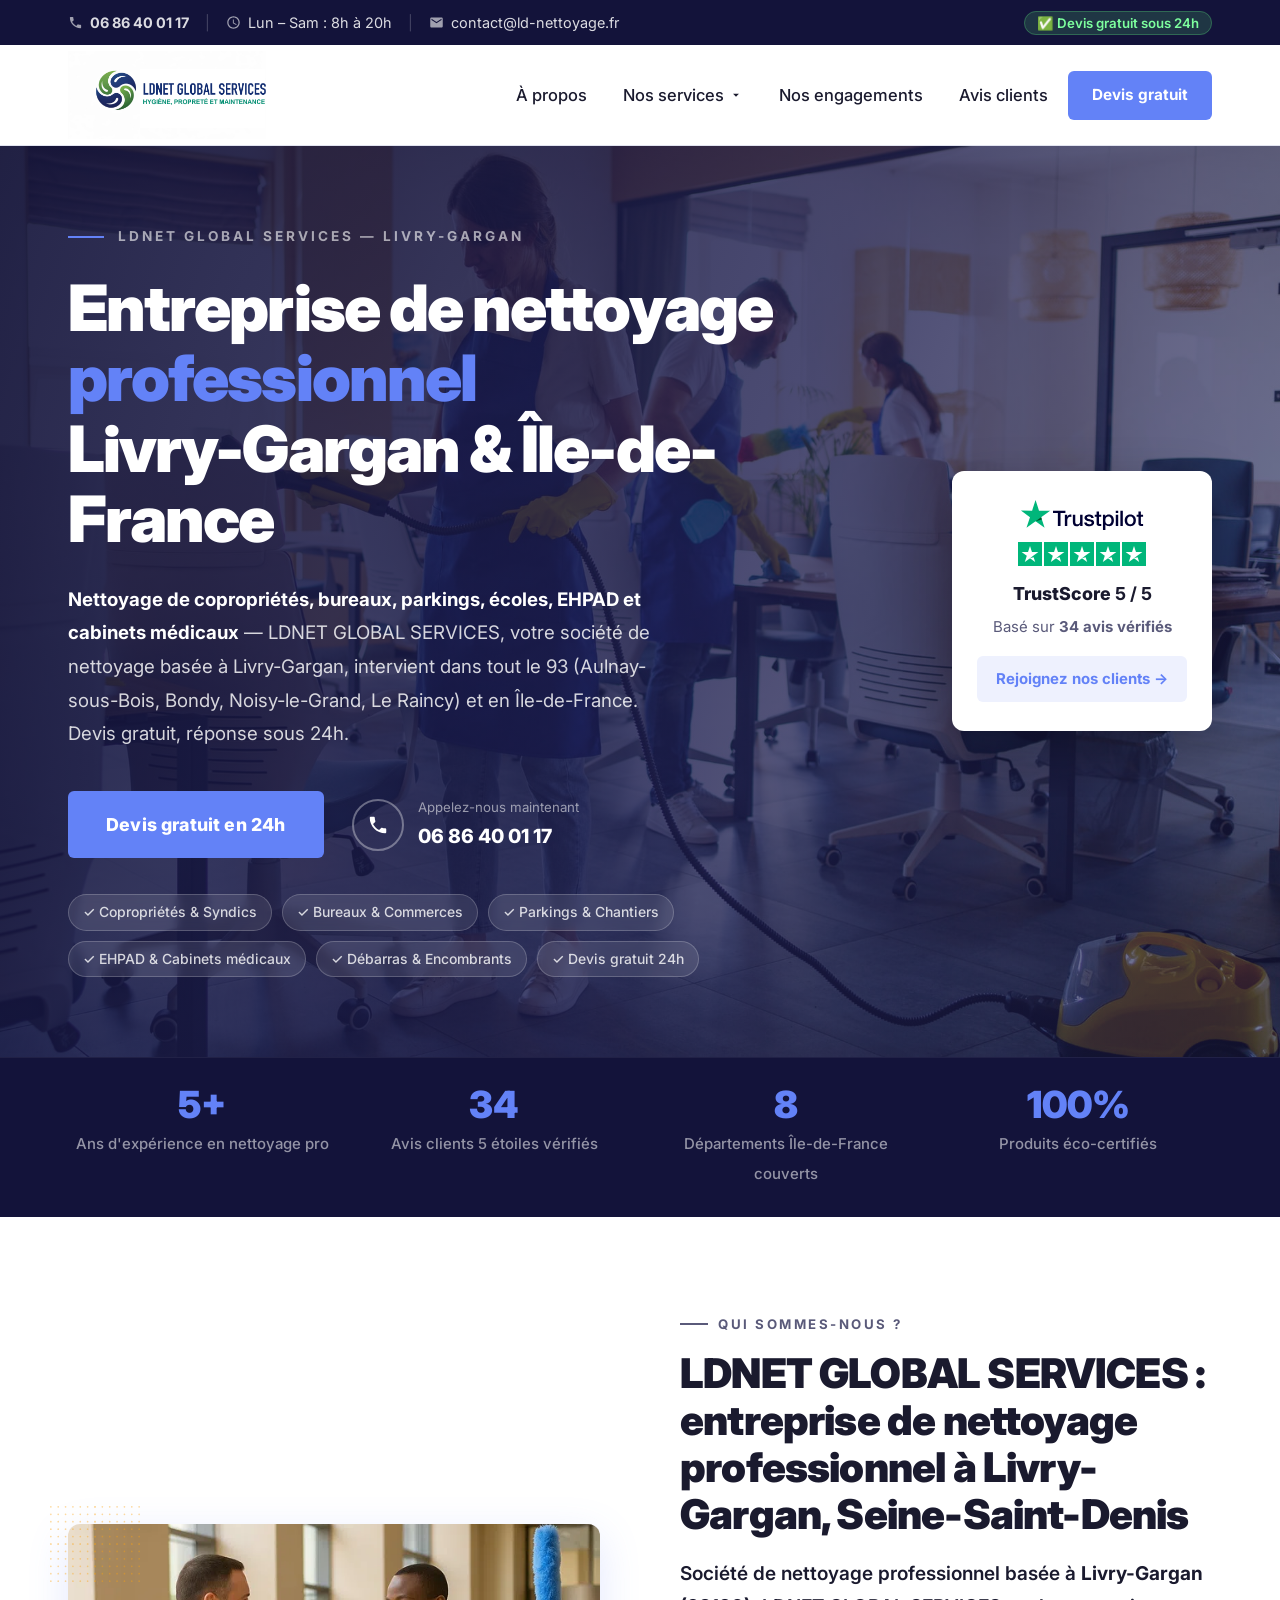
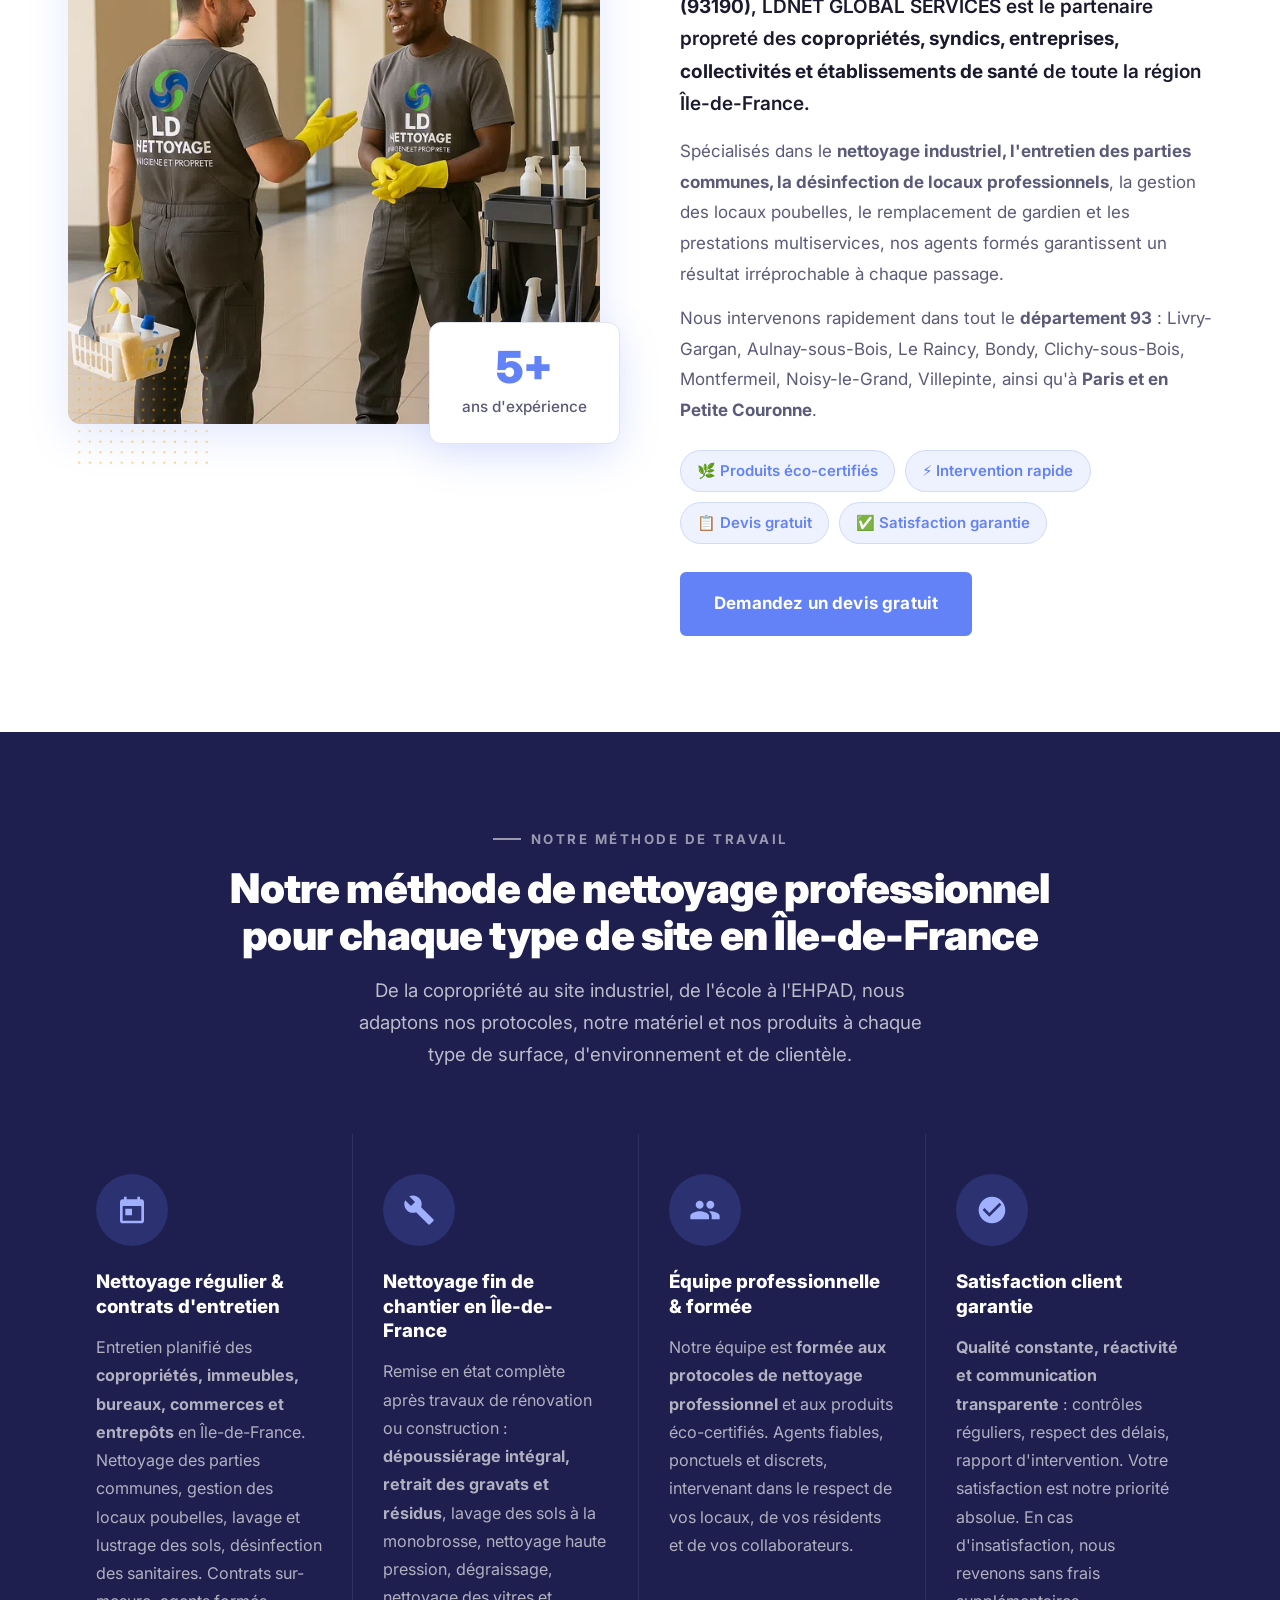
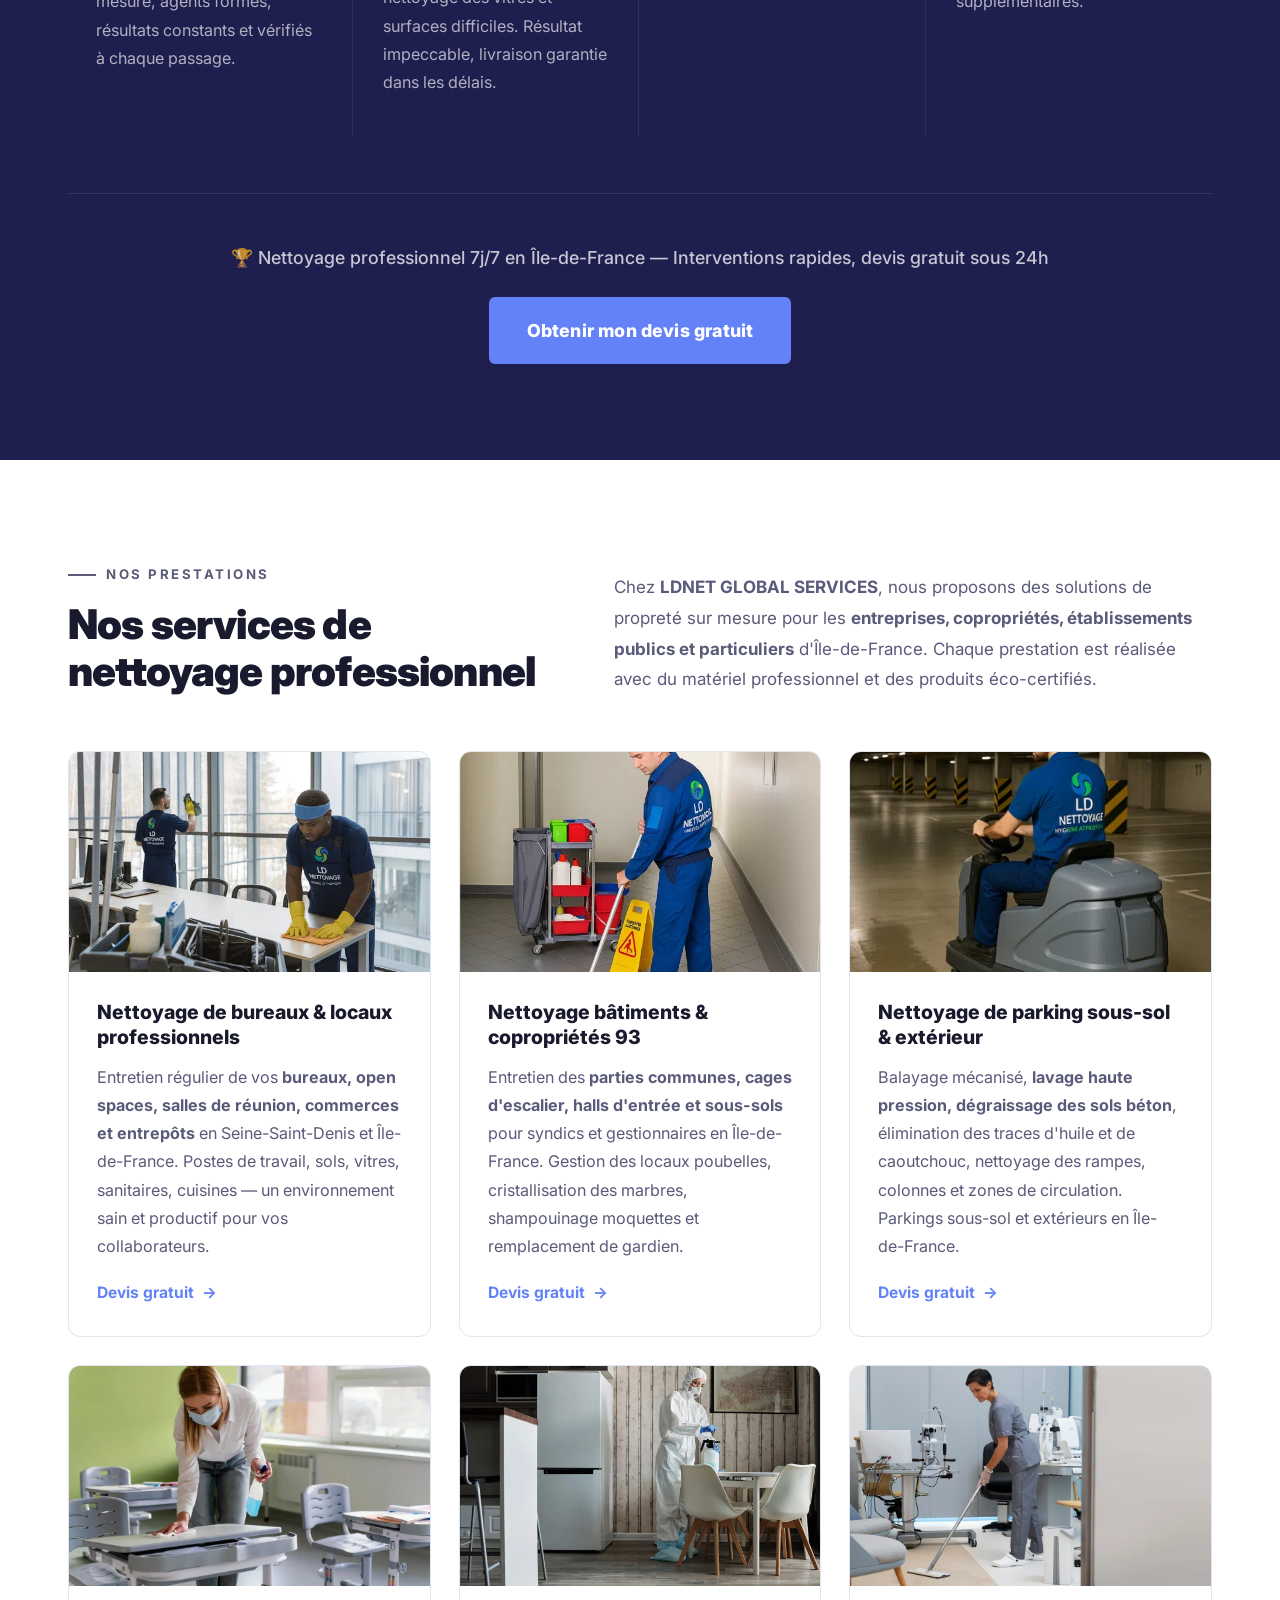
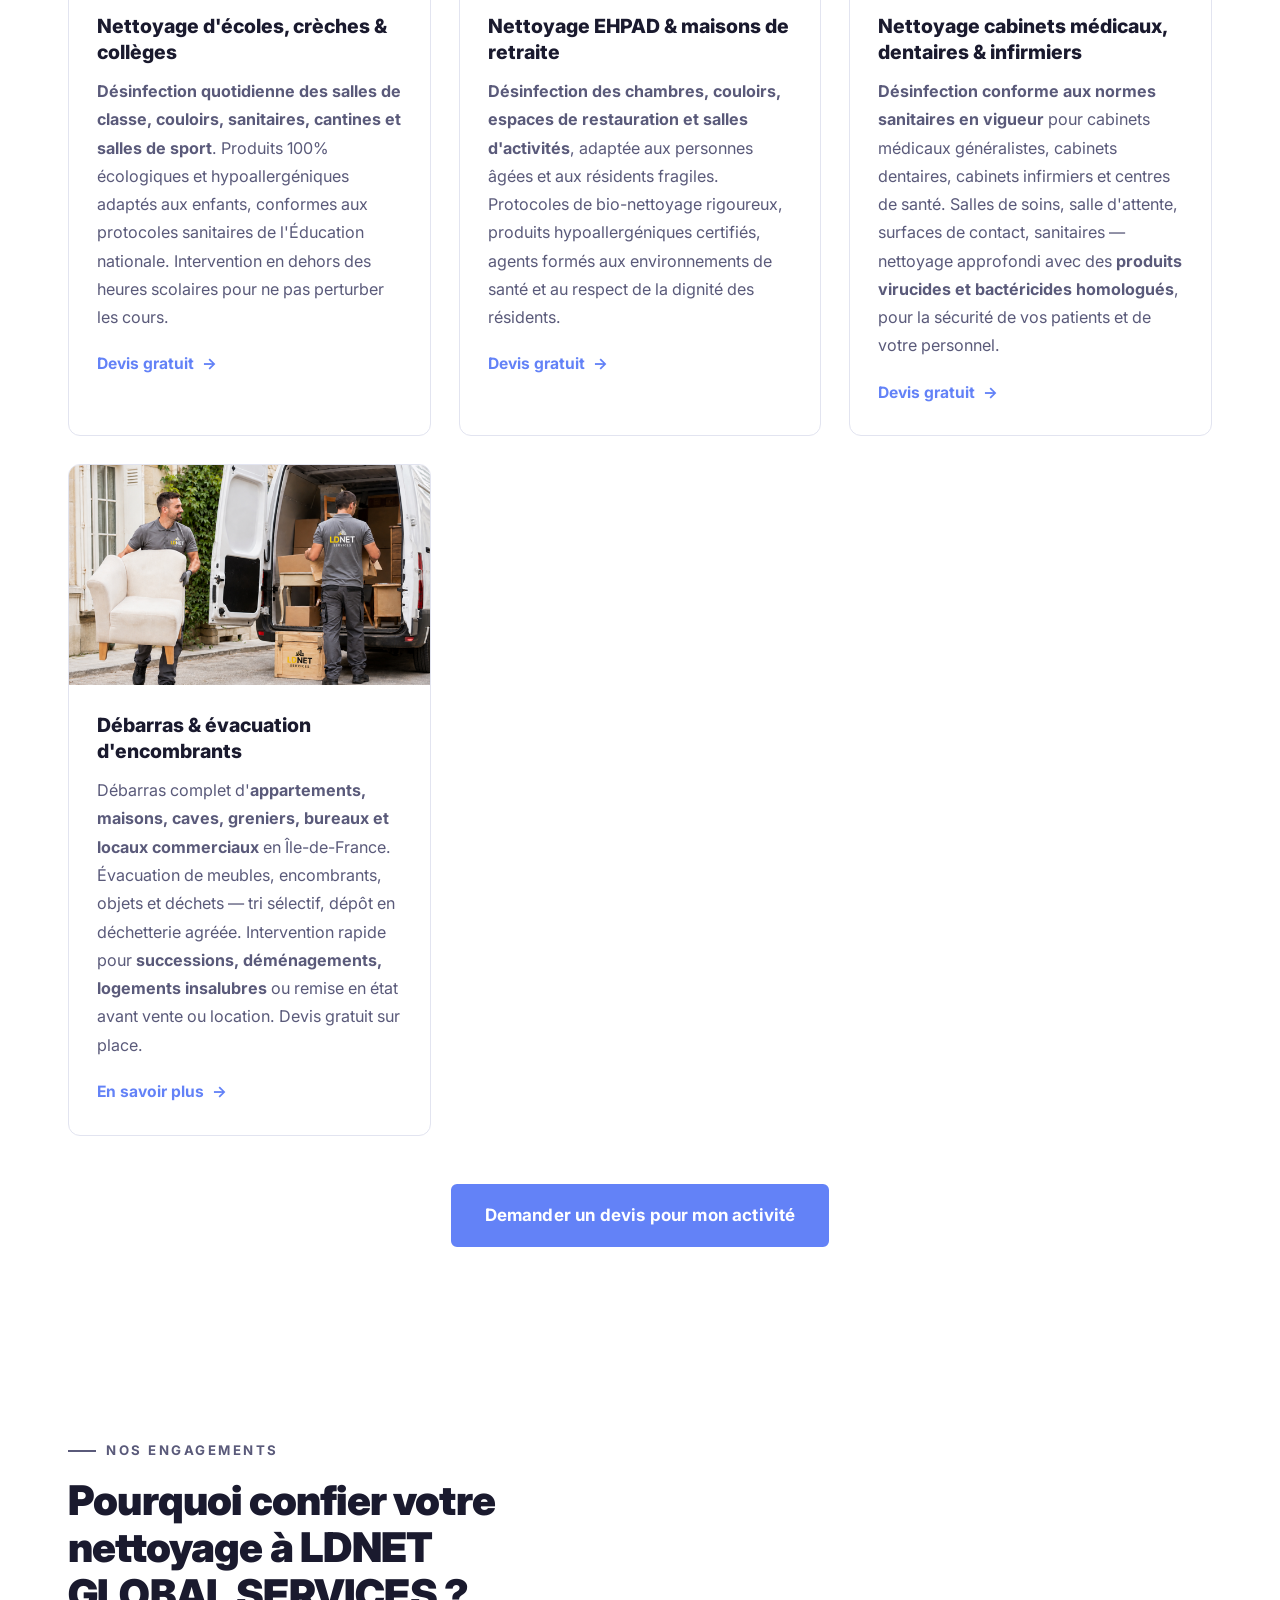
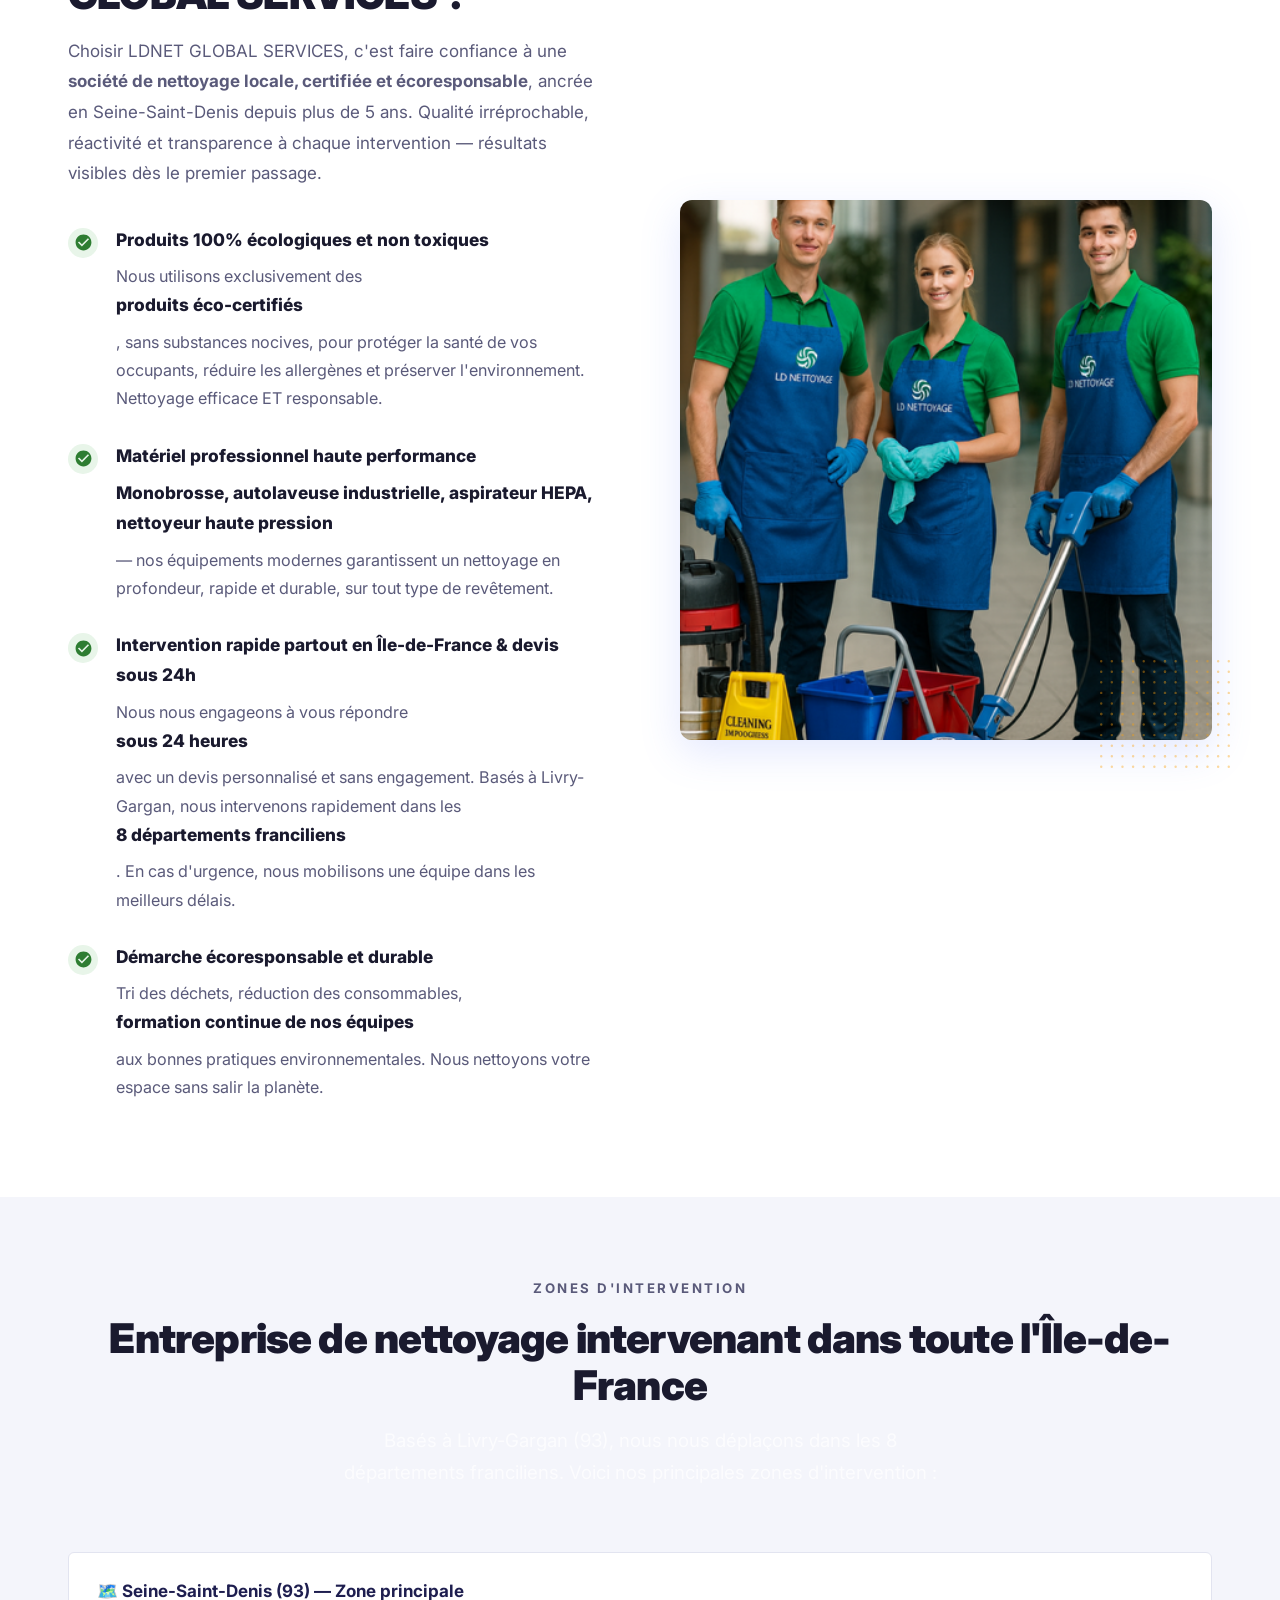
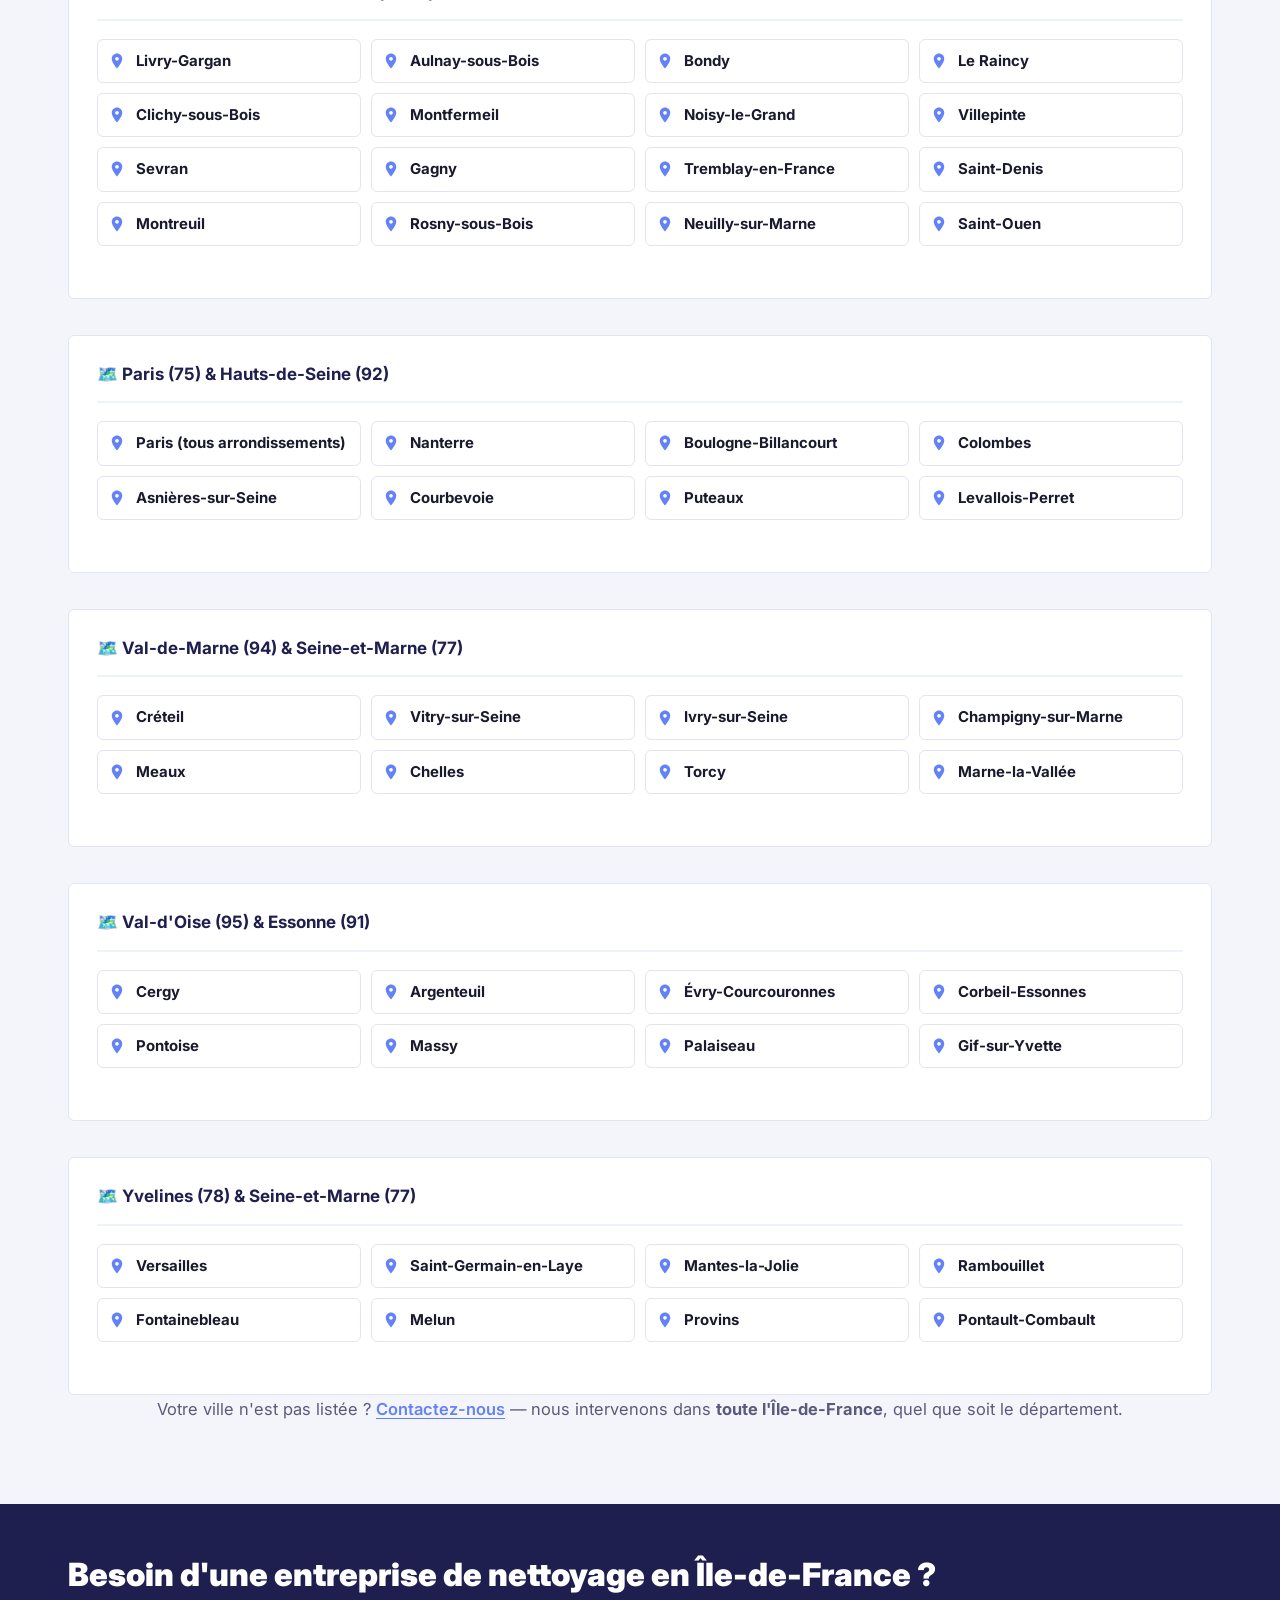
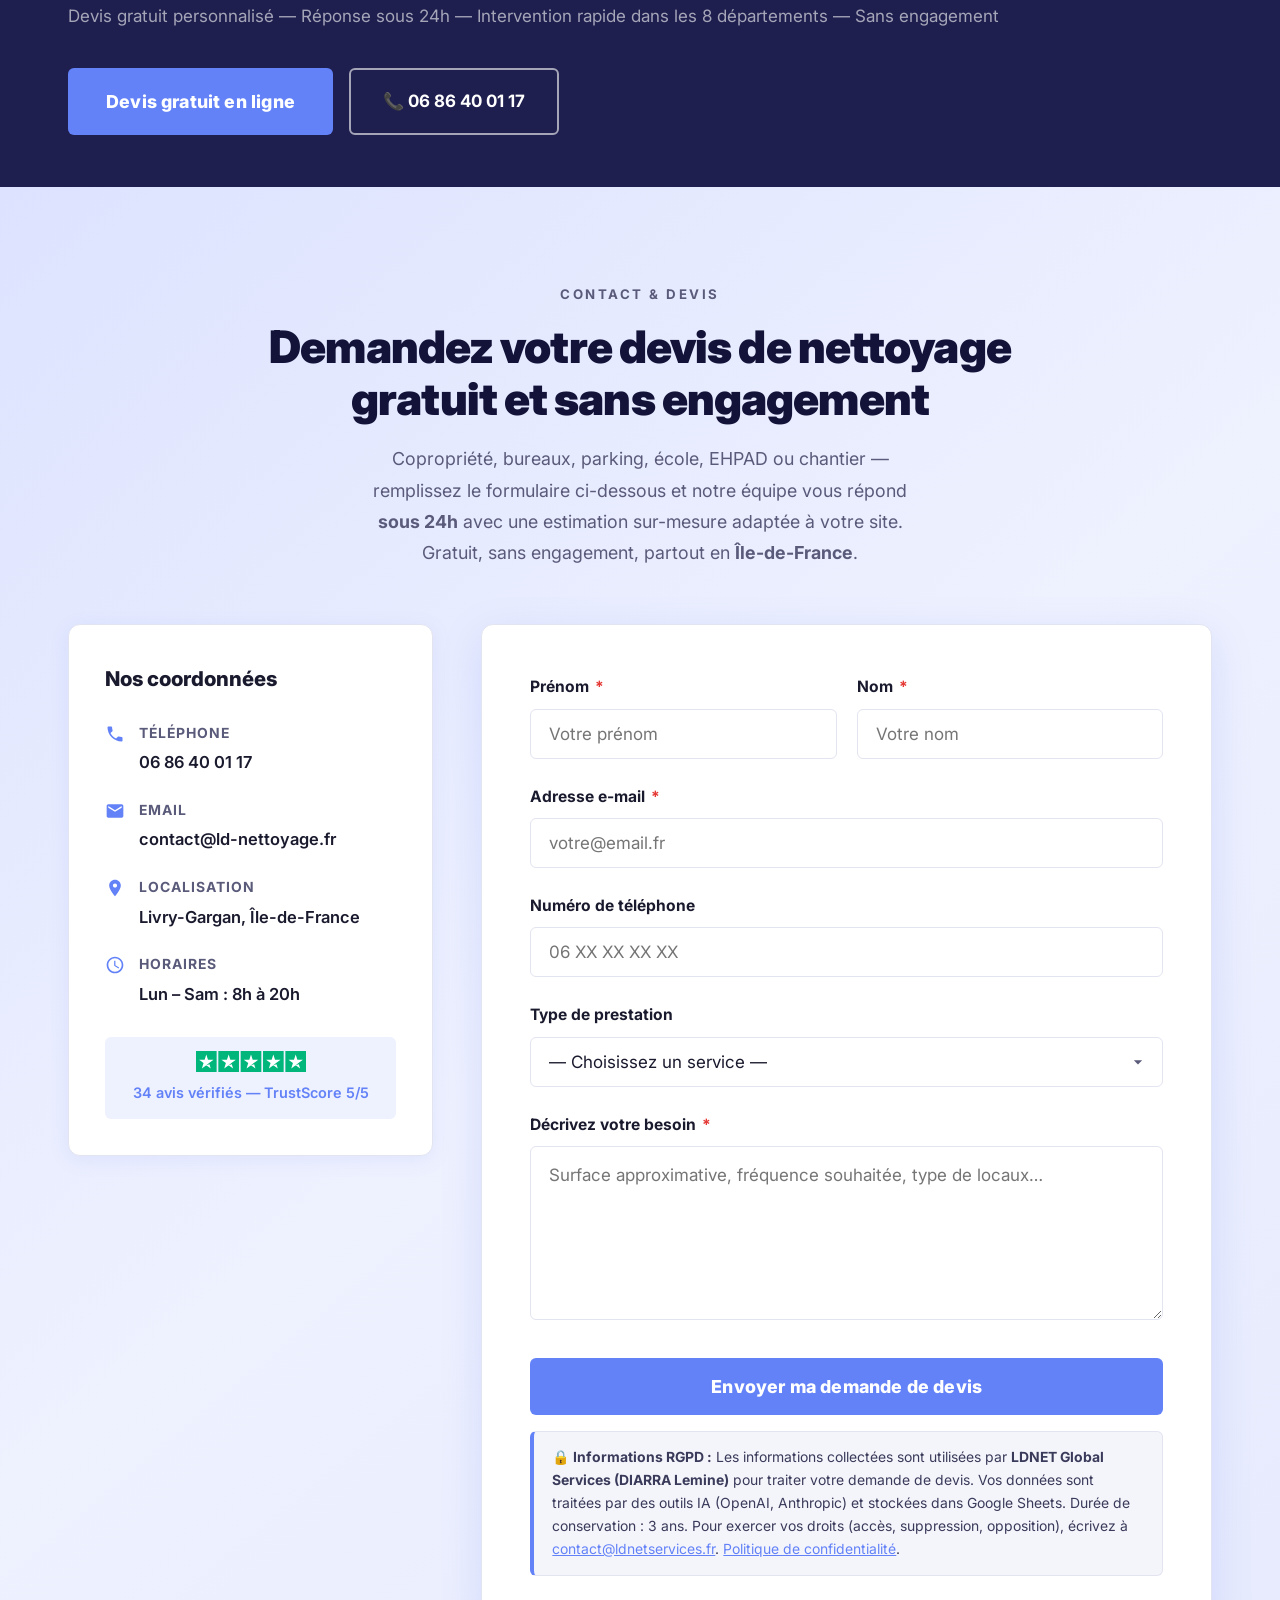
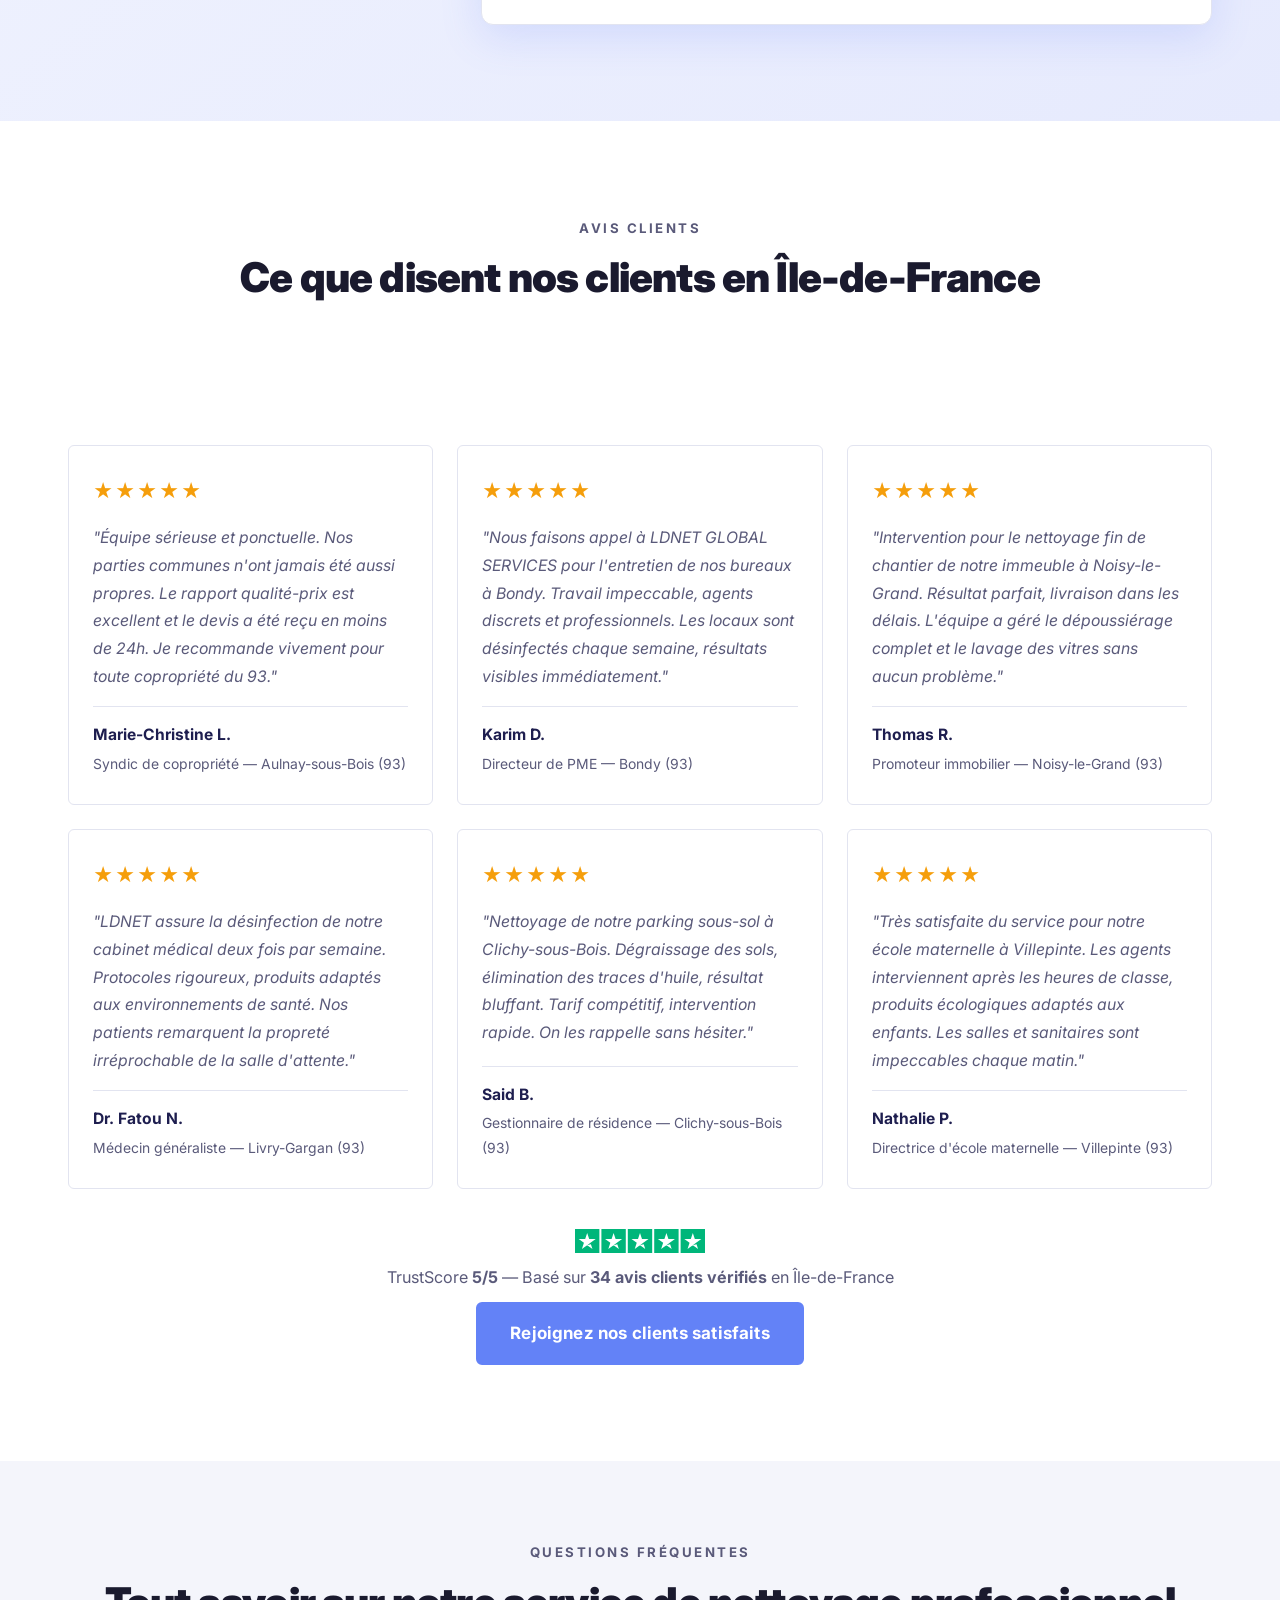
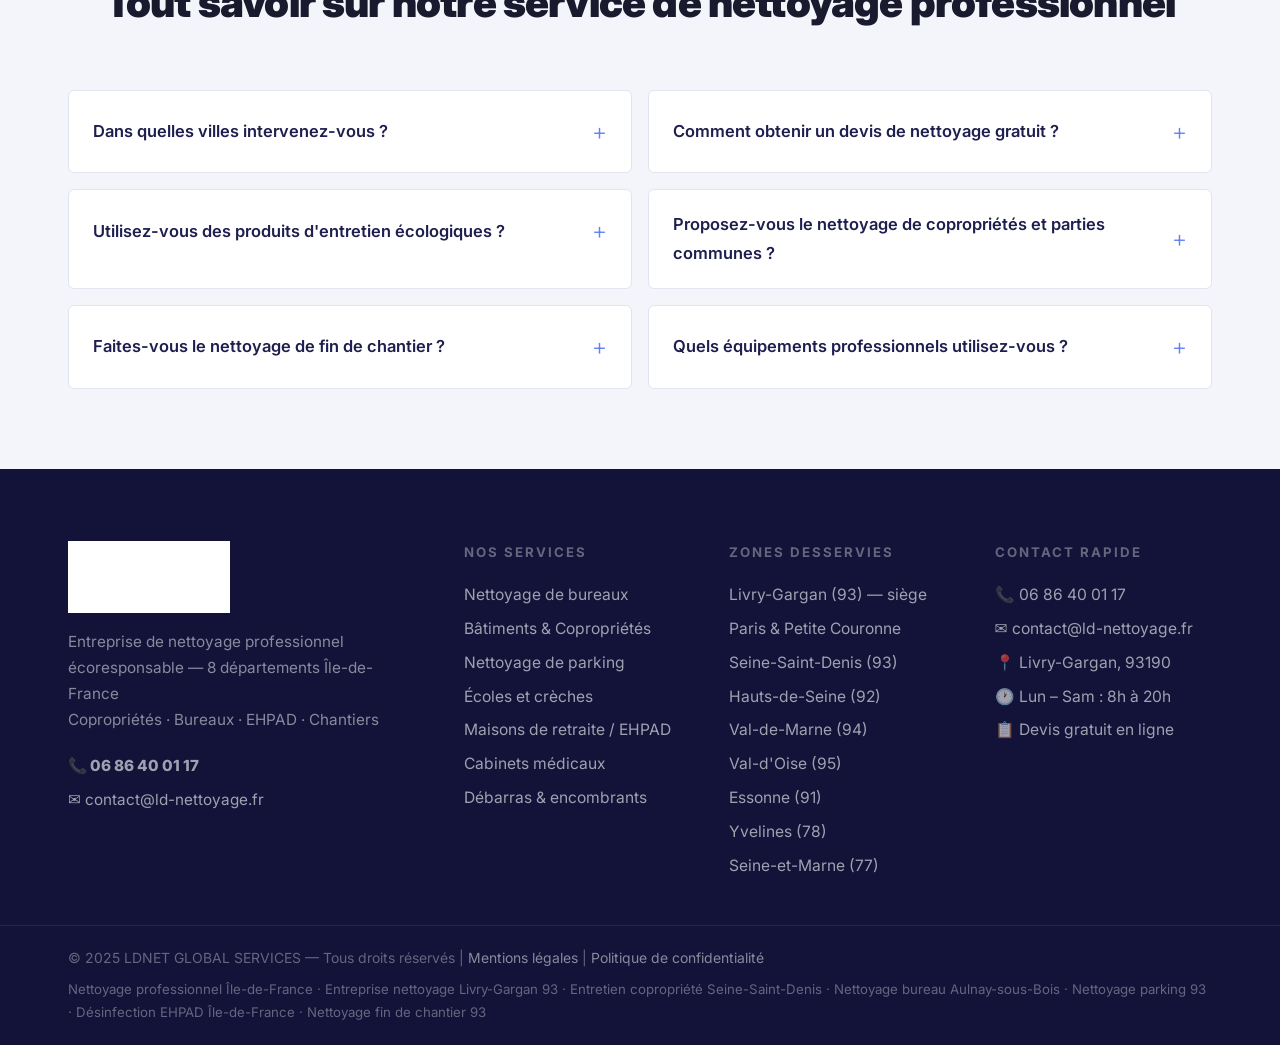
<file: index.html>
<!DOCTYPE html>
<html lang="fr">
<head>
  <meta charset="UTF-8" />
  <meta name="viewport" content="width=device-width, initial-scale=1.0" />

  <!-- SEO PRIMARY -->
  <title>Entreprise de Nettoyage Professionnel Livry-Gargan 93 | LDNET GLOBAL SERVICES | Devis Gratuit</title>
  <meta name="description" content="LDNET GLOBAL SERVICES : entreprise de nettoyage professionnel à Livry-Gargan (93). Nettoyage copropriétés, bureaux, parkings, écoles, EHPAD et cabinets médicaux en Île-de-France. Devis gratuit 24h — 06 86 40 01 17." />
  <meta name="keywords" content="nettoyage professionnel Île-de-France, entreprise nettoyage Livry-Gargan, nettoyage copropriété Seine-Saint-Denis 93, entretien parties communes immeuble, nettoyage bureau Paris banlieue, nettoyage parking sous-sol, société nettoyage Aulnay-sous-Bois, nettoyage industriel Seine-Saint-Denis, devis nettoyage gratuit 93, nettoyage EHPAD maison de retraite, nettoyage cabinet médical dentaire, entreprise propreté Bondy Noisy-le-Grand, nettoyage fin de chantier Île-de-France, prestation multiservices copropriété, entretien locaux professionnels 93, débarras appartement Île-de-France, évacuation encombrants Seine-Saint-Denis, débarras cave grenier succession, débarras logement insalubre 93, enlèvement meubles encombrants" />
  <meta name="robots" content="index, follow, max-snippet:-1, max-image-preview:large, max-video-preview:-1" />
  <meta name="author" content="LDNET GLOBAL SERVICES" />
  <link rel="canonical" href="https://ldnetservices.fr/" />

  <!-- GEO -->
  <meta name="geo.region" content="FR-93" />
  <meta name="geo.placename" content="Livry-Gargan" />
  <meta name="geo.position" content="48.9153;2.5369" />
  <meta name="ICBM" content="48.9153, 2.5369" />

  <!-- OPEN GRAPH -->
  <meta property="og:type" content="website" />
  <meta property="og:site_name" content="LDNET GLOBAL SERVICES" />
  <meta property="og:title" content="Nettoyage Professionnel Livry-Gargan 93 – LDNET GLOBAL SERVICES | Devis Gratuit" />
  <meta property="og:description" content="Entreprise de nettoyage professionnel à Livry-Gargan (93). Copropriétés, bureaux, parkings, EHPAD, cabinets médicaux. Devis gratuit sous 24h, intervention rapide en Île-de-France." />
  <meta property="og:url" content="https://ldnetservices.fr/" />
  <meta property="og:image" content="https://ldnetservices.fr/images/hero.jpg" />
  <meta property="og:image:width" content="1200" />
  <meta property="og:image:height" content="630" />
  <meta property="og:locale" content="fr_FR" />

  <!-- TWITTER CARD -->
  <meta name="twitter:card" content="summary_large_image" />
  <meta name="twitter:title" content="Nettoyage Professionnel 93 – LDNET GLOBAL SERVICES | Devis Gratuit" />
  <meta name="twitter:description" content="Entreprise de nettoyage à Livry-Gargan. Copropriétés, bureaux, parkings, EHPAD. Devis gratuit 24h — 06 86 40 01 17." />
  <meta name="twitter:image" content="https://ldnetservices.fr/images/hero.jpg" />

  <!-- SCHEMA.ORG LocalBusiness + FAQ -->
  <script type="application/ld+json">
  [
    {
      "@context": "https://schema.org",
      "@type": "CleaningService",
      "name": "LDNET GLOBAL SERVICES",
      "description": "Entreprise de nettoyage professionnel et industriel en Île-de-France. Spécialiste du nettoyage de copropriétés, bureaux, parkings, écoles, EHPAD et cabinets médicaux à Livry-Gargan et dans le 93.",
      "url": "https://ldnetservices.fr",
      "telephone": "+33686400117",
      "email": "contact@ld-nettoyage.fr",
      "image": "https://ldnetservices.fr/images/hero.jpg",
      "logo": "https://ldnetservices.fr/images/logo.png",
      "address": {
        "@type": "PostalAddress",
        "streetAddress": "Livry-Gargan",
        "addressLocality": "Livry-Gargan",
        "addressRegion": "Île-de-France",
        "postalCode": "93190",
        "addressCountry": "FR"
      },
      "geo": {
        "@type": "GeoCoordinates",
        "latitude": 48.9153,
        "longitude": 2.5369
      },
      "areaServed": [
        {"@type": "City", "name": "Livry-Gargan"},
        {"@type": "City", "name": "Aulnay-sous-Bois"},
        {"@type": "City", "name": "Bondy"},
        {"@type": "City", "name": "Le Raincy"},
        {"@type": "City", "name": "Clichy-sous-Bois"},
        {"@type": "City", "name": "Montfermeil"},
        {"@type": "City", "name": "Noisy-le-Grand"},
        {"@type": "City", "name": "Villepinte"},
        {"@type": "City", "name": "Sevran"},
        {"@type": "City", "name": "Gagny"},
        {"@type": "City", "name": "Tremblay-en-France"},
        {"@type": "City", "name": "Saint-Denis"},
        {"@type": "City", "name": "Montreuil"},
        {"@type": "City", "name": "Saint-Ouen"},
        {"@type": "City", "name": "Rosny-sous-Bois"},
        {"@type": "City", "name": "Neuilly-sur-Marne"},
        {"@type": "City", "name": "Paris"},
        {"@type": "City", "name": "Nanterre"},
        {"@type": "City", "name": "Boulogne-Billancourt"},
        {"@type": "City", "name": "Colombes"},
        {"@type": "City", "name": "Créteil"},
        {"@type": "City", "name": "Versailles"},
        {"@type": "City", "name": "Meaux"},
        {"@type": "City", "name": "Chelles"},
        {"@type": "City", "name": "Cergy"},
        {"@type": "City", "name": "Évry-Courcouronnes"},
        {"@type": "City", "name": "Massy"},
        {"@type": "AdministrativeArea", "name": "Seine-Saint-Denis"},
        {"@type": "AdministrativeArea", "name": "Hauts-de-Seine"},
        {"@type": "AdministrativeArea", "name": "Val-de-Marne"},
        {"@type": "AdministrativeArea", "name": "Val-d'Oise"},
        {"@type": "AdministrativeArea", "name": "Essonne"},
        {"@type": "AdministrativeArea", "name": "Yvelines"},
        {"@type": "AdministrativeArea", "name": "Seine-et-Marne"},
        {"@type": "AdministrativeArea", "name": "Île-de-France"}
      ],
      "openingHoursSpecification": [
        {"@type": "OpeningHoursSpecification", "dayOfWeek": ["Monday","Tuesday","Wednesday","Thursday","Friday","Saturday"], "opens": "08:00", "closes": "20:00"}
      ],
      "aggregateRating": {
        "@type": "AggregateRating",
        "ratingValue": "5",
        "bestRating": "5",
        "reviewCount": "34"
      },
      "priceRange": "€€",
      "hasOfferCatalog": {
        "@type": "OfferCatalog",
        "name": "Services de nettoyage professionnel",
        "itemListElement": [
          {"@type": "Offer", "itemOffered": {"@type": "Service", "name": "Nettoyage de bureaux et locaux professionnels", "description": "Entretien régulier de bureaux, open spaces, salles de réunion et sanitaires en Île-de-France."}},
          {"@type": "Offer", "itemOffered": {"@type": "Service", "name": "Nettoyage de copropriétés et bâtiments", "description": "Entretien des parties communes, cages d'escalier, halls d'entrée et locaux poubelles."}},
          {"@type": "Offer", "itemOffered": {"@type": "Service", "name": "Nettoyage de parking", "description": "Balayage, lavage haute pression, dégraissage et entretien de parkings sous-sol et extérieurs."}},
          {"@type": "Offer", "itemOffered": {"@type": "Service", "name": "Nettoyage d'écoles et crèches", "description": "Désinfection de salles de classe, sanitaires et cantines avec des produits éco-certifiés."}},
          {"@type": "Offer", "itemOffered": {"@type": "Service", "name": "Nettoyage de maisons de retraite et EHPAD", "description": "Désinfection des chambres et espaces communs adaptée aux personnes fragiles."}},
          {"@type": "Offer", "itemOffered": {"@type": "Service", "name": "Nettoyage de cabinets médicaux et dentaires", "description": "Nettoyage et désinfection conforme aux normes sanitaires pour professionnels de santé."}},
          {"@type": "Offer", "itemOffered": {"@type": "Service", "name": "Nettoyage fin de chantier", "description": "Remise en état après travaux : dépoussiérage, retrait de gravats, lavage sol, nettoyage vitres."}},
          {"@type": "Offer", "itemOffered": {"@type": "Service", "name": "Débarras et évacuation d'encombrants", "description": "Débarras d'appartements, caves, bureaux et locaux. Évacuation meubles et encombrants, tri sélectif, dépôt en déchetterie. Successions, déménagements, logements insalubres.", "url": "https://ldnetservices.fr/debarras"}}
        ]
      }
    },
    {
      "@context": "https://schema.org",
      "@type": "FAQPage",
      "mainEntity": [
        {
          "@type": "Question",
          "name": "Quelles zones géographiques couvrez-vous ?",
          "acceptedAnswer": {"@type": "Answer", "text": "LDNET GLOBAL SERVICES intervient dans tout le département de la Seine-Saint-Denis (93) et en Île-de-France : Livry-Gargan, Aulnay-sous-Bois, Le Raincy, Bondy, Noisy-le-Grand, Clichy-sous-Bois, Montfermeil, Villepinte, Paris et la Petite Couronne. Contactez-nous pour vérifier votre secteur."}
        },
        {
          "@type": "Question",
          "name": "Proposez-vous des devis gratuits ?",
          "acceptedAnswer": {"@type": "Answer", "text": "Oui, nous proposons des devis gratuits et sans engagement. Remplissez notre formulaire en ligne ou appelez-nous au 06 86 40 01 17 et nous vous répondons sous 24 heures avec une estimation personnalisée."}
        },
        {
          "@type": "Question",
          "name": "Utilisez-vous des produits d'entretien écologiques ?",
          "acceptedAnswer": {"@type": "Answer", "text": "Oui, LDNET GLOBAL SERVICES utilise exclusivement des produits éco-certifiés, non toxiques et sans substances nocives. Nos produits sont adaptés à tous les types d'environnements, y compris les écoles, crèches et établissements de santé accueillant des personnes fragiles."}
        },
        {
          "@type": "Question",
          "name": "Intervenez-vous pour les copropriétés et syndics ?",
          "acceptedAnswer": {"@type": "Answer", "text": "Oui, nous sommes spécialisés dans l'entretien des copropriétés : nettoyage des parties communes, cages d'escalier, halls d'entrée, locaux poubelles, gestion des gardiens et multiservices. Nous travaillons avec les syndics et gestionnaires de biens en Île-de-France."}
        },
        {
          "@type": "Question",
          "name": "Quels sont vos horaires d'intervention ?",
          "acceptedAnswer": {"@type": "Answer", "text": "Notre équipe est disponible du lundi au samedi de 8h à 20h. Nous pouvons adapter nos horaires d'intervention pour minimiser la gêne dans vos locaux ou votre copropriété."}
        }
      ]
    }
  ]
  </script>

  <link rel="stylesheet" href="css/styles.css" />
  <link rel="preconnect" href="https://fonts.googleapis.com" />
  <link rel="preconnect" href="https://fonts.gstatic.com" crossorigin />
  <link href="https://fonts.googleapis.com/css2?family=Inter:ital,wght@0,300;0,400;0,500;0,600;0,700;0,800;0,900;1,400&display=swap" rel="stylesheet" />
</head>
<body>

  <!-- ===== TOPBAR ===== -->
  <div class="topbar">
    <div class="container topbar__inner">
      <div class="topbar__left">
        <a href="tel:0686400117" class="topbar__item">
          <svg viewBox="0 0 24 24" fill="currentColor"><path d="M6.6 10.8c1.4 2.8 3.8 5.1 6.6 6.6l2.2-2.2c.3-.3.7-.4 1-.2 1.1.4 2.3.6 3.6.6.6 0 1 .4 1 1V20c0 .6-.4 1-1 1-9.4 0-17-7.6-17-17 0-.6.4-1 1-1h3.5c.6 0 1 .4 1 1 0 1.3.2 2.5.6 3.6.1.3 0 .7-.2 1L6.6 10.8z"/></svg>
          <strong>06 86 40 01 17</strong>
        </a>
        <span class="topbar__sep">|</span>
        <span class="topbar__item">
          <svg viewBox="0 0 24 24" fill="currentColor"><path d="M11.99 2C6.47 2 2 6.48 2 12s4.47 10 9.99 10C17.52 22 22 17.52 22 12S17.52 2 11.99 2zM12 20c-4.42 0-8-3.58-8-8s3.58-8 8-8 8 3.58 8 8-3.58 8-8 8zm.5-13H11v6l5.25 3.15.75-1.23-4.5-2.67V7z"/></svg>
          Lun – Sam : 8h à 20h
        </span>
        <span class="topbar__sep">|</span>
        <a href="mailto:contact@ld-nettoyage.fr" class="topbar__item">
          <svg viewBox="0 0 24 24" fill="currentColor"><path d="M20 4H4c-1.1 0-2 .9-2 2v12c0 1.1.9 2 2 2h16c1.1 0 2-.9 2-2V6c0-1.1-.9-2-2-2zm0 4l-8 5-8-5V6l8 5 8-5v2z"/></svg>
          contact@ld-nettoyage.fr
        </a>
      </div>
      <div class="topbar__right">
        <span class="topbar__badge">✅ Devis gratuit sous 24h</span>
      </div>
    </div>
  </div>

  <!-- ===== HEADER ===== -->
  <header class="header" id="header">
    <div class="container header__inner">
      <a href="#" class="logo" aria-label="LDNET GLOBAL SERVICES - Accueil">
        <img src="images/logo.png" alt="LDNET GLOBAL SERVICES – Entreprise de nettoyage professionnel Île-de-France" width="180" height="56" />
      </a>
      <button class="nav__toggle" id="navToggle" aria-label="Ouvrir le menu" aria-expanded="false">
        <span></span><span></span><span></span>
      </button>
      <nav class="nav" id="nav" aria-label="Navigation principale">
        <ul class="nav__list">
          <li><a href="#about" class="nav__link">À propos</a></li>
          <li class="has-dropdown">
            <a href="#services" class="nav__link">
              Nos services
              <svg viewBox="0 0 24 24" fill="currentColor" width="14" height="14" aria-hidden="true"><path d="M7 10l5 5 5-5z"/></svg>
            </a>
            <ul class="dropdown" role="menu">
              <li role="menuitem"><a href="#service-bureaux">🏢 Nettoyage de bureaux</a></li>
              <li role="menuitem"><a href="#service-batiments">🏬 Bâtiments &amp; Copropriétés</a></li>
              <li role="menuitem"><a href="#service-parking">🅿️ Nettoyage de parking</a></li>
              <li role="menuitem"><a href="#service-ecoles">🏫 Écoles et crèches</a></li>
              <li role="menuitem"><a href="#service-ehpad">🏥 Maisons de retraite</a></li>
              <li role="menuitem"><a href="#service-medical">⚕️ Cabinets médicaux</a></li>
              <li role="menuitem"><a href="/debarras">🗑️ Débarras & évacuation</a></li>
            </ul>
          </li>
          <li><a href="#why" class="nav__link">Nos engagements</a></li>
          <li><a href="#avis" class="nav__link">Avis clients</a></li>
          <li><a href="#devis" class="btn-nav">Devis gratuit</a></li>
        </ul>
      </nav>
    </div>
  </header>

  <!-- ===== HERO ===== -->
  <section class="hero" id="hero" aria-label="Bannière principale">
    <div class="hero__bg" style="background-image:url('images/hero.jpg')" role="img" aria-label="Équipe LDNET GLOBAL SERVICES en intervention de nettoyage professionnel en Île-de-France"></div>
    <div class="hero__overlay"></div>
    <div class="container hero__inner">
      <div class="hero__content">
        <div class="hero__eyebrow">
          <span class="hero__line" aria-hidden="true"></span>
          <span>LDNET GLOBAL SERVICES — LIVRY-GARGAN</span>
        </div>
        <h1 class="hero__title">
          Entreprise de nettoyage<br/>
          <span class="hero__title-accent">professionnel</span><br/>
          Livry-Gargan &amp; Île-de-France
        </h1>
        <p class="hero__desc">
          <strong>Nettoyage de copropriétés, bureaux, parkings, écoles, EHPAD et cabinets médicaux</strong> — LDNET GLOBAL SERVICES, votre société de nettoyage basée à Livry-Gargan, intervient dans tout le 93 (Aulnay-sous-Bois, Bondy, Noisy-le-Grand, Le Raincy) et en Île-de-France. Devis gratuit, réponse sous 24h.
        </p>
        <div class="hero__cta">
          <a href="#devis" class="btn-hero">Devis gratuit en 24h</a>
          <a href="tel:0686400117" class="hero__call">
            <span class="hero__call-icon" aria-hidden="true">
              <svg viewBox="0 0 24 24" fill="currentColor"><path d="M6.6 10.8c1.4 2.8 3.8 5.1 6.6 6.6l2.2-2.2c.3-.3.7-.4 1-.2 1.1.4 2.3.6 3.6.6.6 0 1 .4 1 1V20c0 .6-.4 1-1 1-9.4 0-17-7.6-17-17 0-.6.4-1 1-1h3.5c.6 0 1 .4 1 1 0 1.3.2 2.5.6 3.6.1.3 0 .7-.2 1L6.6 10.8z"/></svg>
            </span>
            <span>
              <small>Appelez-nous maintenant</small>
              <strong>06 86 40 01 17</strong>
            </span>
          </a>
        </div>
        <div class="hero__tags" aria-label="Services disponibles">
          <span>✓ Copropriétés & Syndics</span>
          <span>✓ Bureaux & Commerces</span>
          <span>✓ Parkings & Chantiers</span>
          <span>✓ EHPAD & Cabinets médicaux</span>
          <span>✓ Débarras & Encombrants</span>
          <span>✓ Devis gratuit 24h</span>
        </div>
      </div>
      <div class="hero__trust" aria-label="Avis clients Trustpilot">
        <div class="trust-box">
          <img src="images/trustpilot.svg" alt="Trustpilot" class="trust-box__logo" width="130" height="28" />
          <img src="images/stars.svg" alt="Note 5 étoiles sur 5" class="trust-box__stars" width="140" height="26" />
          <p class="trust-box__score">TrustScore <strong>5 / 5</strong></p>
          <p class="trust-box__reviews">Basé sur <strong>34 avis vérifiés</strong></p>
          <a href="#devis" class="trust-box__cta">Rejoignez nos clients →</a>
        </div>
      </div>
    </div>
  </section>

  <!-- ===== STATS BAR ===== -->
  <div class="stats-bar" aria-label="Chiffres clés">
    <div class="container stats-bar__inner">
      <div class="stat">
        <span class="stat__num">5+</span>
        <span class="stat__label">Ans d'expérience en nettoyage pro</span>
      </div>
      <div class="stat">
        <span class="stat__num">34</span>
        <span class="stat__label">Avis clients 5 étoiles vérifiés</span>
      </div>
      <div class="stat">
        <span class="stat__num">8</span>
        <span class="stat__label">Départements Île-de-France couverts</span>
      </div>
      <div class="stat">
        <span class="stat__num">100%</span>
        <span class="stat__label">Produits éco-certifiés</span>
      </div>
    </div>
  </div>

  <!-- ===== ABOUT ===== -->
  <section class="about section" id="about" aria-labelledby="about-title">
    <div class="container about__inner">
      <div class="about__media">
        <img src="images/dots.svg" alt="" class="about__dots about__dots--tl" aria-hidden="true" />
        <img src="images/about.webp" alt="Équipe LDNET GLOBAL SERVICES en uniforme lors d'une intervention de nettoyage professionnel à Livry-Gargan Seine-Saint-Denis" class="about__photo" width="580" height="480" loading="lazy" />
        <div class="about__counter" aria-label="Clients satisfaits">
          <span class="counter__num">5+</span>
          <span class="counter__label">ans d'expérience</span>
        </div>
        <img src="images/dots.svg" alt="" class="about__dots about__dots--br" aria-hidden="true" />
      </div>
      <div class="about__content">
        <p class="section-tag">QUI SOMMES-NOUS ?</p>
        <h2 class="section-title" id="about-title">LDNET GLOBAL SERVICES : entreprise de nettoyage professionnel à Livry-Gargan, Seine-Saint-Denis</h2>
        <p class="about__lead">Société de nettoyage professionnel basée à <strong>Livry-Gargan (93190)</strong>, LDNET GLOBAL SERVICES est le partenaire propreté des <strong>copropriétés, syndics, entreprises, collectivités et établissements de santé</strong> de toute la région Île-de-France.</p>
        <p class="about__text">Spécialisés dans le <strong>nettoyage industriel, l'entretien des parties communes, la désinfection de locaux professionnels</strong>, la gestion des locaux poubelles, le remplacement de gardien et les prestations multiservices, nos agents formés garantissent un résultat irréprochable à chaque passage.</p>
        <p class="about__text">Nous intervenons rapidement dans tout le <strong>département 93</strong> : Livry-Gargan, Aulnay-sous-Bois, Le Raincy, Bondy, Clichy-sous-Bois, Montfermeil, Noisy-le-Grand, Villepinte, ainsi qu'à <strong>Paris et en Petite Couronne</strong>.</p>
        <div class="about__badges">
          <span class="badge">🌿 Produits éco-certifiés</span>
          <span class="badge">⚡ Intervention rapide</span>
          <span class="badge">📋 Devis gratuit</span>
          <span class="badge">✅ Satisfaction garantie</span>
        </div>
        <a href="#devis" class="btn-primary">Demandez un devis gratuit</a>
      </div>
    </div>
  </section>

  <!-- ===== COMMENT NOUS TRAVAILLONS ===== -->
  <section class="how section--dark" id="how" aria-labelledby="how-title">
    <div class="container">
      <div class="section-header--center">
        <p class="section-tag section-tag--light">NOTRE MÉTHODE DE TRAVAIL</p>
        <h2 class="section-title section-title--light" id="how-title">Notre méthode de nettoyage professionnel<br/>pour chaque type de site en Île-de-France</h2>
        <p class="section-subtitle">De la copropriété au site industriel, de l'école à l'EHPAD, nous adaptons nos protocoles, notre matériel et nos produits à chaque type de surface, d'environnement et de clientèle.</p>
      </div>
      <div class="how__grid">
        <article class="how-card">
          <div class="how-card__icon" aria-hidden="true">
            <svg viewBox="0 0 24 24" fill="currentColor"><path d="M19 4h-1V2h-2v2H8V2H6v2H5c-1.11 0-1.99.9-1.99 2L3 20c0 1.1.89 2 2 2h14c1.1 0 2-.9 2-2V6c0-1.1-.9-2-2-2zm0 16H5V9h14v11zM7 11h5v5H7z"/></svg>
          </div>
          <h3>Nettoyage régulier & contrats d'entretien</h3>
          <p>Entretien planifié des <strong>copropriétés, immeubles, bureaux, commerces et entrepôts</strong> en Île-de-France. Nettoyage des parties communes, gestion des locaux poubelles, lavage et lustrage des sols, désinfection des sanitaires. Contrats sur-mesure, agents formés, résultats constants et vérifiés à chaque passage.</p>
        </article>
        <article class="how-card">
          <div class="how-card__icon" aria-hidden="true">
            <svg viewBox="0 0 24 24" fill="currentColor"><path d="M22.7 19l-9.1-9.1c.9-2.3.4-5-1.5-6.9-2-2-5-2.4-7.4-1.3L9 6 6 9 1.6 4.7C.4 7.1.9 10.1 2.9 12.1c1.9 1.9 4.6 2.4 6.9 1.5l9.1 9.1c.4.4 1 .4 1.4 0l2.3-2.3c.5-.4.5-1.1.1-1.4z"/></svg>
          </div>
          <h3>Nettoyage fin de chantier en Île-de-France</h3>
          <p>Remise en état complète après travaux de rénovation ou construction : <strong>dépoussiérage intégral, retrait des gravats et résidus</strong>, lavage des sols à la monobrosse, nettoyage haute pression, dégraissage, nettoyage des vitres et surfaces difficiles. Résultat impeccable, livraison garantie dans les délais.</p>
        </article>
        <article class="how-card">
          <div class="how-card__icon" aria-hidden="true">
            <svg viewBox="0 0 24 24" fill="currentColor"><path d="M16 11c1.66 0 2.99-1.34 2.99-3S17.66 5 16 5c-1.66 0-3 1.34-3 3s1.34 3 3 3zm-8 0c1.66 0 2.99-1.34 2.99-3S9.66 5 8 5C6.34 5 5 6.34 5 8s1.34 3 3 3zm0 2c-2.33 0-7 1.17-7 3.5V19h14v-2.5c0-2.33-4.67-3.5-7-3.5zm8 0c-.29 0-.62.02-.97.05 1.16.84 1.97 1.97 1.97 3.45V19h6v-2.5c0-2.33-4.67-3.5-7-3.5z"/></svg>
          </div>
          <h3>Équipe professionnelle & formée</h3>
          <p>Notre équipe est <strong>formée aux protocoles de nettoyage professionnel</strong> et aux produits éco-certifiés. Agents fiables, ponctuels et discrets, intervenant dans le respect de vos locaux, de vos résidents et de vos collaborateurs.</p>
        </article>
        <article class="how-card">
          <div class="how-card__icon" aria-hidden="true">
            <svg viewBox="0 0 24 24" fill="currentColor"><path d="M12 2C6.48 2 2 6.48 2 12s4.48 10 10 10 10-4.48 10-10S17.52 2 12 2zm-2 15l-5-5 1.41-1.41L10 14.17l7.59-7.59L19 8l-9 9z"/></svg>
          </div>
          <h3>Satisfaction client garantie</h3>
          <p><strong>Qualité constante, réactivité et communication transparente</strong> : contrôles réguliers, respect des délais, rapport d'intervention. Votre satisfaction est notre priorité absolue. En cas d'insatisfaction, nous revenons sans frais supplémentaires.</p>
        </article>
      </div>
      <div class="how__cta">
        <p>🏆 Nettoyage professionnel 7j/7 en Île-de-France — Interventions rapides, devis gratuit sous 24h</p>
        <a href="#devis" class="btn-hero">Obtenir mon devis gratuit</a>
      </div>
    </div>
  </section>

  <!-- ===== SERVICES ===== -->
  <section class="services section" id="services" aria-labelledby="services-title">
    <div class="container">
      <div class="services__header">
        <div class="services__header-left">
          <p class="section-tag">NOS PRESTATIONS</p>
          <h2 class="section-title" id="services-title">Nos services de<br/>nettoyage professionnel</h2>
        </div>
        <div class="services__header-right">
          <p>Chez <strong>LDNET GLOBAL SERVICES</strong>, nous proposons des solutions de propreté sur mesure pour les <strong>entreprises, copropriétés, établissements publics et particuliers</strong> d'Île-de-France. Chaque prestation est réalisée avec du matériel professionnel et des produits éco-certifiés.</p>
        </div>
      </div>
      <div class="services__grid">

        <article class="service-card" id="service-bureaux">
          <div class="service-card__img" style="background-image:url('images/service-bureaux.webp')" role="img" aria-label="Nettoyage de bureaux et locaux professionnels en Île-de-France par LDNET GLOBAL SERVICES"></div>
          <div class="service-card__body">
            <h3>Nettoyage de bureaux & locaux professionnels</h3>
            <p>Entretien régulier de vos <strong>bureaux, open spaces, salles de réunion, commerces et entrepôts</strong> en Seine-Saint-Denis et Île-de-France. Postes de travail, sols, vitres, sanitaires, cuisines — un environnement sain et productif pour vos collaborateurs.</p>
            <a href="#devis" class="service-card__link">Devis gratuit <span class="service-card__arrow" aria-hidden="true">→</span></a>
          </div>
        </article>

        <article class="service-card" id="service-batiments">
          <div class="service-card__img" style="background-image:url('images/service-batiments.webp')" role="img" aria-label="Nettoyage de bâtiments et copropriétés parties communes Seine-Saint-Denis 93"></div>
          <div class="service-card__body">
            <h3>Nettoyage bâtiments & copropriétés 93</h3>
            <p>Entretien des <strong>parties communes, cages d'escalier, halls d'entrée et sous-sols</strong> pour syndics et gestionnaires en Île-de-France. Gestion des locaux poubelles, cristallisation des marbres, shampouinage moquettes et remplacement de gardien.</p>
            <a href="#devis" class="service-card__link">Devis gratuit <span class="service-card__arrow" aria-hidden="true">→</span></a>
          </div>
        </article>

        <article class="service-card" id="service-parking">
          <div class="service-card__img" style="background-image:url('images/service-parking.webp')" role="img" aria-label="Nettoyage de parking sous-sol et extérieur haute pression Île-de-France"></div>
          <div class="service-card__body">
            <h3>Nettoyage de parking sous-sol & extérieur</h3>
            <p>Balayage mécanisé, <strong>lavage haute pression, dégraissage des sols béton</strong>, élimination des traces d'huile et de caoutchouc, nettoyage des rampes, colonnes et zones de circulation. Parkings sous-sol et extérieurs en Île-de-France.</p>
            <a href="#devis" class="service-card__link">Devis gratuit <span class="service-card__arrow" aria-hidden="true">→</span></a>
          </div>
        </article>

        <article class="service-card" id="service-ecoles">
          <div class="service-card__img" style="background-image:url('images/service-ecoles.webp')" role="img" aria-label="Nettoyage désinfection écoles crèches et collèges en Seine-Saint-Denis"></div>
          <div class="service-card__body">
            <h3>Nettoyage d'écoles, crèches & collèges</h3>
            <p><strong>Désinfection quotidienne des salles de classe, couloirs, sanitaires, cantines et salles de sport</strong>. Produits 100% écologiques et hypoallergéniques adaptés aux enfants, conformes aux protocoles sanitaires de l'Éducation nationale. Intervention en dehors des heures scolaires pour ne pas perturber les cours.</p>
            <a href="#devis" class="service-card__link">Devis gratuit <span class="service-card__arrow" aria-hidden="true">→</span></a>
          </div>
        </article>

        <article class="service-card" id="service-ehpad">
          <div class="service-card__img" style="background-image:url('images/service-ehpad.webp')" role="img" aria-label="Nettoyage et désinfection EHPAD maison de retraite résidents fragiles Île-de-France"></div>
          <div class="service-card__body">
            <h3>Nettoyage EHPAD & maisons de retraite</h3>
            <p><strong>Désinfection des chambres, couloirs, espaces de restauration et salles d'activités</strong>, adaptée aux personnes âgées et aux résidents fragiles. Protocoles de bio-nettoyage rigoureux, produits hypoallergéniques certifiés, agents formés aux environnements de santé et au respect de la dignité des résidents.</p>
            <a href="#devis" class="service-card__link">Devis gratuit <span class="service-card__arrow" aria-hidden="true">→</span></a>
          </div>
        </article>

        <article class="service-card" id="service-medical">
          <div class="service-card__img" style="background-image:url('images/service-medical.webp')" role="img" aria-label="Nettoyage désinfection cabinets médicaux dentaires infirmiers produits virucides homologués"></div>
          <div class="service-card__body">
            <h3>Nettoyage cabinets médicaux, dentaires & infirmiers</h3>
            <p><strong>Désinfection conforme aux normes sanitaires en vigueur</strong> pour cabinets médicaux généralistes, cabinets dentaires, cabinets infirmiers et centres de santé. Salles de soins, salle d'attente, surfaces de contact, sanitaires — nettoyage approfondi avec des <strong>produits virucides et bactéricides homologués</strong>, pour la sécurité de vos patients et de votre personnel.</p>
            <a href="#devis" class="service-card__link">Devis gratuit <span class="service-card__arrow" aria-hidden="true">→</span></a>
          </div>
        </article>

        <article class="service-card" id="service-debarras">
          <div class="service-card__img" style="background-image:url('images/service-debarras.jpg')" role="img" aria-label="Débarras et évacuation d'encombrants appartements caves locaux Île-de-France par LDNET GLOBAL SERVICES"></div>
          <div class="service-card__body">
            <h3>Débarras & évacuation d'encombrants</h3>
            <p>Débarras complet d'<strong>appartements, maisons, caves, greniers, bureaux et locaux commerciaux</strong> en Île-de-France. Évacuation de meubles, encombrants, objets et déchets — tri sélectif, dépôt en déchetterie agréée. Intervention rapide pour <strong>successions, déménagements, logements insalubres</strong> ou remise en état avant vente ou location. Devis gratuit sur place.</p>
            <a href="/debarras" class="service-card__link">En savoir plus <span class="service-card__arrow" aria-hidden="true">→</span></a>
          </div>
        </article>

      </div>
      <div class="services__cta">
        <a href="#devis" class="btn-primary">Demander un devis pour mon activité</a>
      </div>
    </div>
  </section>

  <!-- ===== POURQUOI NOUS CHOISIR ===== -->
  <section class="why section" id="why" aria-labelledby="why-title">
    <div class="container why__inner">
      <div class="why__content">
        <p class="section-tag">NOS ENGAGEMENTS</p>
        <h2 class="section-title" id="why-title">Pourquoi confier votre nettoyage à LDNET GLOBAL SERVICES ?</h2>
        <p class="why__intro">Choisir LDNET GLOBAL SERVICES, c'est faire confiance à une <strong>société de nettoyage locale, certifiée et écoresponsable</strong>, ancrée en Seine-Saint-Denis depuis plus de 5 ans. Qualité irréprochable, réactivité et transparence à chaque intervention — résultats visibles dès le premier passage.</p>
        <ul class="why__list">
          <li>
            <span class="why__check" aria-hidden="true">
              <svg viewBox="0 0 24 24" fill="currentColor"><path d="M12 2C6.48 2 2 6.48 2 12s4.48 10 10 10 10-4.48 10-10S17.52 2 12 2zm-2 15l-5-5 1.41-1.41L10 14.17l7.59-7.59L19 8l-9 9z"/></svg>
            </span>
            <div>
              <strong>Produits 100% écologiques et non toxiques</strong>
              <p>Nous utilisons exclusivement des <strong>produits éco-certifiés</strong>, sans substances nocives, pour protéger la santé de vos occupants, réduire les allergènes et préserver l'environnement. Nettoyage efficace ET responsable.</p>
            </div>
          </li>
          <li>
            <span class="why__check" aria-hidden="true">
              <svg viewBox="0 0 24 24" fill="currentColor"><path d="M12 2C6.48 2 2 6.48 2 12s4.48 10 10 10 10-4.48 10-10S17.52 2 12 2zm-2 15l-5-5 1.41-1.41L10 14.17l7.59-7.59L19 8l-9 9z"/></svg>
            </span>
            <div>
              <strong>Matériel professionnel haute performance</strong>
              <p><strong>Monobrosse, autolaveuse industrielle, aspirateur HEPA, nettoyeur haute pression</strong> — nos équipements modernes garantissent un nettoyage en profondeur, rapide et durable, sur tout type de revêtement.</p>
            </div>
          </li>
          <li>
            <span class="why__check" aria-hidden="true">
              <svg viewBox="0 0 24 24" fill="currentColor"><path d="M12 2C6.48 2 2 6.48 2 12s4.48 10 10 10 10-4.48 10-10S17.52 2 12 2zm-2 15l-5-5 1.41-1.41L10 14.17l7.59-7.59L19 8l-9 9z"/></svg>
            </span>
            <div>
              <strong>Intervention rapide partout en Île-de-France & devis sous 24h</strong>
              <p>Nous nous engageons à vous répondre <strong>sous 24 heures</strong> avec un devis personnalisé et sans engagement. Basés à Livry-Gargan, nous intervenons rapidement dans les <strong>8 départements franciliens</strong>. En cas d'urgence, nous mobilisons une équipe dans les meilleurs délais.</p>
            </div>
          </li>
          <li>
            <span class="why__check" aria-hidden="true">
              <svg viewBox="0 0 24 24" fill="currentColor"><path d="M12 2C6.48 2 2 6.48 2 12s4.48 10 10 10 10-4.48 10-10S17.52 2 12 2zm-2 15l-5-5 1.41-1.41L10 14.17l7.59-7.59L19 8l-9 9z"/></svg>
            </span>
            <div>
              <strong>Démarche écoresponsable et durable</strong>
              <p>Tri des déchets, réduction des consommables, <strong>formation continue de nos équipes</strong> aux bonnes pratiques environnementales. Nous nettoyons votre espace sans salir la planète.</p>
            </div>
          </li>
        </ul>
      </div>
      <div class="why__media">
        <img src="images/about-bg.png" alt="Agents LDNET GLOBAL SERVICES avec autolaveuse et matériel de nettoyage professionnel prêts à intervenir en Île-de-France" class="why__photo" loading="lazy" />
        <img src="images/dots.svg" alt="" class="why__dots" aria-hidden="true" />
      </div>
    </div>
  </section>

  <!-- ===== ZONES ===== -->
  <section class="zones section--gray" id="zones" aria-labelledby="zones-title">
    <div class="container">
      <div class="section-header--center">
        <p class="section-tag section-tag--center">ZONES D'INTERVENTION</p>
        <h2 class="section-title" id="zones-title">Entreprise de nettoyage intervenant dans toute l'Île-de-France</h2>
        <p class="section-subtitle">Basés à Livry-Gargan (93), nous nous déplaçons dans les 8 départements franciliens. Voici nos principales zones d'intervention :</p>
      </div>

      <div class="zones__departments">

        <div class="zones__dept">
          <h3 class="zones__dept-title">🗺️ Seine-Saint-Denis (93) — Zone principale</h3>
          <div class="zones__grid zones__grid--dense">
            <div class="zone-item"><svg viewBox="0 0 24 24" fill="currentColor"><path d="M12 2C8.13 2 5 5.13 5 9c0 5.25 7 13 7 13s7-7.75 7-13c0-3.87-3.13-7-7-7zm0 9.5c-1.38 0-2.5-1.12-2.5-2.5s1.12-2.5 2.5-2.5 2.5 1.12 2.5 2.5-1.12 2.5-2.5 2.5z"/></svg><strong>Livry-Gargan</strong></div>
            <div class="zone-item"><svg viewBox="0 0 24 24" fill="currentColor"><path d="M12 2C8.13 2 5 5.13 5 9c0 5.25 7 13 7 13s7-7.75 7-13c0-3.87-3.13-7-7-7zm0 9.5c-1.38 0-2.5-1.12-2.5-2.5s1.12-2.5 2.5-2.5 2.5 1.12 2.5 2.5-1.12 2.5-2.5 2.5z"/></svg><strong>Aulnay-sous-Bois</strong></div>
            <div class="zone-item"><svg viewBox="0 0 24 24" fill="currentColor"><path d="M12 2C8.13 2 5 5.13 5 9c0 5.25 7 13 7 13s7-7.75 7-13c0-3.87-3.13-7-7-7zm0 9.5c-1.38 0-2.5-1.12-2.5-2.5s1.12-2.5 2.5-2.5 2.5 1.12 2.5 2.5-1.12 2.5-2.5 2.5z"/></svg><strong>Bondy</strong></div>
            <div class="zone-item"><svg viewBox="0 0 24 24" fill="currentColor"><path d="M12 2C8.13 2 5 5.13 5 9c0 5.25 7 13 7 13s7-7.75 7-13c0-3.87-3.13-7-7-7zm0 9.5c-1.38 0-2.5-1.12-2.5-2.5s1.12-2.5 2.5-2.5 2.5 1.12 2.5 2.5-1.12 2.5-2.5 2.5z"/></svg><strong>Le Raincy</strong></div>
            <div class="zone-item"><svg viewBox="0 0 24 24" fill="currentColor"><path d="M12 2C8.13 2 5 5.13 5 9c0 5.25 7 13 7 13s7-7.75 7-13c0-3.87-3.13-7-7-7zm0 9.5c-1.38 0-2.5-1.12-2.5-2.5s1.12-2.5 2.5-2.5 2.5 1.12 2.5 2.5-1.12 2.5-2.5 2.5z"/></svg><strong>Clichy-sous-Bois</strong></div>
            <div class="zone-item"><svg viewBox="0 0 24 24" fill="currentColor"><path d="M12 2C8.13 2 5 5.13 5 9c0 5.25 7 13 7 13s7-7.75 7-13c0-3.87-3.13-7-7-7zm0 9.5c-1.38 0-2.5-1.12-2.5-2.5s1.12-2.5 2.5-2.5 2.5 1.12 2.5 2.5-1.12 2.5-2.5 2.5z"/></svg><strong>Montfermeil</strong></div>
            <div class="zone-item"><svg viewBox="0 0 24 24" fill="currentColor"><path d="M12 2C8.13 2 5 5.13 5 9c0 5.25 7 13 7 13s7-7.75 7-13c0-3.87-3.13-7-7-7zm0 9.5c-1.38 0-2.5-1.12-2.5-2.5s1.12-2.5 2.5-2.5 2.5 1.12 2.5 2.5-1.12 2.5-2.5 2.5z"/></svg><strong>Noisy-le-Grand</strong></div>
            <div class="zone-item"><svg viewBox="0 0 24 24" fill="currentColor"><path d="M12 2C8.13 2 5 5.13 5 9c0 5.25 7 13 7 13s7-7.75 7-13c0-3.87-3.13-7-7-7zm0 9.5c-1.38 0-2.5-1.12-2.5-2.5s1.12-2.5 2.5-2.5 2.5 1.12 2.5 2.5-1.12 2.5-2.5 2.5z"/></svg><strong>Villepinte</strong></div>
            <div class="zone-item"><svg viewBox="0 0 24 24" fill="currentColor"><path d="M12 2C8.13 2 5 5.13 5 9c0 5.25 7 13 7 13s7-7.75 7-13c0-3.87-3.13-7-7-7zm0 9.5c-1.38 0-2.5-1.12-2.5-2.5s1.12-2.5 2.5-2.5 2.5 1.12 2.5 2.5-1.12 2.5-2.5 2.5z"/></svg><strong>Sevran</strong></div>
            <div class="zone-item"><svg viewBox="0 0 24 24" fill="currentColor"><path d="M12 2C8.13 2 5 5.13 5 9c0 5.25 7 13 7 13s7-7.75 7-13c0-3.87-3.13-7-7-7zm0 9.5c-1.38 0-2.5-1.12-2.5-2.5s1.12-2.5 2.5-2.5 2.5 1.12 2.5 2.5-1.12 2.5-2.5 2.5z"/></svg><strong>Gagny</strong></div>
            <div class="zone-item"><svg viewBox="0 0 24 24" fill="currentColor"><path d="M12 2C8.13 2 5 5.13 5 9c0 5.25 7 13 7 13s7-7.75 7-13c0-3.87-3.13-7-7-7zm0 9.5c-1.38 0-2.5-1.12-2.5-2.5s1.12-2.5 2.5-2.5 2.5 1.12 2.5 2.5-1.12 2.5-2.5 2.5z"/></svg><strong>Tremblay-en-France</strong></div>
            <div class="zone-item"><svg viewBox="0 0 24 24" fill="currentColor"><path d="M12 2C8.13 2 5 5.13 5 9c0 5.25 7 13 7 13s7-7.75 7-13c0-3.87-3.13-7-7-7zm0 9.5c-1.38 0-2.5-1.12-2.5-2.5s1.12-2.5 2.5-2.5 2.5 1.12 2.5 2.5-1.12 2.5-2.5 2.5z"/></svg><strong>Saint-Denis</strong></div>
            <div class="zone-item"><svg viewBox="0 0 24 24" fill="currentColor"><path d="M12 2C8.13 2 5 5.13 5 9c0 5.25 7 13 7 13s7-7.75 7-13c0-3.87-3.13-7-7-7zm0 9.5c-1.38 0-2.5-1.12-2.5-2.5s1.12-2.5 2.5-2.5 2.5 1.12 2.5 2.5-1.12 2.5-2.5 2.5z"/></svg><strong>Montreuil</strong></div>
            <div class="zone-item"><svg viewBox="0 0 24 24" fill="currentColor"><path d="M12 2C8.13 2 5 5.13 5 9c0 5.25 7 13 7 13s7-7.75 7-13c0-3.87-3.13-7-7-7zm0 9.5c-1.38 0-2.5-1.12-2.5-2.5s1.12-2.5 2.5-2.5 2.5 1.12 2.5 2.5-1.12 2.5-2.5 2.5z"/></svg><strong>Rosny-sous-Bois</strong></div>
            <div class="zone-item"><svg viewBox="0 0 24 24" fill="currentColor"><path d="M12 2C8.13 2 5 5.13 5 9c0 5.25 7 13 7 13s7-7.75 7-13c0-3.87-3.13-7-7-7zm0 9.5c-1.38 0-2.5-1.12-2.5-2.5s1.12-2.5 2.5-2.5 2.5 1.12 2.5 2.5-1.12 2.5-2.5 2.5z"/></svg><strong>Neuilly-sur-Marne</strong></div>
            <div class="zone-item"><svg viewBox="0 0 24 24" fill="currentColor"><path d="M12 2C8.13 2 5 5.13 5 9c0 5.25 7 13 7 13s7-7.75 7-13c0-3.87-3.13-7-7-7zm0 9.5c-1.38 0-2.5-1.12-2.5-2.5s1.12-2.5 2.5-2.5 2.5 1.12 2.5 2.5-1.12 2.5-2.5 2.5z"/></svg><strong>Saint-Ouen</strong></div>
          </div>
        </div>

        <div class="zones__dept">
          <h3 class="zones__dept-title">🗺️ Paris (75) & Hauts-de-Seine (92)</h3>
          <div class="zones__grid zones__grid--dense">
            <div class="zone-item"><svg viewBox="0 0 24 24" fill="currentColor"><path d="M12 2C8.13 2 5 5.13 5 9c0 5.25 7 13 7 13s7-7.75 7-13c0-3.87-3.13-7-7-7zm0 9.5c-1.38 0-2.5-1.12-2.5-2.5s1.12-2.5 2.5-2.5 2.5 1.12 2.5 2.5-1.12 2.5-2.5 2.5z"/></svg><strong>Paris (tous arrondissements)</strong></div>
            <div class="zone-item"><svg viewBox="0 0 24 24" fill="currentColor"><path d="M12 2C8.13 2 5 5.13 5 9c0 5.25 7 13 7 13s7-7.75 7-13c0-3.87-3.13-7-7-7zm0 9.5c-1.38 0-2.5-1.12-2.5-2.5s1.12-2.5 2.5-2.5 2.5 1.12 2.5 2.5-1.12 2.5-2.5 2.5z"/></svg><strong>Nanterre</strong></div>
            <div class="zone-item"><svg viewBox="0 0 24 24" fill="currentColor"><path d="M12 2C8.13 2 5 5.13 5 9c0 5.25 7 13 7 13s7-7.75 7-13c0-3.87-3.13-7-7-7zm0 9.5c-1.38 0-2.5-1.12-2.5-2.5s1.12-2.5 2.5-2.5 2.5 1.12 2.5 2.5-1.12 2.5-2.5 2.5z"/></svg><strong>Boulogne-Billancourt</strong></div>
            <div class="zone-item"><svg viewBox="0 0 24 24" fill="currentColor"><path d="M12 2C8.13 2 5 5.13 5 9c0 5.25 7 13 7 13s7-7.75 7-13c0-3.87-3.13-7-7-7zm0 9.5c-1.38 0-2.5-1.12-2.5-2.5s1.12-2.5 2.5-2.5 2.5 1.12 2.5 2.5-1.12 2.5-2.5 2.5z"/></svg><strong>Colombes</strong></div>
            <div class="zone-item"><svg viewBox="0 0 24 24" fill="currentColor"><path d="M12 2C8.13 2 5 5.13 5 9c0 5.25 7 13 7 13s7-7.75 7-13c0-3.87-3.13-7-7-7zm0 9.5c-1.38 0-2.5-1.12-2.5-2.5s1.12-2.5 2.5-2.5 2.5 1.12 2.5 2.5-1.12 2.5-2.5 2.5z"/></svg><strong>Asnières-sur-Seine</strong></div>
            <div class="zone-item"><svg viewBox="0 0 24 24" fill="currentColor"><path d="M12 2C8.13 2 5 5.13 5 9c0 5.25 7 13 7 13s7-7.75 7-13c0-3.87-3.13-7-7-7zm0 9.5c-1.38 0-2.5-1.12-2.5-2.5s1.12-2.5 2.5-2.5 2.5 1.12 2.5 2.5-1.12 2.5-2.5 2.5z"/></svg><strong>Courbevoie</strong></div>
            <div class="zone-item"><svg viewBox="0 0 24 24" fill="currentColor"><path d="M12 2C8.13 2 5 5.13 5 9c0 5.25 7 13 7 13s7-7.75 7-13c0-3.87-3.13-7-7-7zm0 9.5c-1.38 0-2.5-1.12-2.5-2.5s1.12-2.5 2.5-2.5 2.5 1.12 2.5 2.5-1.12 2.5-2.5 2.5z"/></svg><strong>Puteaux</strong></div>
            <div class="zone-item"><svg viewBox="0 0 24 24" fill="currentColor"><path d="M12 2C8.13 2 5 5.13 5 9c0 5.25 7 13 7 13s7-7.75 7-13c0-3.87-3.13-7-7-7zm0 9.5c-1.38 0-2.5-1.12-2.5-2.5s1.12-2.5 2.5-2.5 2.5 1.12 2.5 2.5-1.12 2.5-2.5 2.5z"/></svg><strong>Levallois-Perret</strong></div>
          </div>
        </div>

        <div class="zones__dept">
          <h3 class="zones__dept-title">🗺️ Val-de-Marne (94) & Seine-et-Marne (77)</h3>
          <div class="zones__grid zones__grid--dense">
            <div class="zone-item"><svg viewBox="0 0 24 24" fill="currentColor"><path d="M12 2C8.13 2 5 5.13 5 9c0 5.25 7 13 7 13s7-7.75 7-13c0-3.87-3.13-7-7-7zm0 9.5c-1.38 0-2.5-1.12-2.5-2.5s1.12-2.5 2.5-2.5 2.5 1.12 2.5 2.5-1.12 2.5-2.5 2.5z"/></svg><strong>Créteil</strong></div>
            <div class="zone-item"><svg viewBox="0 0 24 24" fill="currentColor"><path d="M12 2C8.13 2 5 5.13 5 9c0 5.25 7 13 7 13s7-7.75 7-13c0-3.87-3.13-7-7-7zm0 9.5c-1.38 0-2.5-1.12-2.5-2.5s1.12-2.5 2.5-2.5 2.5 1.12 2.5 2.5-1.12 2.5-2.5 2.5z"/></svg><strong>Vitry-sur-Seine</strong></div>
            <div class="zone-item"><svg viewBox="0 0 24 24" fill="currentColor"><path d="M12 2C8.13 2 5 5.13 5 9c0 5.25 7 13 7 13s7-7.75 7-13c0-3.87-3.13-7-7-7zm0 9.5c-1.38 0-2.5-1.12-2.5-2.5s1.12-2.5 2.5-2.5 2.5 1.12 2.5 2.5-1.12 2.5-2.5 2.5z"/></svg><strong>Ivry-sur-Seine</strong></div>
            <div class="zone-item"><svg viewBox="0 0 24 24" fill="currentColor"><path d="M12 2C8.13 2 5 5.13 5 9c0 5.25 7 13 7 13s7-7.75 7-13c0-3.87-3.13-7-7-7zm0 9.5c-1.38 0-2.5-1.12-2.5-2.5s1.12-2.5 2.5-2.5 2.5 1.12 2.5 2.5-1.12 2.5-2.5 2.5z"/></svg><strong>Champigny-sur-Marne</strong></div>
            <div class="zone-item"><svg viewBox="0 0 24 24" fill="currentColor"><path d="M12 2C8.13 2 5 5.13 5 9c0 5.25 7 13 7 13s7-7.75 7-13c0-3.87-3.13-7-7-7zm0 9.5c-1.38 0-2.5-1.12-2.5-2.5s1.12-2.5 2.5-2.5 2.5 1.12 2.5 2.5-1.12 2.5-2.5 2.5z"/></svg><strong>Meaux</strong></div>
            <div class="zone-item"><svg viewBox="0 0 24 24" fill="currentColor"><path d="M12 2C8.13 2 5 5.13 5 9c0 5.25 7 13 7 13s7-7.75 7-13c0-3.87-3.13-7-7-7zm0 9.5c-1.38 0-2.5-1.12-2.5-2.5s1.12-2.5 2.5-2.5 2.5 1.12 2.5 2.5-1.12 2.5-2.5 2.5z"/></svg><strong>Chelles</strong></div>
            <div class="zone-item"><svg viewBox="0 0 24 24" fill="currentColor"><path d="M12 2C8.13 2 5 5.13 5 9c0 5.25 7 13 7 13s7-7.75 7-13c0-3.87-3.13-7-7-7zm0 9.5c-1.38 0-2.5-1.12-2.5-2.5s1.12-2.5 2.5-2.5 2.5 1.12 2.5 2.5-1.12 2.5-2.5 2.5z"/></svg><strong>Torcy</strong></div>
            <div class="zone-item"><svg viewBox="0 0 24 24" fill="currentColor"><path d="M12 2C8.13 2 5 5.13 5 9c0 5.25 7 13 7 13s7-7.75 7-13c0-3.87-3.13-7-7-7zm0 9.5c-1.38 0-2.5-1.12-2.5-2.5s1.12-2.5 2.5-2.5 2.5 1.12 2.5 2.5-1.12 2.5-2.5 2.5z"/></svg><strong>Marne-la-Vallée</strong></div>
          </div>
        </div>

        <div class="zones__dept">
          <h3 class="zones__dept-title">🗺️ Val-d'Oise (95) & Essonne (91)</h3>
          <div class="zones__grid zones__grid--dense">
            <div class="zone-item"><svg viewBox="0 0 24 24" fill="currentColor"><path d="M12 2C8.13 2 5 5.13 5 9c0 5.25 7 13 7 13s7-7.75 7-13c0-3.87-3.13-7-7-7zm0 9.5c-1.38 0-2.5-1.12-2.5-2.5s1.12-2.5 2.5-2.5 2.5 1.12 2.5 2.5-1.12 2.5-2.5 2.5z"/></svg><strong>Cergy</strong></div>
            <div class="zone-item"><svg viewBox="0 0 24 24" fill="currentColor"><path d="M12 2C8.13 2 5 5.13 5 9c0 5.25 7 13 7 13s7-7.75 7-13c0-3.87-3.13-7-7-7zm0 9.5c-1.38 0-2.5-1.12-2.5-2.5s1.12-2.5 2.5-2.5 2.5 1.12 2.5 2.5-1.12 2.5-2.5 2.5z"/></svg><strong>Argenteuil</strong></div>
            <div class="zone-item"><svg viewBox="0 0 24 24" fill="currentColor"><path d="M12 2C8.13 2 5 5.13 5 9c0 5.25 7 13 7 13s7-7.75 7-13c0-3.87-3.13-7-7-7zm0 9.5c-1.38 0-2.5-1.12-2.5-2.5s1.12-2.5 2.5-2.5 2.5 1.12 2.5 2.5-1.12 2.5-2.5 2.5z"/></svg><strong>Évry-Courcouronnes</strong></div>
            <div class="zone-item"><svg viewBox="0 0 24 24" fill="currentColor"><path d="M12 2C8.13 2 5 5.13 5 9c0 5.25 7 13 7 13s7-7.75 7-13c0-3.87-3.13-7-7-7zm0 9.5c-1.38 0-2.5-1.12-2.5-2.5s1.12-2.5 2.5-2.5 2.5 1.12 2.5 2.5-1.12 2.5-2.5 2.5z"/></svg><strong>Corbeil-Essonnes</strong></div>
            <div class="zone-item"><svg viewBox="0 0 24 24" fill="currentColor"><path d="M12 2C8.13 2 5 5.13 5 9c0 5.25 7 13 7 13s7-7.75 7-13c0-3.87-3.13-7-7-7zm0 9.5c-1.38 0-2.5-1.12-2.5-2.5s1.12-2.5 2.5-2.5 2.5 1.12 2.5 2.5-1.12 2.5-2.5 2.5z"/></svg><strong>Pontoise</strong></div>
            <div class="zone-item"><svg viewBox="0 0 24 24" fill="currentColor"><path d="M12 2C8.13 2 5 5.13 5 9c0 5.25 7 13 7 13s7-7.75 7-13c0-3.87-3.13-7-7-7zm0 9.5c-1.38 0-2.5-1.12-2.5-2.5s1.12-2.5 2.5-2.5 2.5 1.12 2.5 2.5-1.12 2.5-2.5 2.5z"/></svg><strong>Massy</strong></div>
            <div class="zone-item"><svg viewBox="0 0 24 24" fill="currentColor"><path d="M12 2C8.13 2 5 5.13 5 9c0 5.25 7 13 7 13s7-7.75 7-13c0-3.87-3.13-7-7-7zm0 9.5c-1.38 0-2.5-1.12-2.5-2.5s1.12-2.5 2.5-2.5 2.5 1.12 2.5 2.5-1.12 2.5-2.5 2.5z"/></svg><strong>Palaiseau</strong></div>
            <div class="zone-item"><svg viewBox="0 0 24 24" fill="currentColor"><path d="M12 2C8.13 2 5 5.13 5 9c0 5.25 7 13 7 13s7-7.75 7-13c0-3.87-3.13-7-7-7zm0 9.5c-1.38 0-2.5-1.12-2.5-2.5s1.12-2.5 2.5-2.5 2.5 1.12 2.5 2.5-1.12 2.5-2.5 2.5z"/></svg><strong>Gif-sur-Yvette</strong></div>
          </div>
        </div>

        <div class="zones__dept">
          <h3 class="zones__dept-title">🗺️ Yvelines (78) & Seine-et-Marne (77)</h3>
          <div class="zones__grid zones__grid--dense">
            <div class="zone-item"><svg viewBox="0 0 24 24" fill="currentColor"><path d="M12 2C8.13 2 5 5.13 5 9c0 5.25 7 13 7 13s7-7.75 7-13c0-3.87-3.13-7-7-7zm0 9.5c-1.38 0-2.5-1.12-2.5-2.5s1.12-2.5 2.5-2.5 2.5 1.12 2.5 2.5-1.12 2.5-2.5 2.5z"/></svg><strong>Versailles</strong></div>
            <div class="zone-item"><svg viewBox="0 0 24 24" fill="currentColor"><path d="M12 2C8.13 2 5 5.13 5 9c0 5.25 7 13 7 13s7-7.75 7-13c0-3.87-3.13-7-7-7zm0 9.5c-1.38 0-2.5-1.12-2.5-2.5s1.12-2.5 2.5-2.5 2.5 1.12 2.5 2.5-1.12 2.5-2.5 2.5z"/></svg><strong>Saint-Germain-en-Laye</strong></div>
            <div class="zone-item"><svg viewBox="0 0 24 24" fill="currentColor"><path d="M12 2C8.13 2 5 5.13 5 9c0 5.25 7 13 7 13s7-7.75 7-13c0-3.87-3.13-7-7-7zm0 9.5c-1.38 0-2.5-1.12-2.5-2.5s1.12-2.5 2.5-2.5 2.5 1.12 2.5 2.5-1.12 2.5-2.5 2.5z"/></svg><strong>Mantes-la-Jolie</strong></div>
            <div class="zone-item"><svg viewBox="0 0 24 24" fill="currentColor"><path d="M12 2C8.13 2 5 5.13 5 9c0 5.25 7 13 7 13s7-7.75 7-13c0-3.87-3.13-7-7-7zm0 9.5c-1.38 0-2.5-1.12-2.5-2.5s1.12-2.5 2.5-2.5 2.5 1.12 2.5 2.5-1.12 2.5-2.5 2.5z"/></svg><strong>Rambouillet</strong></div>
            <div class="zone-item"><svg viewBox="0 0 24 24" fill="currentColor"><path d="M12 2C8.13 2 5 5.13 5 9c0 5.25 7 13 7 13s7-7.75 7-13c0-3.87-3.13-7-7-7zm0 9.5c-1.38 0-2.5-1.12-2.5-2.5s1.12-2.5 2.5-2.5 2.5 1.12 2.5 2.5-1.12 2.5-2.5 2.5z"/></svg><strong>Fontainebleau</strong></div>
            <div class="zone-item"><svg viewBox="0 0 24 24" fill="currentColor"><path d="M12 2C8.13 2 5 5.13 5 9c0 5.25 7 13 7 13s7-7.75 7-13c0-3.87-3.13-7-7-7zm0 9.5c-1.38 0-2.5-1.12-2.5-2.5s1.12-2.5 2.5-2.5 2.5 1.12 2.5 2.5-1.12 2.5-2.5 2.5z"/></svg><strong>Melun</strong></div>
            <div class="zone-item"><svg viewBox="0 0 24 24" fill="currentColor"><path d="M12 2C8.13 2 5 5.13 5 9c0 5.25 7 13 7 13s7-7.75 7-13c0-3.87-3.13-7-7-7zm0 9.5c-1.38 0-2.5-1.12-2.5-2.5s1.12-2.5 2.5-2.5 2.5 1.12 2.5 2.5-1.12 2.5-2.5 2.5z"/></svg><strong>Provins</strong></div>
            <div class="zone-item"><svg viewBox="0 0 24 24" fill="currentColor"><path d="M12 2C8.13 2 5 5.13 5 9c0 5.25 7 13 7 13s7-7.75 7-13c0-3.87-3.13-7-7-7zm0 9.5c-1.38 0-2.5-1.12-2.5-2.5s1.12-2.5 2.5-2.5 2.5 1.12 2.5 2.5-1.12 2.5-2.5 2.5z"/></svg><strong>Pontault-Combault</strong></div>
          </div>
        </div>

      </div>

      <p class="zones__note">Votre ville n'est pas listée ? <a href="#devis">Contactez-nous</a> — nous intervenons dans <strong>toute l'Île-de-France</strong>, quel que soit le département.</p>
    </div>
  </section>

  <!-- ===== CTA BANNER ===== -->
  <div class="cta-banner" aria-label="Appel à l'action">
    <div class="container cta-banner__inner">
      <div>
        <h2 class="cta-banner__title">Besoin d'une entreprise de nettoyage en Île-de-France ?</h2>
        <p class="cta-banner__sub">Devis gratuit personnalisé — Réponse sous 24h — Intervention rapide dans les 8 départements — Sans engagement</p>
      </div>
      <div class="cta-banner__actions">
        <a href="#devis" class="btn-hero">Devis gratuit en ligne</a>
        <a href="tel:0686400117" class="btn-outline">📞 06 86 40 01 17</a>
      </div>
    </div>
  </div>

  <!-- ===== DEVIS FORM ===== -->
  <section class="devis section--form" id="devis" aria-labelledby="devis-title">
    <div class="container">
      <div class="devis__header">
        <p class="section-tag section-tag--center">CONTACT &amp; DEVIS</p>
        <h2 class="devis__title" id="devis-title">Demandez votre devis de nettoyage<br/>gratuit et sans engagement</h2>
        <p class="devis__sub">Copropriété, bureaux, parking, école, EHPAD ou chantier — remplissez le formulaire ci-dessous et notre équipe vous répond <strong>sous 24h</strong> avec une estimation sur-mesure adaptée à votre site. Gratuit, sans engagement, partout en <strong>Île-de-France</strong>.</p>
      </div>
      <div class="devis__wrap">
        <div class="devis__info">
          <h3>Nos coordonnées</h3>
          <ul class="contact-list">
            <li>
              <svg viewBox="0 0 24 24" fill="currentColor"><path d="M6.6 10.8c1.4 2.8 3.8 5.1 6.6 6.6l2.2-2.2c.3-.3.7-.4 1-.2 1.1.4 2.3.6 3.6.6.6 0 1 .4 1 1V20c0 .6-.4 1-1 1-9.4 0-17-7.6-17-17 0-.6.4-1 1-1h3.5c.6 0 1 .4 1 1 0 1.3.2 2.5.6 3.6.1.3 0 .7-.2 1L6.6 10.8z"/></svg>
              <div><strong>Téléphone</strong><a href="tel:0686400117">06 86 40 01 17</a></div>
            </li>
            <li>
              <svg viewBox="0 0 24 24" fill="currentColor"><path d="M20 4H4c-1.1 0-2 .9-2 2v12c0 1.1.9 2 2 2h16c1.1 0 2-.9 2-2V6c0-1.1-.9-2-2-2zm0 4l-8 5-8-5V6l8 5 8-5v2z"/></svg>
              <div><strong>Email</strong><a href="mailto:contact@ld-nettoyage.fr">contact@ld-nettoyage.fr</a></div>
            </li>
            <li>
              <svg viewBox="0 0 24 24" fill="currentColor"><path d="M12 2C8.13 2 5 5.13 5 9c0 5.25 7 13 7 13s7-7.75 7-13c0-3.87-3.13-7-7-7zm0 9.5c-1.38 0-2.5-1.12-2.5-2.5s1.12-2.5 2.5-2.5 2.5 1.12 2.5 2.5-1.12 2.5-2.5 2.5z"/></svg>
              <div><strong>Localisation</strong><span>Livry-Gargan, Île-de-France</span></div>
            </li>
            <li>
              <svg viewBox="0 0 24 24" fill="currentColor"><path d="M11.99 2C6.47 2 2 6.48 2 12s4.47 10 9.99 10C17.52 22 22 17.52 22 12S17.52 2 11.99 2zM12 20c-4.42 0-8-3.58-8-8s3.58-8 8-8 8 3.58 8 8-3.58 8-8 8zm.5-13H11v6l5.25 3.15.75-1.23-4.5-2.67V7z"/></svg>
              <div><strong>Horaires</strong><span>Lun – Sam : 8h à 20h</span></div>
            </li>
          </ul>
          <div class="trust-mini">
            <img src="images/stars.svg" alt="Note 5 étoiles" width="110" height="20" />
            <p>34 avis vérifiés — TrustScore 5/5</p>
          </div>
        </div>
        <div class="devis__form-wrap">
          <form id="devisForm" novalidate aria-label="Formulaire de demande de devis">
            <div class="form-row">
              <div class="form-group">
                <label for="prenom">Prénom <span class="req" aria-label="obligatoire">*</span></label>
                <input type="text" id="prenom" name="prenom" placeholder="Votre prénom" required autocomplete="given-name" />
              </div>
              <div class="form-group">
                <label for="nom">Nom <span class="req" aria-label="obligatoire">*</span></label>
                <input type="text" id="nom" name="nom" placeholder="Votre nom" required autocomplete="family-name" />
              </div>
            </div>
            <div class="form-group">
              <label for="email">Adresse e-mail <span class="req" aria-label="obligatoire">*</span></label>
              <input type="email" id="email" name="email" placeholder="votre@email.fr" required autocomplete="email" />
            </div>
            <div class="form-group">
              <label for="telephone">Numéro de téléphone</label>
              <input type="tel" id="telephone" name="telephone" placeholder="06 XX XX XX XX" autocomplete="tel" />
            </div>
            <div class="form-group">
              <label for="service">Type de prestation</label>
              <select id="service" name="service">
                <option value="">— Choisissez un service —</option>
                <option value="bureaux">Nettoyage de bureaux</option>
                <option value="copropriete">Bâtiments &amp; Copropriétés</option>
                <option value="parking">Nettoyage de parking</option>
                <option value="ecoles">Écoles &amp; Crèches</option>
                <option value="ehpad">Maisons de retraite / EHPAD</option>
                <option value="medical">Cabinets médicaux</option>
                <option value="chantier">Fin de chantier</option>
                <option value="debarras">Débarras &amp; évacuation d'encombrants</option>
                <option value="autre">Autre</option>
              </select>
            </div>
            <div class="form-group">
              <label for="message">Décrivez votre besoin <span class="req" aria-label="obligatoire">*</span></label>
              <textarea id="message" name="message" rows="5" placeholder="Surface approximative, fréquence souhaitée, type de locaux…" required></textarea>
            </div>
            <button type="submit" class="btn-submit" id="submitBtn" aria-live="polite">
              <span id="btnText">Envoyer ma demande de devis</span>
              <span id="btnLoading" style="display:none" aria-label="Envoi en cours">⏳ Envoi en cours…</span>
            </button>
            <p class="form-legal rgpd-notice">
              🔒 <strong>Informations RGPD :</strong> Les informations collectées sont utilisées par <strong>LDNET Global Services (DIARRA Lemine)</strong> pour traiter votre demande de devis. Vos données sont traitées par des outils IA (OpenAI, Anthropic) et stockées dans Google Sheets. Durée de conservation : 3 ans. Pour exercer vos droits (accès, suppression, opposition), écrivez à <a href="mailto:contact@ldnetservices.fr">contact@ldnetservices.fr</a>. <a href="/politique-confidentialite" target="_blank">Politique de confidentialité</a>.
            </p>
            <div class="form-success" id="formSuccess" style="display:none" role="alert">✅ Votre demande a bien été envoyée ! Nous vous répondrons sous 24h.</div>
            <div class="form-error" id="formError" style="display:none" role="alert">❌ Une erreur est survenue. Appelez-nous directement au <a href="tel:0686400117">06 86 40 01 17</a>.</div>
          </form>
        </div>
      </div>
    </div>
  </section>

  <!-- ===== TÉMOIGNAGES ===== -->
  <section class="temoignages section" id="avis" aria-labelledby="avis-title">
    <div class="container">
      <div class="section-header--center">
        <p class="section-tag section-tag--center">AVIS CLIENTS</p>
        <h2 class="section-title" id="avis-title">Ce que disent nos clients en Île-de-France</h2>
        <p class="section-subtitle">34 avis vérifiés · TrustScore 5/5 · Copropriétés, entreprises et établissements de santé</p>
      </div>
      <div class="temoignages__grid">

        <article class="temoignage-card">
          <div class="temoignage-card__stars" aria-label="5 étoiles sur 5">★★★★★</div>
          <blockquote class="temoignage-card__text">
            "Équipe sérieuse et ponctuelle. Nos parties communes n'ont jamais été aussi propres. Le rapport qualité-prix est excellent et le devis a été reçu en moins de 24h. Je recommande vivement pour toute copropriété du 93."
          </blockquote>
          <footer class="temoignage-card__author">
            <strong>Marie-Christine L.</strong>
            <span>Syndic de copropriété — Aulnay-sous-Bois (93)</span>
          </footer>
        </article>

        <article class="temoignage-card">
          <div class="temoignage-card__stars" aria-label="5 étoiles sur 5">★★★★★</div>
          <blockquote class="temoignage-card__text">
            "Nous faisons appel à LDNET GLOBAL SERVICES pour l'entretien de nos bureaux à Bondy. Travail impeccable, agents discrets et professionnels. Les locaux sont désinfectés chaque semaine, résultats visibles immédiatement."
          </blockquote>
          <footer class="temoignage-card__author">
            <strong>Karim D.</strong>
            <span>Directeur de PME — Bondy (93)</span>
          </footer>
        </article>

        <article class="temoignage-card">
          <div class="temoignage-card__stars" aria-label="5 étoiles sur 5">★★★★★</div>
          <blockquote class="temoignage-card__text">
            "Intervention pour le nettoyage fin de chantier de notre immeuble à Noisy-le-Grand. Résultat parfait, livraison dans les délais. L'équipe a géré le dépoussiérage complet et le lavage des vitres sans aucun problème."
          </blockquote>
          <footer class="temoignage-card__author">
            <strong>Thomas R.</strong>
            <span>Promoteur immobilier — Noisy-le-Grand (93)</span>
          </footer>
        </article>

        <article class="temoignage-card">
          <div class="temoignage-card__stars" aria-label="5 étoiles sur 5">★★★★★</div>
          <blockquote class="temoignage-card__text">
            "LDNET assure la désinfection de notre cabinet médical deux fois par semaine. Protocoles rigoureux, produits adaptés aux environnements de santé. Nos patients remarquent la propreté irréprochable de la salle d'attente."
          </blockquote>
          <footer class="temoignage-card__author">
            <strong>Dr. Fatou N.</strong>
            <span>Médecin généraliste — Livry-Gargan (93)</span>
          </footer>
        </article>

        <article class="temoignage-card">
          <div class="temoignage-card__stars" aria-label="5 étoiles sur 5">★★★★★</div>
          <blockquote class="temoignage-card__text">
            "Nettoyage de notre parking sous-sol à Clichy-sous-Bois. Dégraissage des sols, élimination des traces d'huile, résultat bluffant. Tarif compétitif, intervention rapide. On les rappelle sans hésiter."
          </blockquote>
          <footer class="temoignage-card__author">
            <strong>Said B.</strong>
            <span>Gestionnaire de résidence — Clichy-sous-Bois (93)</span>
          </footer>
        </article>

        <article class="temoignage-card">
          <div class="temoignage-card__stars" aria-label="5 étoiles sur 5">★★★★★</div>
          <blockquote class="temoignage-card__text">
            "Très satisfaite du service pour notre école maternelle à Villepinte. Les agents interviennent après les heures de classe, produits écologiques adaptés aux enfants. Les salles et sanitaires sont impeccables chaque matin."
          </blockquote>
          <footer class="temoignage-card__author">
            <strong>Nathalie P.</strong>
            <span>Directrice d'école maternelle — Villepinte (93)</span>
          </footer>
        </article>

      </div>
      <div class="temoignages__cta">
        <img src="images/stars.svg" alt="Note 5 étoiles Trustpilot LDNET GLOBAL SERVICES" width="130" height="24" />
        <p>TrustScore <strong>5/5</strong> — Basé sur <strong>34 avis clients vérifiés</strong> en Île-de-France</p>
        <a href="#devis" class="btn-primary">Rejoignez nos clients satisfaits</a>
      </div>
    </div>
  </section>

  <!-- ===== FAQ ===== -->
  <section class="faq section--gray" id="faq" aria-labelledby="faq-title">
    <div class="container">
      <div class="section-header--center">
        <p class="section-tag section-tag--center">QUESTIONS FRÉQUENTES</p>
        <h2 class="section-title" id="faq-title">Tout savoir sur notre service de nettoyage professionnel</h2>
      </div>
      <div class="faq__grid">
        <details class="faq__item">
          <summary class="faq__question">Dans quelles villes intervenez-vous ?</summary>
          <div class="faq__answer">
            <p>LDNET GLOBAL SERVICES est basée à <strong>Livry-Gargan (93190)</strong> et intervient dans tout le <strong>département de la Seine-Saint-Denis (93)</strong> : Aulnay-sous-Bois, Bondy, Le Raincy, Clichy-sous-Bois, Montfermeil, Noisy-le-Grand, Villepinte, Gagny, Sevran, Tremblay-en-France… Nous couvrons également <strong>Paris et toute l'Île-de-France</strong>. Contactez-nous pour confirmer votre secteur.</p>
          </div>
        </details>
        <details class="faq__item">
          <summary class="faq__question">Comment obtenir un devis de nettoyage gratuit ?</summary>
          <div class="faq__answer">
            <p>Remplissez notre <strong>formulaire de devis en ligne</strong> ci-dessous ou appelez-nous directement au <strong>06 86 40 01 17</strong> (lun–sam, 8h–20h). Nous vous rappelons et vous envoyons une estimation personnalisée <strong>sous 24 heures</strong>, sans engagement.</p>
          </div>
        </details>
        <details class="faq__item">
          <summary class="faq__question">Utilisez-vous des produits d'entretien écologiques ?</summary>
          <div class="faq__answer">
            <p>Oui. Tous nos produits de nettoyage sont <strong>éco-certifiés, non toxiques et sans substances nocives</strong>. Ils conviennent aussi bien aux bureaux qu'aux <strong>écoles, crèches, EHPAD</strong> et cabinets médicaux, où la sécurité des occupants est primordiale.</p>
          </div>
        </details>
        <details class="faq__item">
          <summary class="faq__question">Proposez-vous le nettoyage de copropriétés et parties communes ?</summary>
          <div class="faq__answer">
            <p>Oui, c'est l'une de nos spécialités. Nous travaillons avec les <strong>syndics, gestionnaires de copropriétés et bailleurs sociaux</strong> pour l'entretien des parties communes, cages d'escalier, halls, locaux poubelles et sous-sols dans tout le 93 et en Île-de-France.</p>
          </div>
        </details>
        <details class="faq__item">
          <summary class="faq__question">Faites-vous le nettoyage de fin de chantier ?</summary>
          <div class="faq__answer">
            <p>Oui. Nous prenons en charge la <strong>remise en état complète après travaux</strong> : dépoussiérage de toutes les surfaces, retrait des gravats, lavage des sols à la monobrosse, nettoyage haute pression, dégraissage et nettoyage des vitres. Résultat impeccable pour une livraison sans défaut.</p>
          </div>
        </details>
        <details class="faq__item">
          <summary class="faq__question">Quels équipements professionnels utilisez-vous ?</summary>
          <div class="faq__answer">
            <p>Notre matériel comprend : <strong>autolaveuse industrielle, monobrosse, aspirateur HEPA, nettoyeur haute pression, chariot de ménage professionnel</strong>. Nos équipements sont régulièrement entretenus pour garantir un nettoyage en profondeur sur tous types de surfaces et revêtements.</p>
          </div>
        </details>
      </div>
    </div>
  </section>

  <!-- ===== FOOTER ===== -->
  <footer class="footer" role="contentinfo">
    <div class="container footer__inner">
      <div class="footer__brand">
        <img src="images/logo.png" alt="LDNET GLOBAL SERVICES" class="footer__logo" width="160" height="50" loading="lazy" />
        <p class="footer__tagline">Entreprise de nettoyage professionnel<br/>écoresponsable — 8 départements Île-de-France<br/>Copropriétés · Bureaux · EHPAD · Chantiers</p>
        <div class="footer__contact-quick">
          <a href="tel:0686400117" class="footer__phone">📞 06 86 40 01 17</a>
          <a href="mailto:contact@ld-nettoyage.fr">✉️ contact@ld-nettoyage.fr</a>
        </div>
      </div>
      <div class="footer__col">
        <h3 class="footer__heading">Nos services</h3>
        <ul class="footer__links">
          <li><a href="#service-bureaux">Nettoyage de bureaux</a></li>
          <li><a href="#service-batiments">Bâtiments &amp; Copropriétés</a></li>
          <li><a href="#service-parking">Nettoyage de parking</a></li>
          <li><a href="#service-ecoles">Écoles et crèches</a></li>
          <li><a href="#service-ehpad">Maisons de retraite / EHPAD</a></li>
          <li><a href="#service-medical">Cabinets médicaux</a></li>
          <li><a href="/debarras">Débarras & encombrants</a></li>
        </ul>
      </div>
      <div class="footer__col">
        <h3 class="footer__heading">Zones desservies</h3>
        <ul class="footer__links">
          <li>Livry-Gargan (93) — siège</li>
          <li>Paris &amp; Petite Couronne</li>
          <li>Seine-Saint-Denis (93)</li>
          <li>Hauts-de-Seine (92)</li>
          <li>Val-de-Marne (94)</li>
          <li>Val-d'Oise (95)</li>
          <li>Essonne (91)</li>
          <li>Yvelines (78)</li>
          <li>Seine-et-Marne (77)</li>
        </ul>
      </div>
      <div class="footer__col">
        <h3 class="footer__heading">Contact rapide</h3>
        <ul class="footer__links">
          <li><a href="tel:0686400117">📞 06 86 40 01 17</a></li>
          <li><a href="mailto:contact@ld-nettoyage.fr">✉️ contact@ld-nettoyage.fr</a></li>
          <li>📍 Livry-Gargan, 93190</li>
          <li>🕐 Lun – Sam : 8h à 20h</li>
          <li><a href="#devis">📋 Devis gratuit en ligne</a></li>
        </ul>
      </div>
    </div>
    <div class="footer__bottom">
      <div class="container footer__bottom-inner">
        <p>© 2025 LDNET GLOBAL SERVICES — Tous droits réservés | <a href="#">Mentions légales</a> | <a href="/politique-confidentialite">Politique de confidentialité</a></p>
        <p class="footer__seo-text">Nettoyage professionnel Île-de-France · Entreprise nettoyage Livry-Gargan 93 · Entretien copropriété Seine-Saint-Denis · Nettoyage bureau Aulnay-sous-Bois · Nettoyage parking 93 · Désinfection EHPAD Île-de-France · Nettoyage fin de chantier 93</p>
      </div>
    </div>
  </footer>

  <script src="js/main.js"></script>
</body>
</html>
</file>
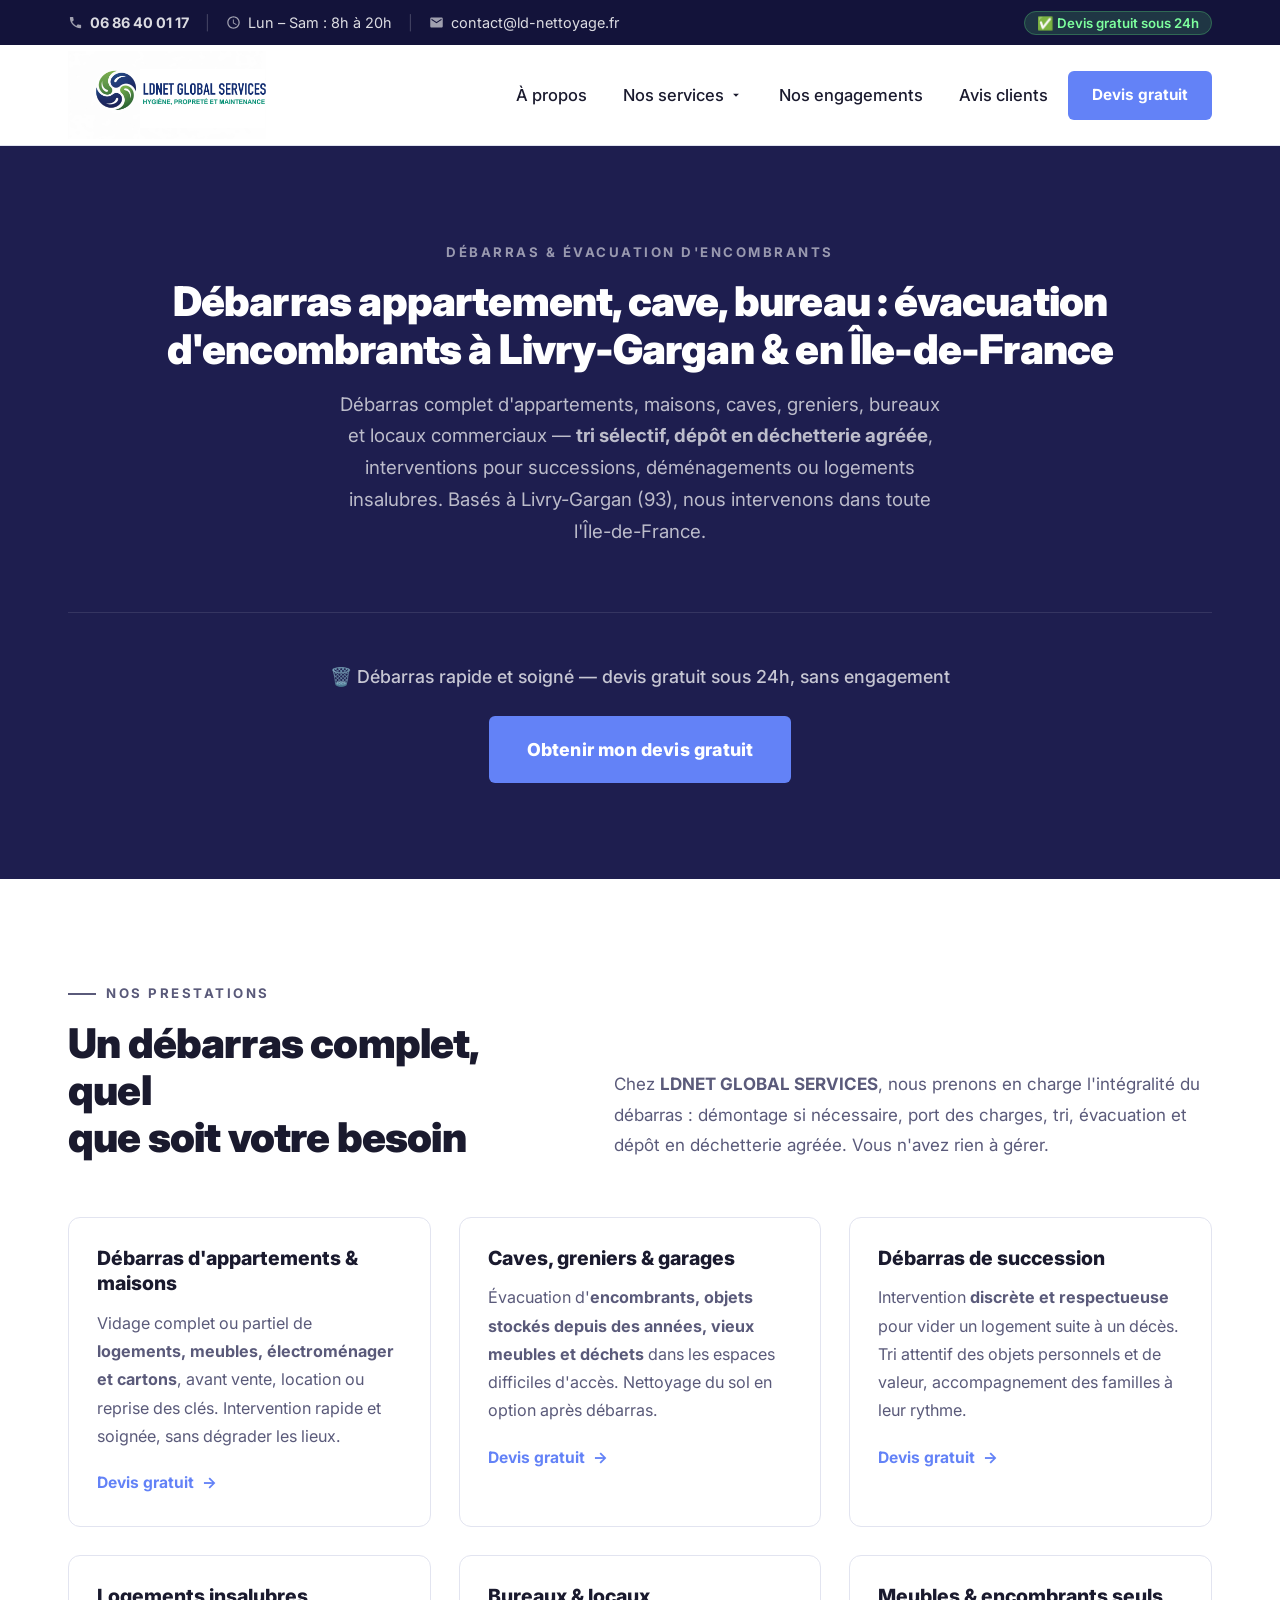
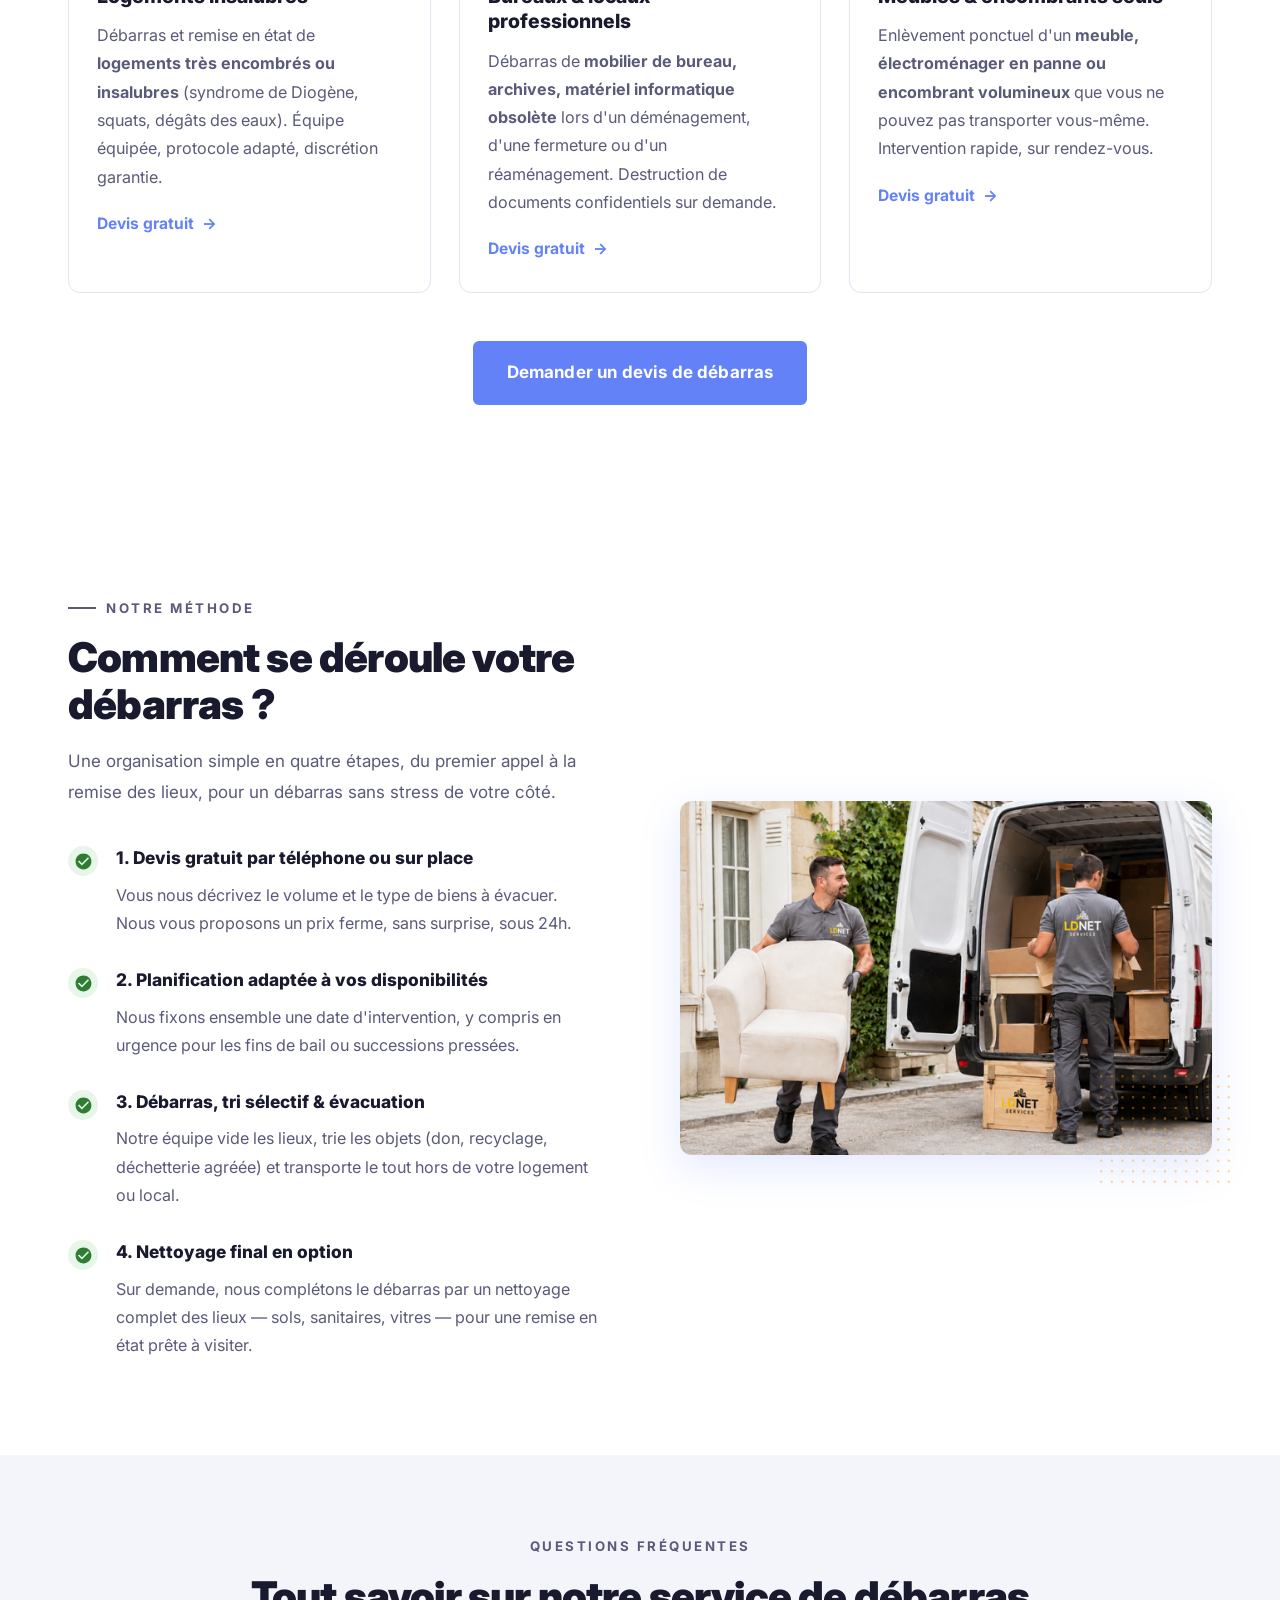
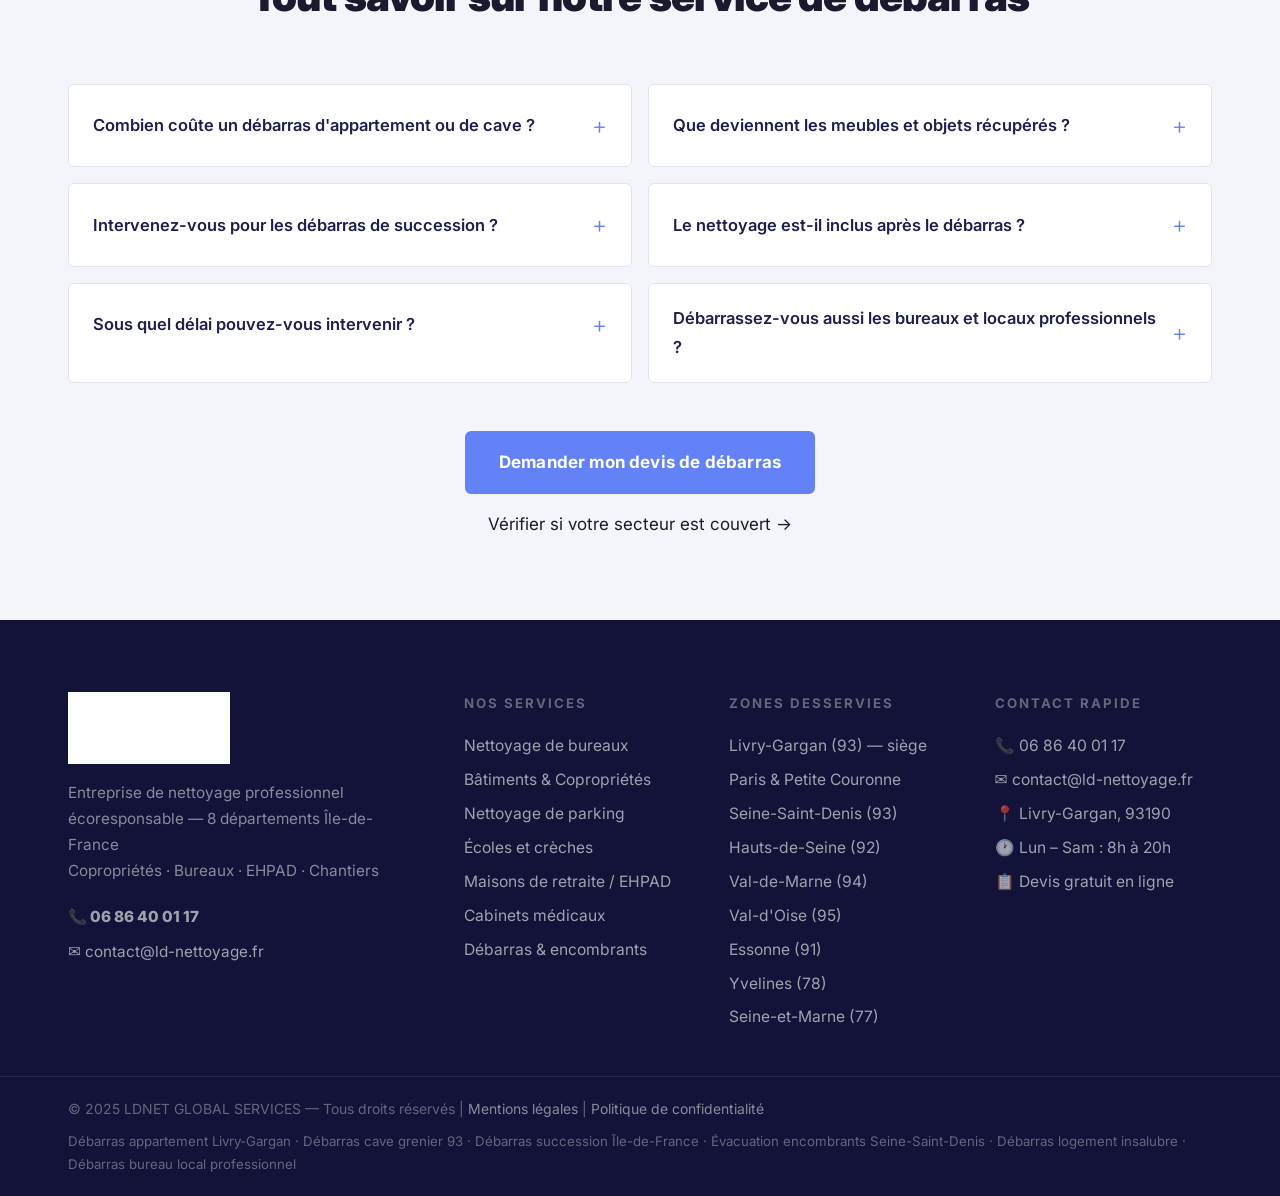
<file: debarras.html>
<!DOCTYPE html>
<html lang="fr">
<head>
  <meta charset="UTF-8" />
  <meta name="viewport" content="width=device-width, initial-scale=1.0" />

  <!-- SEO PRIMARY -->
  <title>Débarras Appartement, Cave, Bureau à Livry-Gargan & 93 | LDNET GLOBAL SERVICES</title>
  <meta name="description" content="LDNET GLOBAL SERVICES : débarras d'appartements, caves, greniers, bureaux et successions à Livry-Gargan (93) et en Île-de-France. Tri, évacuation, devis gratuit 24h — 06 86 40 01 17." />
  <meta name="keywords" content="débarras appartement Livry-Gargan, débarras cave grenier 93, débarras succession Île-de-France, évacuation encombrants Seine-Saint-Denis, débarras logement insalubre, débarras bureau local professionnel, enlèvement meubles encombrants 93, société débarras Aulnay-sous-Bois, débarras avant vente location" />
  <meta name="robots" content="index, follow, max-snippet:-1, max-image-preview:large, max-video-preview:-1" />
  <meta name="author" content="LDNET GLOBAL SERVICES" />
  <link rel="canonical" href="https://ldnetservices.fr/debarras" />

  <!-- GEO -->
  <meta name="geo.region" content="FR-93" />
  <meta name="geo.placename" content="Livry-Gargan" />
  <meta name="geo.position" content="48.9153;2.5369" />
  <meta name="ICBM" content="48.9153, 2.5369" />

  <!-- OPEN GRAPH -->
  <meta property="og:type" content="website" />
  <meta property="og:site_name" content="LDNET GLOBAL SERVICES" />
  <meta property="og:title" content="Débarras Appartement, Cave, Bureau — LDNET GLOBAL SERVICES | Devis Gratuit" />
  <meta property="og:description" content="Débarras d'appartements, caves, greniers, bureaux et successions à Livry-Gargan (93) et en Île-de-France. Tri sélectif, évacuation, devis gratuit sous 24h." />
  <meta property="og:url" content="https://ldnetservices.fr/debarras" />
  <meta property="og:image" content="https://ldnetservices.fr/images/service-debarras.jpg" />
  <meta property="og:image:width" content="1200" />
  <meta property="og:image:height" content="630" />
  <meta property="og:locale" content="fr_FR" />

  <!-- TWITTER CARD -->
  <meta name="twitter:card" content="summary_large_image" />
  <meta name="twitter:title" content="Débarras Appartement, Cave, Bureau — LDNET GLOBAL SERVICES" />
  <meta name="twitter:description" content="Débarras et évacuation d'encombrants à Livry-Gargan (93) et en Île-de-France. Devis gratuit 24h — 06 86 40 01 17." />
  <meta name="twitter:image" content="https://ldnetservices.fr/images/service-debarras.jpg" />

  <!-- SCHEMA.ORG Service + Breadcrumb + FAQ -->
  <script type="application/ld+json">
  [
    {
      "@context": "https://schema.org",
      "@type": "Service",
      "serviceType": "Débarras et évacuation d'encombrants",
      "name": "Débarras appartement, cave, bureau — LDNET GLOBAL SERVICES",
      "description": "Débarras complet d'appartements, maisons, caves, greniers, bureaux et locaux commerciaux en Île-de-France. Évacuation de meubles et encombrants, tri sélectif, dépôt en déchetterie agréée. Successions, déménagements, logements insalubres.",
      "url": "https://ldnetservices.fr/debarras",
      "provider": {
        "@type": "CleaningService",
        "name": "LDNET GLOBAL SERVICES",
        "telephone": "+33686400117",
        "email": "contact@ld-nettoyage.fr",
        "url": "https://ldnetservices.fr",
        "address": {
          "@type": "PostalAddress",
          "addressLocality": "Livry-Gargan",
          "addressRegion": "Île-de-France",
          "postalCode": "93190",
          "addressCountry": "FR"
        }
      },
      "areaServed": [
        {"@type": "City", "name": "Livry-Gargan"},
        {"@type": "City", "name": "Aulnay-sous-Bois"},
        {"@type": "City", "name": "Bondy"},
        {"@type": "City", "name": "Le Raincy"},
        {"@type": "City", "name": "Clichy-sous-Bois"},
        {"@type": "City", "name": "Montfermeil"},
        {"@type": "City", "name": "Noisy-le-Grand"},
        {"@type": "City", "name": "Paris"},
        {"@type": "AdministrativeArea", "name": "Seine-Saint-Denis"},
        {"@type": "AdministrativeArea", "name": "Île-de-France"}
      ]
    },
    {
      "@context": "https://schema.org",
      "@type": "BreadcrumbList",
      "itemListElement": [
        {"@type": "ListItem", "position": 1, "name": "Accueil", "item": "https://ldnetservices.fr/"},
        {"@type": "ListItem", "position": 2, "name": "Débarras & évacuation d'encombrants", "item": "https://ldnetservices.fr/debarras"}
      ]
    },
    {
      "@context": "https://schema.org",
      "@type": "FAQPage",
      "mainEntity": [
        {
          "@type": "Question",
          "name": "Combien coûte un débarras d'appartement ou de cave ?",
          "acceptedAnswer": {"@type": "Answer", "text": "Le prix dépend du volume à évacuer, de l'accessibilité du logement (étage, ascenseur) et du type d'objets. Nous établissons un devis gratuit et sans engagement après une estimation par téléphone ou sur place, avec un prix ferme communiqué avant l'intervention."}
        },
        {
          "@type": "Question",
          "name": "Que deviennent les meubles et objets récupérés lors du débarras ?",
          "acceptedAnswer": {"@type": "Answer", "text": "Nous trions systématiquement : les objets et meubles encore en bon état sont proposés au don ou au réemploi, le reste est évacué en déchetterie agréée dans le respect du tri sélectif et des filières de recyclage."}
        },
        {
          "@type": "Question",
          "name": "Intervenez-vous pour les débarras de succession ?",
          "acceptedAnswer": {"@type": "Answer", "text": "Oui, nous accompagnons les familles dans les débarras de succession avec discrétion et respect, y compris pour le tri d'objets personnels ou de valeur. Nous adaptons le rythme de l'intervention à vos besoins."}
        },
        {
          "@type": "Question",
          "name": "Le nettoyage est-il inclus après le débarras ?",
          "acceptedAnswer": {"@type": "Answer", "text": "Le débarras seul laisse les lieux vidés et balayés. Nous proposons en complément un nettoyage complet (sols, sanitaires, vitres) pour une remise en état avant vente, location ou reprise des clés — à ajouter simplement à votre devis."}
        },
        {
          "@type": "Question",
          "name": "Sous quel délai pouvez-vous intervenir pour un débarras ?",
          "acceptedAnswer": {"@type": "Answer", "text": "Nous répondons à votre demande de devis sous 24h et planifions généralement l'intervention dans les jours suivants, en fonction de vos disponibilités. Pour les situations urgentes (fin de bail, succession pressée), contactez-nous directement par téléphone."}
        },
        {
          "@type": "Question",
          "name": "Débarrassez-vous aussi les bureaux et locaux professionnels ?",
          "acceptedAnswer": {"@type": "Answer", "text": "Oui, nous intervenons pour le débarras de bureaux, commerces et locaux professionnels : mobilier, archives, matériel informatique obsolète, avec possibilité de destruction de documents confidentiels sur demande."}
        }
      ]
    }
  ]
  </script>

  <link rel="stylesheet" href="css/styles.css" />
  <link rel="preconnect" href="https://fonts.googleapis.com" />
  <link rel="preconnect" href="https://fonts.gstatic.com" crossorigin />
  <link href="https://fonts.googleapis.com/css2?family=Inter:ital,wght@0,300;0,400;0,500;0,600;0,700;0,800;0,900;1,400&display=swap" rel="stylesheet" />
</head>
<body>

  <!-- ===== TOPBAR ===== -->
  <div class="topbar">
    <div class="container topbar__inner">
      <div class="topbar__left">
        <a href="tel:0686400117" class="topbar__item">
          <svg viewBox="0 0 24 24" fill="currentColor"><path d="M6.6 10.8c1.4 2.8 3.8 5.1 6.6 6.6l2.2-2.2c.3-.3.7-.4 1-.2 1.1.4 2.3.6 3.6.6.6 0 1 .4 1 1V20c0 .6-.4 1-1 1-9.4 0-17-7.6-17-17 0-.6.4-1 1-1h3.5c.6 0 1 .4 1 1 0 1.3.2 2.5.6 3.6.1.3 0 .7-.2 1L6.6 10.8z"/></svg>
          <strong>06 86 40 01 17</strong>
        </a>
        <span class="topbar__sep">|</span>
        <span class="topbar__item">
          <svg viewBox="0 0 24 24" fill="currentColor"><path d="M11.99 2C6.47 2 2 6.48 2 12s4.47 10 9.99 10C17.52 22 22 17.52 22 12S17.52 2 11.99 2zM12 20c-4.42 0-8-3.58-8-8s3.58-8 8-8 8 3.58 8 8-3.58 8-8 8zm.5-13H11v6l5.25 3.15.75-1.23-4.5-2.67V7z"/></svg>
          Lun – Sam : 8h à 20h
        </span>
        <span class="topbar__sep">|</span>
        <a href="mailto:contact@ld-nettoyage.fr" class="topbar__item">
          <svg viewBox="0 0 24 24" fill="currentColor"><path d="M20 4H4c-1.1 0-2 .9-2 2v12c0 1.1.9 2 2 2h16c1.1 0 2-.9 2-2V6c0-1.1-.9-2-2-2zm0 4l-8 5-8-5V6l8 5 8-5v2z"/></svg>
          contact@ld-nettoyage.fr
        </a>
      </div>
      <div class="topbar__right">
        <span class="topbar__badge">✅ Devis gratuit sous 24h</span>
      </div>
    </div>
  </div>

  <!-- ===== HEADER ===== -->
  <header class="header" id="header">
    <div class="container header__inner">
      <a href="/" class="logo" aria-label="LDNET GLOBAL SERVICES - Accueil">
        <img src="images/logo.png" alt="LDNET GLOBAL SERVICES – Entreprise de nettoyage professionnel Île-de-France" width="180" height="56" />
      </a>
      <button class="nav__toggle" id="navToggle" aria-label="Ouvrir le menu" aria-expanded="false">
        <span></span><span></span><span></span>
      </button>
      <nav class="nav" id="nav" aria-label="Navigation principale">
        <ul class="nav__list">
          <li><a href="/#about" class="nav__link">À propos</a></li>
          <li class="has-dropdown">
            <a href="/#services" class="nav__link">
              Nos services
              <svg viewBox="0 0 24 24" fill="currentColor" width="14" height="14" aria-hidden="true"><path d="M7 10l5 5 5-5z"/></svg>
            </a>
            <ul class="dropdown" role="menu">
              <li role="menuitem"><a href="/#service-bureaux">🏢 Nettoyage de bureaux</a></li>
              <li role="menuitem"><a href="/#service-batiments">🏬 Bâtiments &amp; Copropriétés</a></li>
              <li role="menuitem"><a href="/#service-parking">🅿️ Nettoyage de parking</a></li>
              <li role="menuitem"><a href="/#service-ecoles">🏫 Écoles et crèches</a></li>
              <li role="menuitem"><a href="/#service-ehpad">🏥 Maisons de retraite</a></li>
              <li role="menuitem"><a href="/#service-medical">⚕️ Cabinets médicaux</a></li>
              <li role="menuitem"><a href="/debarras" aria-current="page">🗑️ Débarras & évacuation</a></li>
            </ul>
          </li>
          <li><a href="/#why" class="nav__link">Nos engagements</a></li>
          <li><a href="/#avis" class="nav__link">Avis clients</a></li>
          <li><a href="/#devis" class="btn-nav">Devis gratuit</a></li>
        </ul>
      </nav>
    </div>
  </header>

  <!-- ===== INTRO / H1 ===== -->
  <section class="how section--dark" id="debarras-hero" aria-labelledby="debarras-hero-title">
    <div class="container">
      <div class="section-header--center">
        <p class="section-tag section-tag--light section-tag--center">DÉBARRAS &amp; ÉVACUATION D'ENCOMBRANTS</p>
        <h1 class="section-title section-title--light" id="debarras-hero-title">Débarras appartement, cave, bureau : évacuation d'encombrants à Livry-Gargan &amp; en Île-de-France</h1>
        <p class="section-subtitle">Débarras complet d'appartements, maisons, caves, greniers, bureaux et locaux commerciaux — <strong>tri sélectif, dépôt en déchetterie agréée</strong>, interventions pour successions, déménagements ou logements insalubres. Basés à Livry-Gargan (93), nous intervenons dans toute l'Île-de-France.</p>
      </div>
      <div class="how__cta">
        <p>🗑️ Débarras rapide et soigné — devis gratuit sous 24h, sans engagement</p>
        <a href="/#devis" class="btn-hero">Obtenir mon devis gratuit</a>
      </div>
    </div>
  </section>

  <!-- ===== TYPES DE DÉBARRAS ===== -->
  <section class="services section" id="prestations-debarras" aria-labelledby="prestations-debarras-title">
    <div class="container">
      <div class="services__header">
        <div class="services__header-left">
          <p class="section-tag">NOS PRESTATIONS</p>
          <h2 class="section-title" id="prestations-debarras-title">Un débarras complet, quel<br/>que soit votre besoin</h2>
        </div>
        <div class="services__header-right">
          <p>Chez <strong>LDNET GLOBAL SERVICES</strong>, nous prenons en charge l'intégralité du débarras : démontage si nécessaire, port des charges, tri, évacuation et dépôt en déchetterie agréée. Vous n'avez rien à gérer.</p>
        </div>
      </div>
      <div class="services__grid">

        <article class="service-card">
          <div class="service-card__body">
            <h3>Débarras d'appartements &amp; maisons</h3>
            <p>Vidage complet ou partiel de <strong>logements, meubles, électroménager et cartons</strong>, avant vente, location ou reprise des clés. Intervention rapide et soignée, sans dégrader les lieux.</p>
            <a href="/#devis" class="service-card__link">Devis gratuit <span class="service-card__arrow" aria-hidden="true">→</span></a>
          </div>
        </article>

        <article class="service-card">
          <div class="service-card__body">
            <h3>Caves, greniers &amp; garages</h3>
            <p>Évacuation d'<strong>encombrants, objets stockés depuis des années, vieux meubles et déchets</strong> dans les espaces difficiles d'accès. Nettoyage du sol en option après débarras.</p>
            <a href="/#devis" class="service-card__link">Devis gratuit <span class="service-card__arrow" aria-hidden="true">→</span></a>
          </div>
        </article>

        <article class="service-card">
          <div class="service-card__body">
            <h3>Débarras de succession</h3>
            <p>Intervention <strong>discrète et respectueuse</strong> pour vider un logement suite à un décès. Tri attentif des objets personnels et de valeur, accompagnement des familles à leur rythme.</p>
            <a href="/#devis" class="service-card__link">Devis gratuit <span class="service-card__arrow" aria-hidden="true">→</span></a>
          </div>
        </article>

        <article class="service-card">
          <div class="service-card__body">
            <h3>Logements insalubres</h3>
            <p>Débarras et remise en état de <strong>logements très encombrés ou insalubres</strong> (syndrome de Diogène, squats, dégâts des eaux). Équipe équipée, protocole adapté, discrétion garantie.</p>
            <a href="/#devis" class="service-card__link">Devis gratuit <span class="service-card__arrow" aria-hidden="true">→</span></a>
          </div>
        </article>

        <article class="service-card">
          <div class="service-card__body">
            <h3>Bureaux &amp; locaux professionnels</h3>
            <p>Débarras de <strong>mobilier de bureau, archives, matériel informatique obsolète</strong> lors d'un déménagement, d'une fermeture ou d'un réaménagement. Destruction de documents confidentiels sur demande.</p>
            <a href="/#devis" class="service-card__link">Devis gratuit <span class="service-card__arrow" aria-hidden="true">→</span></a>
          </div>
        </article>

        <article class="service-card">
          <div class="service-card__body">
            <h3>Meubles &amp; encombrants seuls</h3>
            <p>Enlèvement ponctuel d'un <strong>meuble, électroménager en panne ou encombrant volumineux</strong> que vous ne pouvez pas transporter vous-même. Intervention rapide, sur rendez-vous.</p>
            <a href="/#devis" class="service-card__link">Devis gratuit <span class="service-card__arrow" aria-hidden="true">→</span></a>
          </div>
        </article>

      </div>
      <div class="services__cta">
        <a href="/#devis" class="btn-primary">Demander un devis de débarras</a>
      </div>
    </div>
  </section>

  <!-- ===== COMMENT ÇA SE PASSE ===== -->
  <section class="why section" id="processus" aria-labelledby="processus-title">
    <div class="container why__inner">
      <div class="why__content">
        <p class="section-tag">NOTRE MÉTHODE</p>
        <h2 class="section-title" id="processus-title">Comment se déroule votre débarras ?</h2>
        <p class="why__intro">Une organisation simple en quatre étapes, du premier appel à la remise des lieux, pour un débarras sans stress de votre côté.</p>
        <ul class="why__list">
          <li>
            <span class="why__check" aria-hidden="true">
              <svg viewBox="0 0 24 24" fill="currentColor"><path d="M12 2C6.48 2 2 6.48 2 12s4.48 10 10 10 10-4.48 10-10S17.52 2 12 2zm-2 15l-5-5 1.41-1.41L10 14.17l7.59-7.59L19 8l-9 9z"/></svg>
            </span>
            <div>
              <strong>1. Devis gratuit par téléphone ou sur place</strong>
              <p>Vous nous décrivez le volume et le type de biens à évacuer. Nous vous proposons un prix ferme, sans surprise, sous 24h.</p>
            </div>
          </li>
          <li>
            <span class="why__check" aria-hidden="true">
              <svg viewBox="0 0 24 24" fill="currentColor"><path d="M12 2C6.48 2 2 6.48 2 12s4.48 10 10 10 10-4.48 10-10S17.52 2 12 2zm-2 15l-5-5 1.41-1.41L10 14.17l7.59-7.59L19 8l-9 9z"/></svg>
            </span>
            <div>
              <strong>2. Planification adaptée à vos disponibilités</strong>
              <p>Nous fixons ensemble une date d'intervention, y compris en urgence pour les fins de bail ou successions pressées.</p>
            </div>
          </li>
          <li>
            <span class="why__check" aria-hidden="true">
              <svg viewBox="0 0 24 24" fill="currentColor"><path d="M12 2C6.48 2 2 6.48 2 12s4.48 10 10 10 10-4.48 10-10S17.52 2 12 2zm-2 15l-5-5 1.41-1.41L10 14.17l7.59-7.59L19 8l-9 9z"/></svg>
            </span>
            <div>
              <strong>3. Débarras, tri sélectif &amp; évacuation</strong>
              <p>Notre équipe vide les lieux, trie les objets (don, recyclage, déchetterie agréée) et transporte le tout hors de votre logement ou local.</p>
            </div>
          </li>
          <li>
            <span class="why__check" aria-hidden="true">
              <svg viewBox="0 0 24 24" fill="currentColor"><path d="M12 2C6.48 2 2 6.48 2 12s4.48 10 10 10 10-4.48 10-10S17.52 2 12 2zm-2 15l-5-5 1.41-1.41L10 14.17l7.59-7.59L19 8l-9 9z"/></svg>
            </span>
            <div>
              <strong>4. Nettoyage final en option</strong>
              <p>Sur demande, nous complétons le débarras par un <a href="/#services">nettoyage complet des lieux</a> — sols, sanitaires, vitres — pour une remise en état prête à visiter.</p>
            </div>
          </li>
        </ul>
      </div>
      <div class="why__media">
        <img src="images/service-debarras.jpg" alt="Équipe LDNET GLOBAL SERVICES lors d'un débarras d'appartement en Île-de-France" class="why__photo" loading="lazy" />
        <img src="images/dots.svg" alt="" class="why__dots" aria-hidden="true" />
      </div>
    </div>
  </section>

  <!-- ===== FAQ ===== -->
  <section class="faq section--gray" id="faq-debarras" aria-labelledby="faq-debarras-title">
    <div class="container">
      <div class="section-header--center">
        <p class="section-tag section-tag--center">QUESTIONS FRÉQUENTES</p>
        <h2 class="section-title" id="faq-debarras-title">Tout savoir sur notre service de débarras</h2>
      </div>
      <div class="faq__grid">
        <details class="faq__item">
          <summary class="faq__question">Combien coûte un débarras d'appartement ou de cave ?</summary>
          <div class="faq__answer">
            <p>Le prix dépend du <strong>volume à évacuer, de l'accessibilité du logement</strong> (étage, ascenseur) et du type d'objets. Nous établissons un devis gratuit et sans engagement, avec un prix ferme communiqué avant l'intervention.</p>
          </div>
        </details>
        <details class="faq__item">
          <summary class="faq__question">Que deviennent les meubles et objets récupérés ?</summary>
          <div class="faq__answer">
            <p>Nous trions systématiquement : les objets en bon état sont proposés au <strong>don ou au réemploi</strong>, le reste est évacué en <strong>déchetterie agréée</strong> dans le respect du tri sélectif.</p>
          </div>
        </details>
        <details class="faq__item">
          <summary class="faq__question">Intervenez-vous pour les débarras de succession ?</summary>
          <div class="faq__answer">
            <p>Oui, nous accompagnons les familles avec <strong>discrétion et respect</strong>, y compris pour le tri d'objets personnels ou de valeur, en adaptant le rythme à vos besoins.</p>
          </div>
        </details>
        <details class="faq__item">
          <summary class="faq__question">Le nettoyage est-il inclus après le débarras ?</summary>
          <div class="faq__answer">
            <p>Le débarras seul laisse les lieux vidés et balayés. Nous proposons en complément un <a href="/#services">nettoyage complet</a> pour une remise en état avant vente ou location.</p>
          </div>
        </details>
        <details class="faq__item">
          <summary class="faq__question">Sous quel délai pouvez-vous intervenir ?</summary>
          <div class="faq__answer">
            <p>Nous répondons à votre demande de devis <strong>sous 24h</strong> et planifions l'intervention dans les jours suivants. Pour une urgence, contactez-nous directement par téléphone.</p>
          </div>
        </details>
        <details class="faq__item">
          <summary class="faq__question">Débarrassez-vous aussi les bureaux et locaux professionnels ?</summary>
          <div class="faq__answer">
            <p>Oui : mobilier de bureau, archives, matériel informatique obsolète, avec possibilité de <strong>destruction de documents confidentiels</strong> sur demande.</p>
          </div>
        </details>
      </div>
      <div class="services__cta">
        <a href="/#devis" class="btn-primary">Demander mon devis de débarras</a>
        <p style="margin-top:16px;"><a href="/#zones">Vérifier si votre secteur est couvert →</a></p>
      </div>
    </div>
  </section>

  <!-- ===== FOOTER ===== -->
  <footer class="footer" role="contentinfo">
    <div class="container footer__inner">
      <div class="footer__brand">
        <img src="images/logo.png" alt="LDNET GLOBAL SERVICES" class="footer__logo" width="160" height="50" loading="lazy" />
        <p class="footer__tagline">Entreprise de nettoyage professionnel<br/>écoresponsable — 8 départements Île-de-France<br/>Copropriétés · Bureaux · EHPAD · Chantiers</p>
        <div class="footer__contact-quick">
          <a href="tel:0686400117" class="footer__phone">📞 06 86 40 01 17</a>
          <a href="mailto:contact@ld-nettoyage.fr">✉️ contact@ld-nettoyage.fr</a>
        </div>
      </div>
      <div class="footer__col">
        <h3 class="footer__heading">Nos services</h3>
        <ul class="footer__links">
          <li><a href="/#service-bureaux">Nettoyage de bureaux</a></li>
          <li><a href="/#service-batiments">Bâtiments &amp; Copropriétés</a></li>
          <li><a href="/#service-parking">Nettoyage de parking</a></li>
          <li><a href="/#service-ecoles">Écoles et crèches</a></li>
          <li><a href="/#service-ehpad">Maisons de retraite / EHPAD</a></li>
          <li><a href="/#service-medical">Cabinets médicaux</a></li>
          <li><a href="/debarras">Débarras & encombrants</a></li>
        </ul>
      </div>
      <div class="footer__col">
        <h3 class="footer__heading">Zones desservies</h3>
        <ul class="footer__links">
          <li>Livry-Gargan (93) — siège</li>
          <li>Paris &amp; Petite Couronne</li>
          <li>Seine-Saint-Denis (93)</li>
          <li>Hauts-de-Seine (92)</li>
          <li>Val-de-Marne (94)</li>
          <li>Val-d'Oise (95)</li>
          <li>Essonne (91)</li>
          <li>Yvelines (78)</li>
          <li>Seine-et-Marne (77)</li>
        </ul>
      </div>
      <div class="footer__col">
        <h3 class="footer__heading">Contact rapide</h3>
        <ul class="footer__links">
          <li><a href="tel:0686400117">📞 06 86 40 01 17</a></li>
          <li><a href="mailto:contact@ld-nettoyage.fr">✉️ contact@ld-nettoyage.fr</a></li>
          <li>📍 Livry-Gargan, 93190</li>
          <li>🕐 Lun – Sam : 8h à 20h</li>
          <li><a href="/#devis">📋 Devis gratuit en ligne</a></li>
        </ul>
      </div>
    </div>
    <div class="footer__bottom">
      <div class="container footer__bottom-inner">
        <p>© 2025 LDNET GLOBAL SERVICES — Tous droits réservés | <a href="/">Mentions légales</a> | <a href="/politique-confidentialite">Politique de confidentialité</a></p>
        <p class="footer__seo-text">Débarras appartement Livry-Gargan · Débarras cave grenier 93 · Débarras succession Île-de-France · Évacuation encombrants Seine-Saint-Denis · Débarras logement insalubre · Débarras bureau local professionnel</p>
      </div>
    </div>
  </footer>

  <script>
    // Mobile nav toggle + sticky header + mobile dropdown (self-contained, no shared form logic on this page)
    (function () {
      var navToggle = document.getElementById('navToggle');
      var nav = document.getElementById('nav');
      var header = document.getElementById('header');
      if (navToggle && nav) {
        navToggle.addEventListener('click', function () {
          var open = nav.classList.toggle('open');
          navToggle.setAttribute('aria-expanded', open);
        });
      }
      if (header) {
        window.addEventListener('scroll', function () {
          header.classList.toggle('scrolled', window.scrollY > 20);
        });
      }
      document.querySelectorAll('.has-dropdown').forEach(function (item) {
        var link = item.querySelector('.nav__link');
        if (!link) return;
        link.addEventListener('click', function (e) {
          if (window.innerWidth <= 768) {
            e.preventDefault();
            item.classList.toggle('open');
          }
        });
      });
      document.addEventListener('click', function (e) {
        if (nav && !nav.contains(e.target) && navToggle && !navToggle.contains(e.target)) {
          nav.classList.remove('open');
        }
      });
    })();
  </script>
</body>
</html>
</file>
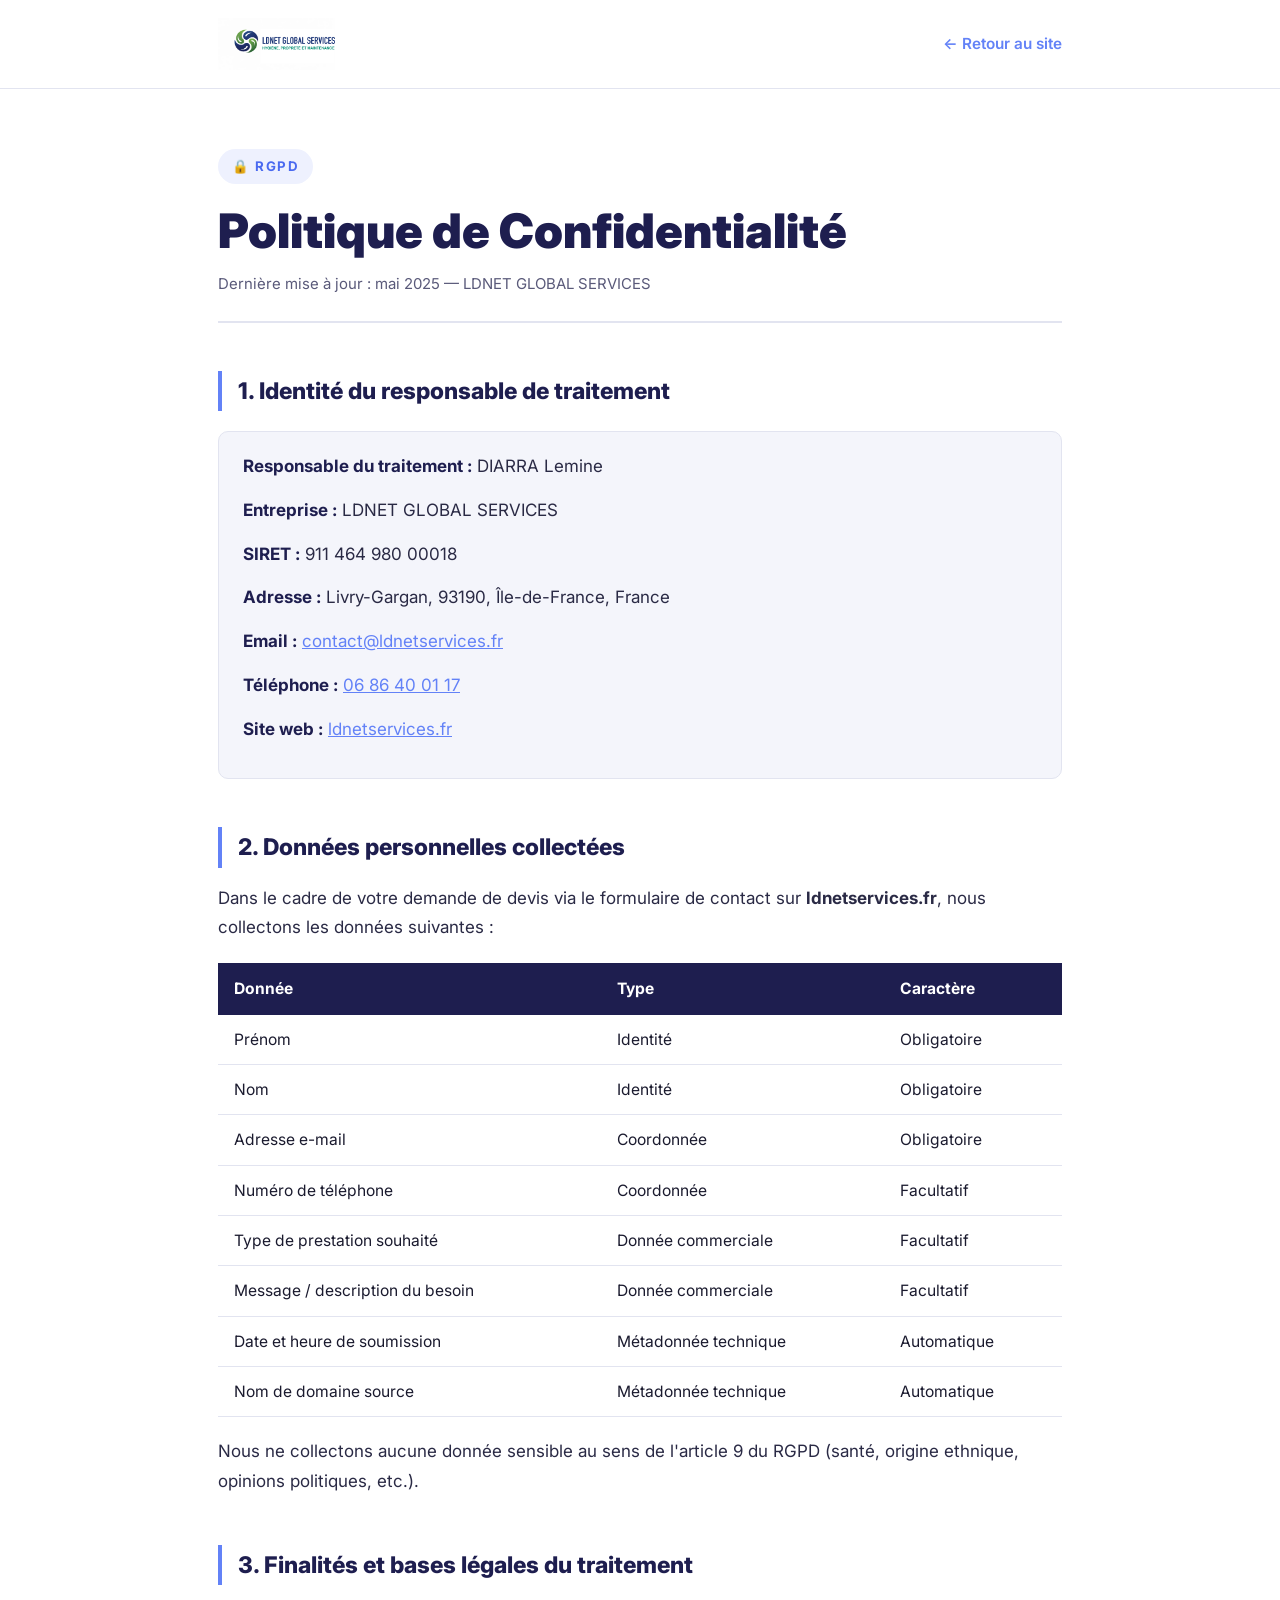
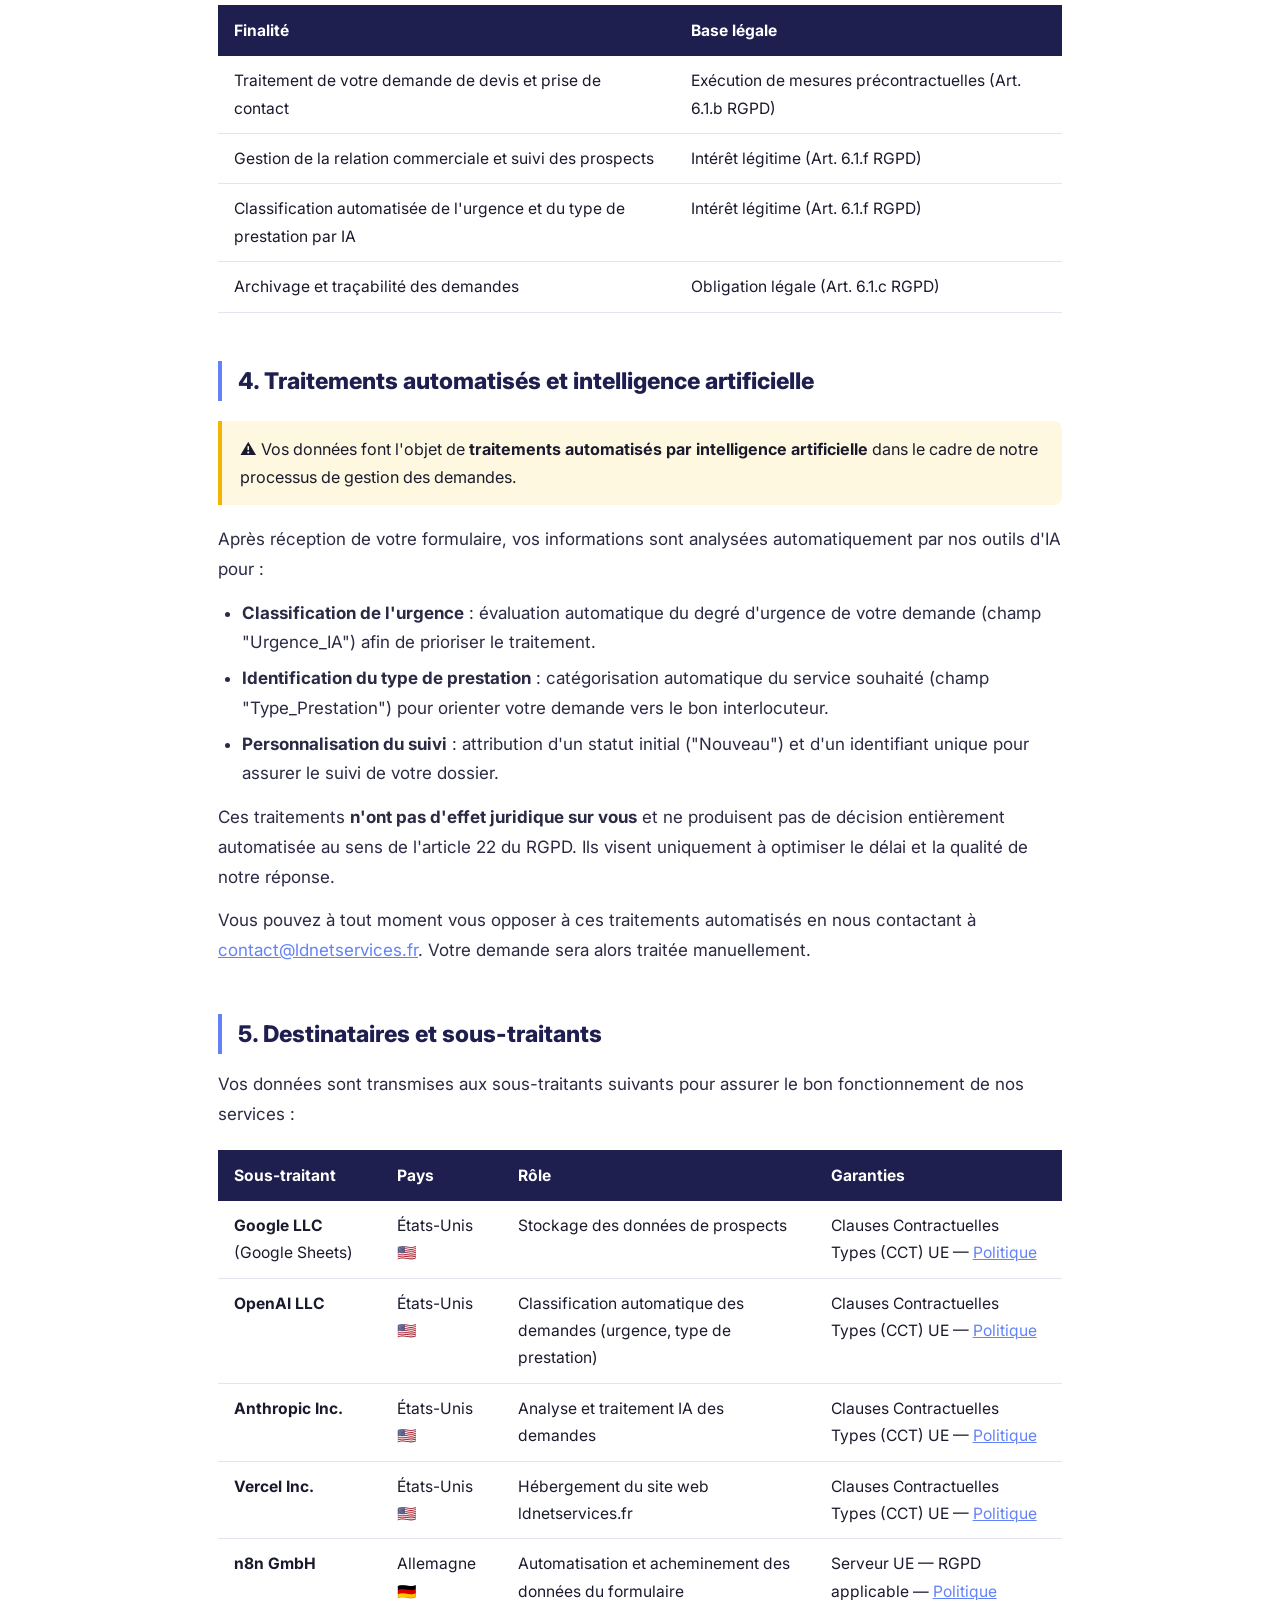
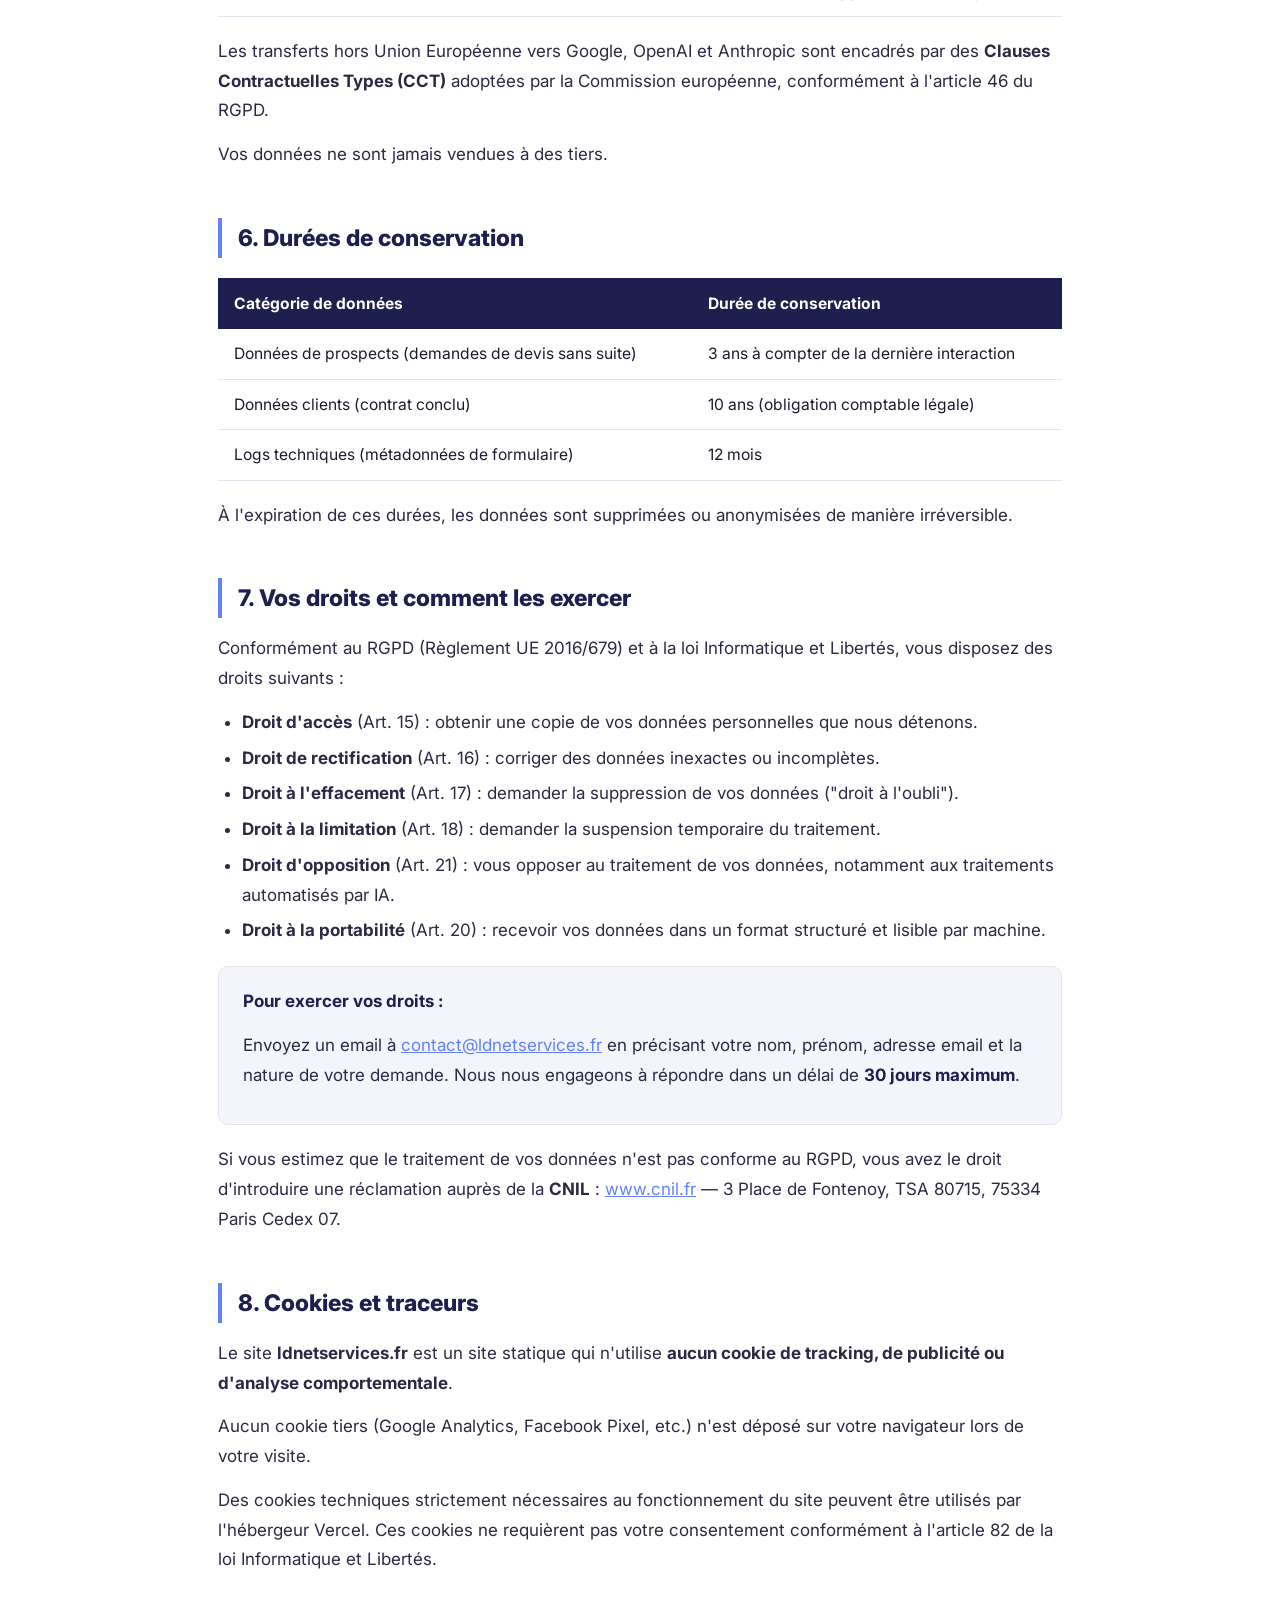
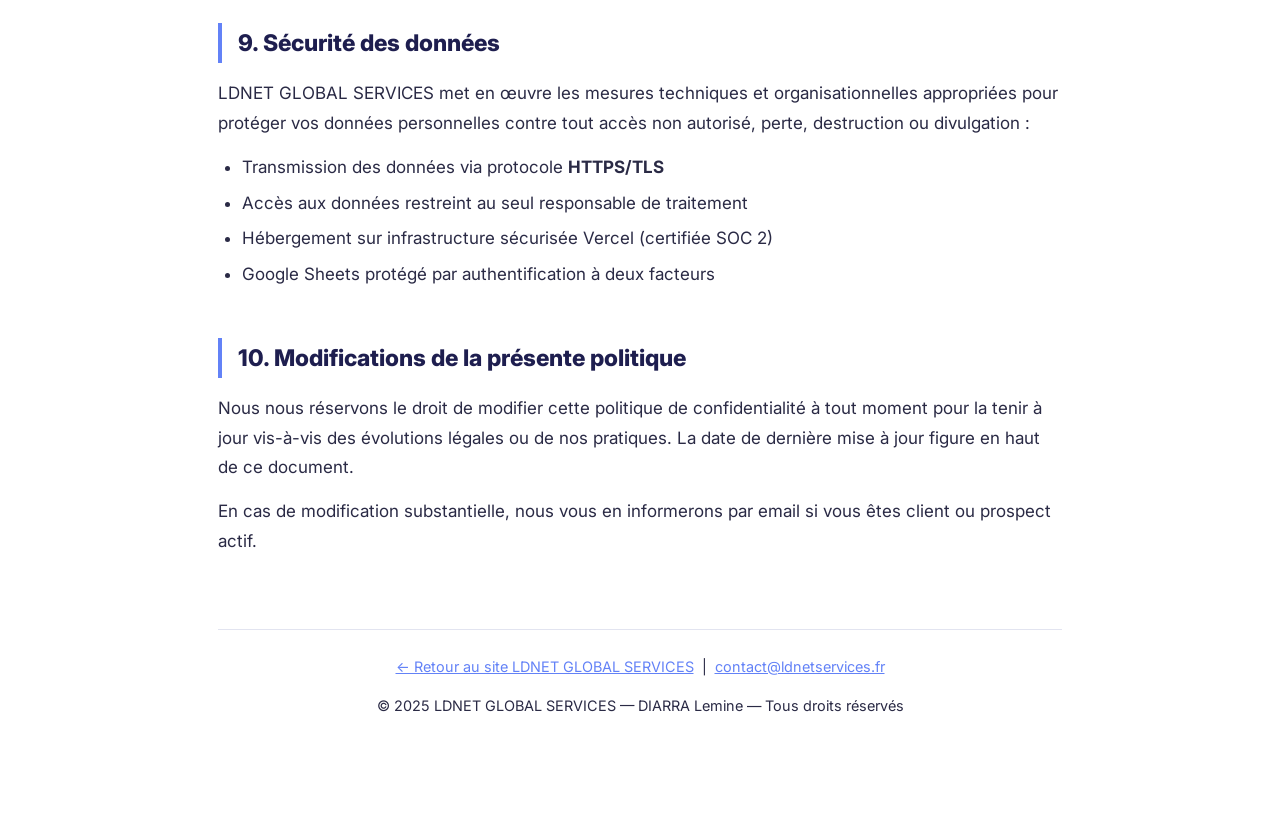
<file: politique-confidentialite.html>
<!DOCTYPE html>
<html lang="fr">
<head>
  <meta charset="UTF-8" />
  <meta name="viewport" content="width=device-width, initial-scale=1.0" />
  <title>Politique de Confidentialité — LDNET GLOBAL SERVICES</title>
  <meta name="description" content="Politique de confidentialité et protection des données personnelles de LDNET GLOBAL SERVICES." />
  <meta name="robots" content="noindex, follow" />
  <link rel="canonical" href="https://ldnetservices.fr/politique-confidentialite" />
  <link rel="preconnect" href="https://fonts.googleapis.com" />
  <link rel="preconnect" href="https://fonts.gstatic.com" crossorigin />
  <link href="https://fonts.googleapis.com/css2?family=Inter:wght@400;500;600;700;900&display=swap" rel="stylesheet" />
  <style>
    *, *::before, *::after { box-sizing: border-box; margin: 0; padding: 0; }
    html { font-size: 17px; scroll-behavior: smooth; }
    body { font-family: 'Inter', system-ui, sans-serif; color: #1a1a2e; line-height: 1.75; background: #fff; -webkit-font-smoothing: antialiased; }
    a { color: #6382f7; text-decoration: underline; }
    a:hover { color: #4a6af0; }

    .header { background: #fff; border-bottom: 1px solid #e2e4f0; padding: 18px 0; position: sticky; top: 0; z-index: 100; }
    .header__inner { max-width: 900px; margin: 0 auto; padding: 0 28px; display: flex; align-items: center; justify-content: space-between; }
    .header__logo { display: flex; align-items: center; gap: 12px; text-decoration: none; color: #1e1e4f; font-weight: 900; font-size: 1.1rem; }
    .header__logo img { height: 52px; width: auto; }
    .header__back { font-size: .9rem; color: #6382f7; font-weight: 600; text-decoration: none; }
    .header__back:hover { text-decoration: underline; }

    .page { max-width: 900px; margin: 0 auto; padding: 60px 28px 96px; }

    .page__badge { display: inline-flex; align-items: center; gap: 8px; background: #eef1fe; color: #4a6af0; font-size: .78rem; font-weight: 700; letter-spacing: 1.5px; text-transform: uppercase; padding: 6px 14px; border-radius: 20px; margin-bottom: 20px; }
    .page__title { font-size: clamp(1.8rem, 4vw, 2.8rem); font-weight: 900; color: #1e1e4f; line-height: 1.15; margin-bottom: 12px; }
    .page__meta { font-size: .88rem; color: #5a5a7a; margin-bottom: 48px; padding-bottom: 24px; border-bottom: 2px solid #e2e4f0; }

    h2 { font-size: 1.35rem; font-weight: 800; color: #1e1e4f; margin: 48px 0 16px; padding-left: 16px; border-left: 4px solid #6382f7; }
    h3 { font-size: 1.05rem; font-weight: 700; color: #1a1a2e; margin: 28px 0 10px; }
    p { margin-bottom: 14px; color: #2a2a45; }
    ul { margin: 10px 0 14px 24px; }
    ul li { margin-bottom: 6px; color: #2a2a45; }

    .info-box { background: #f4f5fb; border: 1px solid #e2e4f0; border-radius: 10px; padding: 20px 24px; margin: 20px 0; }
    .info-box strong { color: #1e1e4f; }

    table { width: 100%; border-collapse: collapse; margin: 20px 0; font-size: .92rem; }
    table th { background: #1e1e4f; color: #fff; font-weight: 700; padding: 12px 16px; text-align: left; }
    table td { padding: 11px 16px; border-bottom: 1px solid #e2e4f0; vertical-align: top; }
    table tr:hover td { background: #f4f5fb; }

    .highlight { background: #fff8e1; border-left: 4px solid #f4b400; padding: 14px 18px; border-radius: 0 8px 8px 0; margin: 20px 0; font-size: .95rem; }

    .footer-legal { margin-top: 72px; padding-top: 24px; border-top: 1px solid #e2e4f0; font-size: .85rem; color: #5a5a7a; text-align: center; }
    .footer-legal a { color: #6382f7; }
  </style>
</head>
<body>

  <header class="header">
    <div class="header__inner">
      <a href="/" class="header__logo">
        <img src="/images/logo.png" alt="LDNET GLOBAL SERVICES" />
      </a>
      <a href="/" class="header__back">← Retour au site</a>
    </div>
  </header>

  <main class="page">

    <span class="page__badge">🔒 RGPD</span>
    <h1 class="page__title">Politique de Confidentialité</h1>
    <p class="page__meta">Dernière mise à jour : mai 2025 — LDNET GLOBAL SERVICES</p>

    <!-- 1. IDENTITÉ -->
    <h2>1. Identité du responsable de traitement</h2>
    <div class="info-box">
      <p><strong>Responsable du traitement :</strong> DIARRA Lemine</p>
      <p><strong>Entreprise :</strong> LDNET GLOBAL SERVICES</p>
      <p><strong>SIRET :</strong> 911 464 980 00018</p>
      <p><strong>Adresse :</strong> Livry-Gargan, 93190, Île-de-France, France</p>
      <p><strong>Email :</strong> <a href="mailto:contact@ldnetservices.fr">contact@ldnetservices.fr</a></p>
      <p><strong>Téléphone :</strong> <a href="tel:0686400117">06 86 40 01 17</a></p>
      <p><strong>Site web :</strong> <a href="https://ldnetservices.fr">ldnetservices.fr</a></p>
    </div>

    <!-- 2. DONNÉES COLLECTÉES -->
    <h2>2. Données personnelles collectées</h2>
    <p>Dans le cadre de votre demande de devis via le formulaire de contact sur <strong>ldnetservices.fr</strong>, nous collectons les données suivantes :</p>
    <table>
      <thead>
        <tr><th>Donnée</th><th>Type</th><th>Caractère</th></tr>
      </thead>
      <tbody>
        <tr><td>Prénom</td><td>Identité</td><td>Obligatoire</td></tr>
        <tr><td>Nom</td><td>Identité</td><td>Obligatoire</td></tr>
        <tr><td>Adresse e-mail</td><td>Coordonnée</td><td>Obligatoire</td></tr>
        <tr><td>Numéro de téléphone</td><td>Coordonnée</td><td>Facultatif</td></tr>
        <tr><td>Type de prestation souhaité</td><td>Donnée commerciale</td><td>Facultatif</td></tr>
        <tr><td>Message / description du besoin</td><td>Donnée commerciale</td><td>Facultatif</td></tr>
        <tr><td>Date et heure de soumission</td><td>Métadonnée technique</td><td>Automatique</td></tr>
        <tr><td>Nom de domaine source</td><td>Métadonnée technique</td><td>Automatique</td></tr>
      </tbody>
    </table>
    <p>Nous ne collectons aucune donnée sensible au sens de l'article 9 du RGPD (santé, origine ethnique, opinions politiques, etc.).</p>

    <!-- 3. FINALITÉS ET BASES LÉGALES -->
    <h2>3. Finalités et bases légales du traitement</h2>
    <table>
      <thead>
        <tr><th>Finalité</th><th>Base légale</th></tr>
      </thead>
      <tbody>
        <tr><td>Traitement de votre demande de devis et prise de contact</td><td>Exécution de mesures précontractuelles (Art. 6.1.b RGPD)</td></tr>
        <tr><td>Gestion de la relation commerciale et suivi des prospects</td><td>Intérêt légitime (Art. 6.1.f RGPD)</td></tr>
        <tr><td>Classification automatisée de l'urgence et du type de prestation par IA</td><td>Intérêt légitime (Art. 6.1.f RGPD)</td></tr>
        <tr><td>Archivage et traçabilité des demandes</td><td>Obligation légale (Art. 6.1.c RGPD)</td></tr>
      </tbody>
    </table>

    <!-- 4. TRAITEMENTS AUTOMATISÉS ET IA -->
    <h2>4. Traitements automatisés et intelligence artificielle</h2>
    <div class="highlight">
      ⚠️ Vos données font l'objet de <strong>traitements automatisés par intelligence artificielle</strong> dans le cadre de notre processus de gestion des demandes.
    </div>
    <p>Après réception de votre formulaire, vos informations sont analysées automatiquement par nos outils d'IA pour :</p>
    <ul>
      <li><strong>Classification de l'urgence</strong> : évaluation automatique du degré d'urgence de votre demande (champ "Urgence_IA") afin de prioriser le traitement.</li>
      <li><strong>Identification du type de prestation</strong> : catégorisation automatique du service souhaité (champ "Type_Prestation") pour orienter votre demande vers le bon interlocuteur.</li>
      <li><strong>Personnalisation du suivi</strong> : attribution d'un statut initial ("Nouveau") et d'un identifiant unique pour assurer le suivi de votre dossier.</li>
    </ul>
    <p>Ces traitements <strong>n'ont pas d'effet juridique sur vous</strong> et ne produisent pas de décision entièrement automatisée au sens de l'article 22 du RGPD. Ils visent uniquement à optimiser le délai et la qualité de notre réponse.</p>
    <p>Vous pouvez à tout moment vous opposer à ces traitements automatisés en nous contactant à <a href="mailto:contact@ldnetservices.fr">contact@ldnetservices.fr</a>. Votre demande sera alors traitée manuellement.</p>

    <!-- 5. SOUS-TRAITANTS -->
    <h2>5. Destinataires et sous-traitants</h2>
    <p>Vos données sont transmises aux sous-traitants suivants pour assurer le bon fonctionnement de nos services :</p>
    <table>
      <thead>
        <tr><th>Sous-traitant</th><th>Pays</th><th>Rôle</th><th>Garanties</th></tr>
      </thead>
      <tbody>
        <tr>
          <td><strong>Google LLC</strong> (Google Sheets)</td>
          <td>États-Unis 🇺🇸</td>
          <td>Stockage des données de prospects</td>
          <td>Clauses Contractuelles Types (CCT) UE — <a href="https://policies.google.com/privacy" target="_blank" rel="noopener">Politique</a></td>
        </tr>
        <tr>
          <td><strong>OpenAI LLC</strong></td>
          <td>États-Unis 🇺🇸</td>
          <td>Classification automatique des demandes (urgence, type de prestation)</td>
          <td>Clauses Contractuelles Types (CCT) UE — <a href="https://openai.com/policies/privacy-policy" target="_blank" rel="noopener">Politique</a></td>
        </tr>
        <tr>
          <td><strong>Anthropic Inc.</strong></td>
          <td>États-Unis 🇺🇸</td>
          <td>Analyse et traitement IA des demandes</td>
          <td>Clauses Contractuelles Types (CCT) UE — <a href="https://www.anthropic.com/legal/privacy" target="_blank" rel="noopener">Politique</a></td>
        </tr>
        <tr>
          <td><strong>Vercel Inc.</strong></td>
          <td>États-Unis 🇺🇸</td>
          <td>Hébergement du site web ldnetservices.fr</td>
          <td>Clauses Contractuelles Types (CCT) UE — <a href="https://vercel.com/legal/privacy-policy" target="_blank" rel="noopener">Politique</a></td>
        </tr>
        <tr>
          <td><strong>n8n GmbH</strong></td>
          <td>Allemagne 🇩🇪</td>
          <td>Automatisation et acheminement des données du formulaire</td>
          <td>Serveur UE — RGPD applicable — <a href="https://n8n.io/legal/privacy" target="_blank" rel="noopener">Politique</a></td>
        </tr>
      </tbody>
    </table>
    <p>Les transferts hors Union Européenne vers Google, OpenAI et Anthropic sont encadrés par des <strong>Clauses Contractuelles Types (CCT)</strong> adoptées par la Commission européenne, conformément à l'article 46 du RGPD.</p>
    <p>Vos données ne sont jamais vendues à des tiers.</p>

    <!-- 6. DURÉES DE CONSERVATION -->
    <h2>6. Durées de conservation</h2>
    <table>
      <thead>
        <tr><th>Catégorie de données</th><th>Durée de conservation</th></tr>
      </thead>
      <tbody>
        <tr><td>Données de prospects (demandes de devis sans suite)</td><td>3 ans à compter de la dernière interaction</td></tr>
        <tr><td>Données clients (contrat conclu)</td><td>10 ans (obligation comptable légale)</td></tr>
        <tr><td>Logs techniques (métadonnées de formulaire)</td><td>12 mois</td></tr>
      </tbody>
    </table>
    <p>À l'expiration de ces durées, les données sont supprimées ou anonymisées de manière irréversible.</p>

    <!-- 7. DROITS DES PERSONNES -->
    <h2>7. Vos droits et comment les exercer</h2>
    <p>Conformément au RGPD (Règlement UE 2016/679) et à la loi Informatique et Libertés, vous disposez des droits suivants :</p>
    <ul>
      <li><strong>Droit d'accès</strong> (Art. 15) : obtenir une copie de vos données personnelles que nous détenons.</li>
      <li><strong>Droit de rectification</strong> (Art. 16) : corriger des données inexactes ou incomplètes.</li>
      <li><strong>Droit à l'effacement</strong> (Art. 17) : demander la suppression de vos données ("droit à l'oubli").</li>
      <li><strong>Droit à la limitation</strong> (Art. 18) : demander la suspension temporaire du traitement.</li>
      <li><strong>Droit d'opposition</strong> (Art. 21) : vous opposer au traitement de vos données, notamment aux traitements automatisés par IA.</li>
      <li><strong>Droit à la portabilité</strong> (Art. 20) : recevoir vos données dans un format structuré et lisible par machine.</li>
    </ul>
    <div class="info-box">
      <p><strong>Pour exercer vos droits :</strong></p>
      <p>Envoyez un email à <a href="mailto:contact@ldnetservices.fr">contact@ldnetservices.fr</a> en précisant votre nom, prénom, adresse email et la nature de votre demande. Nous nous engageons à répondre dans un délai de <strong>30 jours maximum</strong>.</p>
    </div>
    <p>Si vous estimez que le traitement de vos données n'est pas conforme au RGPD, vous avez le droit d'introduire une réclamation auprès de la <strong>CNIL</strong> : <a href="https://www.cnil.fr" target="_blank" rel="noopener">www.cnil.fr</a> — 3 Place de Fontenoy, TSA 80715, 75334 Paris Cedex 07.</p>

    <!-- 8. COOKIES -->
    <h2>8. Cookies et traceurs</h2>
    <p>Le site <strong>ldnetservices.fr</strong> est un site statique qui n'utilise <strong>aucun cookie de tracking, de publicité ou d'analyse comportementale</strong>.</p>
    <p>Aucun cookie tiers (Google Analytics, Facebook Pixel, etc.) n'est déposé sur votre navigateur lors de votre visite.</p>
    <p>Des cookies techniques strictement nécessaires au fonctionnement du site peuvent être utilisés par l'hébergeur Vercel. Ces cookies ne requièrent pas votre consentement conformément à l'article 82 de la loi Informatique et Libertés.</p>

    <!-- 9. SÉCURITÉ -->
    <h2>9. Sécurité des données</h2>
    <p>LDNET GLOBAL SERVICES met en œuvre les mesures techniques et organisationnelles appropriées pour protéger vos données personnelles contre tout accès non autorisé, perte, destruction ou divulgation :</p>
    <ul>
      <li>Transmission des données via protocole <strong>HTTPS/TLS</strong></li>
      <li>Accès aux données restreint au seul responsable de traitement</li>
      <li>Hébergement sur infrastructure sécurisée Vercel (certifiée SOC 2)</li>
      <li>Google Sheets protégé par authentification à deux facteurs</li>
    </ul>

    <!-- 10. MODIFICATIONS -->
    <h2>10. Modifications de la présente politique</h2>
    <p>Nous nous réservons le droit de modifier cette politique de confidentialité à tout moment pour la tenir à jour vis-à-vis des évolutions légales ou de nos pratiques. La date de dernière mise à jour figure en haut de ce document.</p>
    <p>En cas de modification substantielle, nous vous en informerons par email si vous êtes client ou prospect actif.</p>

    <div class="footer-legal">
      <p><a href="/">← Retour au site LDNET GLOBAL SERVICES</a> &nbsp;|&nbsp; <a href="mailto:contact@ldnetservices.fr">contact@ldnetservices.fr</a></p>
      <p style="margin-top:10px">© 2025 LDNET GLOBAL SERVICES — DIARRA Lemine — Tous droits réservés</p>
    </div>

  </main>

</body>
</html>
</file>
<file: css/styles.css>
/* ===== RESET ===== */
*, *::before, *::after { box-sizing: border-box; margin: 0; padding: 0; }
html { scroll-behavior: smooth; font-size: 17px; }
body { font-family: 'Inter', system-ui, -apple-system, sans-serif; color: #1a1a2e; line-height: 1.75; background: #fff; -webkit-font-smoothing: antialiased; }
img { max-width: 100%; height: auto; display: block; }
a { text-decoration: none; color: inherit; }
ul { list-style: none; }

:root {
  --primary:       #6382f7;
  --primary-dark:  #4a6af0;
  --primary-light: #eef1fe;
  --dark:          #1e1e4f;
  --darker:        #13133a;
  --text:          #1a1a2e;
  --text-muted:    #5a5a7a;
  --white:         #ffffff;
  --gray:          #f4f5fb;
  --border:        #e2e4f0;
  --radius:        6px;
  --radius-lg:     12px;
  --shadow:        0 4px 20px rgba(99,130,247,.10);
  --shadow-lg:     0 12px 40px rgba(99,130,247,.18);
  --transition:    .22s ease;
}

.container { max-width: 1200px; margin: 0 auto; padding: 0 28px; }
.section         { padding: 96px 0; }
.section--dark   { padding: 96px 0; background: var(--dark); }
.section--gray   { padding: 80px 0; background: var(--gray); }
.section--form   { padding: 96px 0; background: linear-gradient(140deg, #dde3ff 0%, #eef1fe 50%, #e6eafd 100%); position: relative; overflow: hidden; }

/* ===== BUTTONS ===== */
.btn-primary {
  display: inline-flex; align-items: center; gap: 8px;
  background: var(--primary); color: var(--white);
  padding: 15px 32px; border-radius: var(--radius);
  font-weight: 700; font-size: 1rem;
  border: 2px solid var(--primary); cursor: pointer;
  transition: background var(--transition), transform var(--transition), box-shadow var(--transition);
  font-family: inherit; letter-spacing: .01em;
}
.btn-primary:hover { background: var(--primary-dark); border-color: var(--primary-dark); transform: translateY(-2px); box-shadow: 0 8px 24px rgba(99,130,247,.35); }

.btn-hero {
  display: inline-flex; align-items: center; gap: 8px;
  background: var(--primary); color: var(--white);
  padding: 18px 38px; border-radius: var(--radius);
  font-weight: 800; font-size: 1.05rem;
  border: none; cursor: pointer;
  transition: background var(--transition), transform var(--transition), box-shadow var(--transition);
  font-family: inherit; letter-spacing: .01em;
}
.btn-hero:hover { background: var(--primary-dark); transform: translateY(-2px); box-shadow: 0 10px 30px rgba(99,130,247,.4); }

.btn-outline {
  display: inline-flex; align-items: center; gap: 8px;
  background: transparent; color: var(--white);
  padding: 16px 32px; border-radius: var(--radius);
  font-weight: 700; font-size: 1rem;
  border: 2px solid rgba(255,255,255,.6); cursor: pointer;
  transition: background var(--transition), border-color var(--transition);
  font-family: inherit;
}
.btn-outline:hover { background: rgba(255,255,255,.12); border-color: var(--white); }

.btn-nav {
  display: inline-flex; align-items: center;
  background: var(--primary); color: var(--white);
  padding: 11px 24px; border-radius: var(--radius);
  font-weight: 700; font-size: .9rem;
  transition: background var(--transition), transform var(--transition);
}
.btn-nav:hover { background: var(--primary-dark); transform: translateY(-1px); }

/* ===== SECTION LABELS ===== */
.section-tag {
  display: inline-flex; align-items: center; gap: 10px;
  font-size: .78rem; font-weight: 700; letter-spacing: 2.5px;
  text-transform: uppercase; color: var(--text-muted); margin-bottom: 14px;
}
.section-tag::before { content: ''; display: block; width: 28px; height: 2px; background: currentColor; flex-shrink: 0; }
.section-tag--light { color: rgba(255,255,255,.55); }
.section-tag--center { justify-content: center; }
.section-tag--center::before { display: none; }

.section-title { font-size: clamp(1.9rem, 3.2vw, 2.8rem); font-weight: 900; line-height: 1.15; color: var(--text); letter-spacing: -.02em; }
.section-title--light { color: var(--white); }
.section-subtitle { font-size: 1.1rem; color: rgba(255,255,255,.7); max-width: 600px; margin: 16px auto 0; text-align: center; line-height: 1.7; }

.section-header--center { text-align: center; margin-bottom: 64px; }
.section-header--center .section-tag { display: flex; justify-content: center; }

/* ===== TOPBAR ===== */
.topbar { background: var(--darker); color: rgba(255,255,255,.85); padding: 10px 0; font-size: .85rem; }
.topbar__inner { display: flex; align-items: center; justify-content: space-between; flex-wrap: wrap; gap: 8px; }
.topbar__left { display: flex; align-items: center; gap: 16px; flex-wrap: wrap; }
.topbar__item { display: flex; align-items: center; gap: 7px; color: rgba(255,255,255,.85); transition: color var(--transition); }
.topbar__item:hover { color: var(--white); }
.topbar__item svg { width: 15px; height: 15px; flex-shrink: 0; opacity: .7; }
.topbar__sep { color: rgba(255,255,255,.2); }
.topbar__badge { background: rgba(99,255,130,.15); color: #7dff9e; border: 1px solid rgba(99,255,130,.25); padding: 3px 12px; border-radius: 50px; font-size: .78rem; font-weight: 600; }

/* ===== HEADER ===== */
.header { background: var(--white); box-shadow: 0 1px 0 var(--border); position: sticky; top: 0; z-index: 100; transition: box-shadow var(--transition); }
.header.scrolled { box-shadow: 0 4px 20px rgba(0,0,0,.08); }
.header__inner { display: flex; align-items: center; justify-content: space-between; height: 100px; }

.logo img { height: 88px; width: auto; object-fit: contain; }

.nav__list { display: flex; align-items: center; gap: 4px; }
.nav__link { display: flex; align-items: center; gap: 5px; padding: 9px 16px; font-weight: 500; font-size: .97rem; color: var(--text); border-radius: var(--radius); transition: color var(--transition), background var(--transition); }
.nav__link:hover { color: var(--primary); background: var(--primary-light); }

.has-dropdown { position: relative; }
.dropdown {
  position: absolute; top: calc(100% + 12px); left: 0;
  background: var(--white); border-radius: var(--radius-lg);
  box-shadow: 0 16px 48px rgba(0,0,0,.12); min-width: 250px;
  padding: 10px 0; opacity: 0; visibility: hidden;
  transform: translateY(8px); transition: all var(--transition);
  border: 1px solid var(--border); z-index: 200;
}
.has-dropdown:hover .dropdown { opacity: 1; visibility: visible; transform: translateY(0); }
.dropdown li a { display: block; padding: 11px 22px; font-size: .95rem; color: var(--text); transition: color var(--transition), background var(--transition); }
.dropdown li a:hover { color: var(--primary); background: var(--primary-light); }

.nav__toggle { display: none; flex-direction: column; gap: 5px; background: none; border: none; cursor: pointer; padding: 6px; }
.nav__toggle span { display: block; width: 25px; height: 2px; background: var(--text); border-radius: 2px; transition: var(--transition); }

/* ===== HERO ===== */
.hero { position: relative; min-height: 100vh; display: flex; align-items: center; overflow: hidden; }
.hero__bg { position: absolute; inset: 0; background-size: cover; background-position: center; background-repeat: no-repeat; }
.hero__overlay { position: absolute; inset: 0; background: linear-gradient(110deg, rgba(19,19,58,.92) 0%, rgba(30,30,79,.80) 55%, rgba(30,30,79,.55) 100%); }
.hero__inner { position: relative; z-index: 1; display: grid; grid-template-columns: 1fr 260px; gap: 60px; align-items: center; padding: 80px 28px; width: 100%; max-width: 1200px; margin: 0 auto; }

.hero__eyebrow { display: flex; align-items: center; gap: 14px; font-size: .8rem; font-weight: 700; letter-spacing: 3px; color: rgba(255,255,255,.6); text-transform: uppercase; margin-bottom: 24px; }
.hero__line { display: block; width: 36px; height: 2px; background: var(--primary); }

.hero__title { font-size: clamp(2.4rem, 5vw, 3.8rem); font-weight: 900; line-height: 1.1; color: var(--white); margin-bottom: 28px; letter-spacing: -.03em; }
.hero__title-accent { color: var(--primary); }

.hero__desc { font-size: 1.1rem; color: rgba(255,255,255,.82); margin-bottom: 40px; line-height: 1.8; max-width: 620px; }
.hero__desc strong { color: var(--white); }

.hero__cta { display: flex; align-items: center; gap: 28px; flex-wrap: wrap; margin-bottom: 36px; }
.hero__call { display: flex; align-items: center; gap: 14px; color: var(--white); }
.hero__call-icon { width: 52px; height: 52px; border: 2px solid rgba(255,255,255,.35); border-radius: 50%; display: flex; align-items: center; justify-content: center; flex-shrink: 0; transition: border-color var(--transition); }
.hero__call:hover .hero__call-icon { border-color: var(--white); }
.hero__call-icon svg { width: 22px; height: 22px; }
.hero__call small { display: block; font-size: .78rem; color: rgba(255,255,255,.55); }
.hero__call strong { display: block; font-size: 1.15rem; font-weight: 800; }

.hero__tags { display: flex; flex-wrap: wrap; gap: 10px; }
.hero__tags span { background: rgba(255,255,255,.1); border: 1px solid rgba(255,255,255,.2); color: rgba(255,255,255,.8); padding: 5px 14px; border-radius: 50px; font-size: .82rem; font-weight: 500; backdrop-filter: blur(4px); }

.trust-box { background: var(--white); border-radius: var(--radius-lg); padding: 28px 24px; text-align: center; box-shadow: 0 16px 48px rgba(0,0,0,.25); border: 1px solid rgba(255,255,255,.1); }
.trust-box__logo { height: 30px; margin: 0 auto 12px; }
.trust-box__stars { height: 24px; margin: 0 auto 12px; }
.trust-box__score { font-weight: 800; font-size: 1.05rem; color: var(--text); margin-bottom: 4px; }
.trust-box__reviews { font-size: .88rem; color: var(--text-muted); margin-bottom: 16px; }
.trust-box__cta { display: block; background: var(--primary-light); color: var(--primary); padding: 10px 16px; border-radius: var(--radius); font-size: .88rem; font-weight: 700; transition: background var(--transition); }
.trust-box__cta:hover { background: var(--primary); color: var(--white); }

/* ===== STATS BAR ===== */
.stats-bar { background: var(--darker); padding: 28px 0; border-top: 1px solid rgba(255,255,255,.06); }
.stats-bar__inner { display: grid; grid-template-columns: repeat(4, 1fr); gap: 24px; }
.stat { text-align: center; }
.stat__num { display: block; font-size: 2.2rem; font-weight: 900; color: var(--primary); line-height: 1; margin-bottom: 6px; }
.stat__label { font-size: .88rem; color: rgba(255,255,255,.55); font-weight: 500; }

/* ===== ABOUT ===== */
.about__inner { display: grid; grid-template-columns: 1fr 1fr; gap: 80px; align-items: center; }
.about__media { position: relative; }
.about__photo { width: 100%; border-radius: var(--radius-lg); object-fit: cover; max-height: 500px; box-shadow: var(--shadow-lg); }
.about__counter { position: absolute; bottom: -20px; right: -20px; background: var(--white); border-radius: var(--radius-lg); padding: 22px 32px; text-align: center; box-shadow: var(--shadow-lg); border: 1px solid var(--border); }
.counter__num { display: block; font-size: 2.6rem; font-weight: 900; color: var(--primary); line-height: 1; }
.counter__label { font-size: .9rem; color: var(--text-muted); margin-top: 5px; display: block; font-weight: 500; }
.about__dots { position: absolute; opacity: .4; }
.about__dots--tl { top: -18px; left: -18px; width: 90px; }
.about__dots--br { bottom: -40px; left: 10px; width: 130px; }

.about__content .section-tag { display: flex; }
.about__content .section-title { margin-bottom: 20px; }
.about__lead { font-size: 1.12rem; font-weight: 600; color: var(--text); margin-bottom: 16px; line-height: 1.7; }
.about__text { font-size: 1rem; color: var(--text-muted); margin-bottom: 14px; line-height: 1.8; }
.about__badges { display: flex; flex-wrap: wrap; gap: 10px; margin: 24px 0 28px; }
.badge { background: var(--primary-light); color: var(--primary); padding: 7px 16px; border-radius: 50px; font-size: .88rem; font-weight: 600; border: 1px solid rgba(99,130,247,.2); }

/* ===== HOW SECTION ===== */
.how__grid { display: grid; grid-template-columns: repeat(4, 1fr); gap: 2px; margin-bottom: 56px; }
.how-card { padding: 40px 28px; border-right: 1px solid rgba(255,255,255,.08); }
.how-card:last-child { border-right: none; }
.how-card__icon { width: 72px; height: 72px; background: rgba(99,130,247,.2); border-radius: 50%; display: flex; align-items: center; justify-content: center; margin-bottom: 24px; }
.how-card__icon svg { width: 32px; height: 32px; fill: #a0b0ff; }
.how-card h3 { font-size: 1.1rem; font-weight: 800; color: var(--white); margin-bottom: 14px; line-height: 1.3; }
.how-card p { font-size: .95rem; color: rgba(255,255,255,.65); line-height: 1.75; }
.how__cta { text-align: center; border-top: 1px solid rgba(255,255,255,.1); padding-top: 48px; }
.how__cta p { color: rgba(255,255,255,.75); margin-bottom: 24px; font-size: 1.05rem; font-weight: 500; }

/* ===== SERVICES ===== */
.services__header { display: grid; grid-template-columns: 1fr 1.2fr; gap: 48px; align-items: end; margin-bottom: 56px; }
.services__header .section-title { margin-bottom: 0; }
.services__header-right p { font-size: 1rem; color: var(--text-muted); line-height: 1.8; }

.services__grid { display: grid; grid-template-columns: repeat(3, 1fr); gap: 28px; }
.service-card { border: 1px solid var(--border); border-radius: var(--radius-lg); overflow: hidden; transition: box-shadow var(--transition), transform var(--transition); display: block; background: var(--white); }
.service-card:hover { box-shadow: var(--shadow-lg); transform: translateY(-5px); }
.service-card__img { height: 220px; background-size: cover; background-position: center; transition: transform .4s ease; }
.service-card:hover .service-card__img { transform: scale(1.04); }
.service-card__body { padding: 28px; }
.service-card__body h3 { font-size: 1.15rem; font-weight: 800; margin-bottom: 12px; color: var(--text); line-height: 1.3; }
.service-card__body p { font-size: .95rem; color: var(--text-muted); line-height: 1.75; margin-bottom: 18px; }
.service-card__link { display: inline-flex; align-items: center; gap: 8px; font-size: .92rem; font-weight: 700; color: var(--primary); transition: gap var(--transition); }
.service-card:hover .service-card__link { gap: 12px; }
.service-card__arrow { transition: transform var(--transition); }
.service-card:hover .service-card__arrow { transform: translateX(4px); }

.services__cta { text-align: center; margin-top: 48px; }

/* ===== WHY ===== */
.why__inner { display: grid; grid-template-columns: 1fr 1fr; gap: 80px; align-items: center; }
.why__content .section-tag { display: flex; }
.why__content .section-title { margin-bottom: 18px; }
.why__intro { font-size: 1rem; color: var(--text-muted); margin-bottom: 36px; line-height: 1.8; }
.why__list { display: flex; flex-direction: column; gap: 28px; }
.why__list li { display: flex; gap: 18px; align-items: flex-start; }
.why__check { flex-shrink: 0; width: 30px; height: 30px; background: #e8f5e9; border-radius: 50%; display: flex; align-items: center; justify-content: center; margin-top: 3px; }
.why__check svg { width: 19px; height: 19px; fill: #2e7d32; }
.why__list li strong { display: block; font-weight: 800; font-size: 1.02rem; margin-bottom: 7px; color: var(--text); }
.why__list li p { font-size: .95rem; color: var(--text-muted); line-height: 1.75; }
.why__media { position: relative; }
.why__photo { width: 100%; border-radius: var(--radius-lg); object-fit: cover; max-height: 540px; box-shadow: var(--shadow-lg); }
.why__dots { position: absolute; bottom: -28px; right: -18px; width: 130px; opacity: .4; pointer-events: none; }

/* ===== ZONES ===== */
.zones__grid { display: grid; grid-template-columns: repeat(3, 1fr); gap: 16px; margin-bottom: 28px; }
.zone-item { display: flex; align-items: center; gap: 10px; background: var(--white); padding: 16px 20px; border-radius: var(--radius); border: 1px solid var(--border); font-size: .97rem; transition: border-color var(--transition), box-shadow var(--transition); }
.zone-item:hover { border-color: var(--primary); box-shadow: var(--shadow); }
.zone-item svg { width: 18px; height: 18px; fill: var(--primary); flex-shrink: 0; }
.zones__note { text-align: center; font-size: .97rem; color: var(--text-muted); }
.zones__note a { color: var(--primary); font-weight: 600; text-decoration: underline; text-underline-offset: 3px; }

/* ===== CTA BANNER ===== */
.cta-banner { background: var(--dark); padding: 52px 0; }
.cta-banner__inner { display: flex; align-items: center; justify-content: space-between; gap: 36px; flex-wrap: wrap; }
.cta-banner__title { font-size: clamp(1.4rem, 2.5vw, 2rem); font-weight: 900; color: var(--white); margin-bottom: 8px; line-height: 1.2; }
.cta-banner__sub { font-size: 1rem; color: rgba(255,255,255,.6); }
.cta-banner__actions { display: flex; gap: 16px; flex-wrap: wrap; }

/* ===== DEVIS FORM ===== */
.devis__header { text-align: center; margin-bottom: 56px; }
.devis__header .section-tag { display: flex; justify-content: center; margin-bottom: 16px; }
.devis__title { font-size: clamp(2rem, 3.5vw, 3rem); font-weight: 900; color: var(--darker); line-height: 1.15; margin-bottom: 18px; letter-spacing: -.02em; }
.devis__sub { font-size: 1.05rem; color: var(--text-muted); max-width: 540px; margin: 0 auto; line-height: 1.75; }

.devis__wrap { display: grid; grid-template-columns: 1fr 2fr; gap: 48px; align-items: start; }

.devis__info { background: var(--white); border-radius: var(--radius-lg); padding: 36px; box-shadow: var(--shadow); border: 1px solid var(--border); position: sticky; top: 100px; }
.devis__info h3 { font-size: 1.2rem; font-weight: 800; margin-bottom: 24px; color: var(--text); }
.contact-list { display: flex; flex-direction: column; gap: 20px; margin-bottom: 28px; }
.contact-list li { display: flex; align-items: flex-start; gap: 14px; }
.contact-list svg { width: 20px; height: 20px; fill: var(--primary); flex-shrink: 0; margin-top: 3px; }
.contact-list strong { display: block; font-size: .82rem; font-weight: 700; color: var(--text-muted); text-transform: uppercase; letter-spacing: 1px; margin-bottom: 3px; }
.contact-list a, .contact-list span { font-size: .97rem; color: var(--text); font-weight: 600; }
.contact-list a:hover { color: var(--primary); }
.trust-mini { background: var(--primary-light); border-radius: var(--radius); padding: 14px 16px; text-align: center; }
.trust-mini img { margin: 0 auto 8px; }
.trust-mini p { font-size: .85rem; font-weight: 600; color: var(--primary); }

.devis__form-wrap { background: var(--white); border-radius: var(--radius-lg); padding: 48px; box-shadow: var(--shadow-lg); border: 1px solid var(--border); }

.form-group { margin-bottom: 24px; }
.form-group label { display: block; font-weight: 700; font-size: .92rem; margin-bottom: 8px; color: var(--text); }
.req { color: #e53935; margin-left: 2px; }
.form-row { display: grid; grid-template-columns: 1fr 1fr; gap: 20px; }
.form-group input,
.form-group select,
.form-group textarea {
  width: 100%; padding: 14px 18px;
  border: 1.5px solid var(--border); border-radius: var(--radius);
  font-family: inherit; font-size: 1rem; color: var(--text);
  background: var(--white); outline: none; transition: border-color var(--transition), box-shadow var(--transition);
  appearance: none;
}
.form-group input:focus,
.form-group select:focus,
.form-group textarea:focus { border-color: var(--primary); box-shadow: 0 0 0 4px rgba(99,130,247,.12); }
.form-group textarea { resize: vertical; min-height: 140px; line-height: 1.7; }
.form-group select { background-image: url("data:image/svg+xml,%3Csvg xmlns='http://www.w3.org/2000/svg' viewBox='0 0 24 24' fill='%235a5a7a'%3E%3Cpath d='M7 10l5 5 5-5z'/%3E%3C/svg%3E"); background-repeat: no-repeat; background-position: right 14px center; background-size: 20px; padding-right: 44px; cursor: pointer; }

.btn-submit {
  width: 100%; padding: 18px; border: none; cursor: pointer;
  background: var(--primary); color: var(--white);
  border-radius: var(--radius); font-family: inherit;
  font-size: 1.05rem; font-weight: 800; letter-spacing: .01em;
  transition: background var(--transition), transform var(--transition), box-shadow var(--transition);
  margin-top: 4px;
}
.btn-submit:hover { background: var(--primary-dark); transform: translateY(-2px); box-shadow: 0 8px 24px rgba(99,130,247,.35); }
.btn-submit:disabled { opacity: .7; cursor: not-allowed; transform: none; }

.form-legal { font-size: .8rem; color: var(--text-muted); text-align: center; margin-top: 14px; line-height: 1.6; }
.rgpd-notice { background: #f4f5fb; border: 1px solid #e2e4f0; border-left: 4px solid var(--primary); border-radius: var(--radius); padding: 14px 18px; text-align: left; font-size: .82rem; color: #3a3a5a; line-height: 1.65; margin-top: 16px; }
.rgpd-notice a { color: var(--primary); text-decoration: underline; }
.form-success { margin-top: 18px; padding: 16px 20px; background: #e8f5e9; color: #1b5e20; border-radius: var(--radius); font-size: .97rem; font-weight: 600; border-left: 4px solid #4caf50; }
.form-error   { margin-top: 18px; padding: 16px 20px; background: #ffebee; color: #b71c1c; border-radius: var(--radius); font-size: .97rem; font-weight: 600; border-left: 4px solid #f44336; }
.form-error a { color: #b71c1c; text-decoration: underline; }

/* ===== FOOTER ===== */
.footer { background: var(--darker); color: rgba(255,255,255,.75); }
.footer__inner { display: grid; grid-template-columns: 1.6fr 1fr 1fr 1fr; gap: 48px; padding: 72px 28px 48px; max-width: 1200px; margin: 0 auto; }

.footer__logo { height: 72px; width: auto; object-fit: contain; margin-bottom: 16px; filter: brightness(0) invert(1); }
.footer__tagline { font-size: .9rem; color: rgba(255,255,255,.5); line-height: 1.7; margin-bottom: 20px; }
.footer__contact-quick { display: flex; flex-direction: column; gap: 8px; }
.footer__phone { font-size: 1.1rem; font-weight: 800; color: var(--white); transition: color var(--transition); }
.footer__phone:hover { color: var(--primary); }
.footer__contact-quick a { font-size: .9rem; color: rgba(255,255,255,.6); transition: color var(--transition); }
.footer__contact-quick a:hover { color: var(--white); }

.footer__heading { font-size: .78rem; font-weight: 700; text-transform: uppercase; letter-spacing: 2px; color: rgba(255,255,255,.35); margin-bottom: 20px; }
.footer__links { display: flex; flex-direction: column; gap: 12px; }
.footer__links li, .footer__links a { font-size: .92rem; color: rgba(255,255,255,.6); transition: color var(--transition); line-height: 1.4; }
.footer__links a:hover { color: var(--white); }

.footer__bottom { border-top: 1px solid rgba(255,255,255,.08); padding: 20px 0; }
.footer__bottom-inner { max-width: 1200px; margin: 0 auto; padding: 0 28px; display: flex; justify-content: space-between; align-items: center; flex-wrap: wrap; gap: 8px; }
.footer__bottom p { font-size: .82rem; color: rgba(255,255,255,.35); }
.footer__bottom a { color: rgba(255,255,255,.5); transition: color var(--transition); }
.footer__bottom a:hover { color: var(--white); }
.footer__seo-text { font-size: .78rem !important; }

/* ===== RESPONSIVE ===== */
@media (max-width: 1100px) {
  .about__inner, .why__inner { grid-template-columns: 1fr; gap: 56px; }
  .about__counter { right: 16px; }
  .how__grid { grid-template-columns: repeat(2, 1fr); }
  .how-card { border-right: none; border-bottom: 1px solid rgba(255,255,255,.08); }
  .how-card:nth-child(3), .how-card:last-child { border-bottom: none; }
  .services__grid { grid-template-columns: repeat(2, 1fr); }
  .services__header { grid-template-columns: 1fr; }
  .hero__inner { grid-template-columns: 1fr; }
  .hero__trust { display: none; }
  .devis__wrap { grid-template-columns: 1fr; }
  .devis__info { position: static; }
  .footer__inner { grid-template-columns: 1fr 1fr; gap: 36px; }
  .footer__brand { grid-column: 1 / -1; }
  .zones__grid { grid-template-columns: repeat(3, 1fr); }
}

@media (max-width: 768px) {
  html { font-size: 16px; }
  .topbar { display: none; }
  .nav__toggle { display: flex; }
  .nav {
    position: absolute; top: 80px; left: 0; right: 0;
    background: var(--white); border-top: 1px solid var(--border);
    box-shadow: 0 12px 32px rgba(0,0,0,.1);
    max-height: 0; overflow: hidden; transition: max-height .35s;
  }
  .nav.open { max-height: 550px; overflow-y: auto; }
  .nav__list { flex-direction: column; align-items: stretch; padding: 16px; gap: 4px; }
  .nav__link { padding: 13px 16px; font-size: 1rem; }
  .btn-nav { text-align: center; padding: 13px 20px; }
  .dropdown { position: static; box-shadow: none; border: none; border-left: 3px solid var(--primary-light); margin-left: 16px; opacity: 1; visibility: visible; transform: none; background: var(--gray); border-radius: 0; display: none; }
  .has-dropdown.open .dropdown { display: block; }

  .hero { min-height: auto; }
  .hero__inner { padding: 60px 20px; }
  .hero__cta { flex-direction: column; align-items: flex-start; gap: 18px; }
  .services__grid { grid-template-columns: 1fr; }
  .how__grid { grid-template-columns: 1fr; }
  .how-card { border-bottom: 1px solid rgba(255,255,255,.08); border-right: none; }
  .form-row { grid-template-columns: 1fr; gap: 0; }
  .section, .section--dark, .section--gray, .section--form { padding: 64px 0; }
  .devis__form-wrap { padding: 28px 22px; }
  .footer__inner { grid-template-columns: 1fr; gap: 36px; padding: 48px 24px 36px; }
  .footer__bottom-inner { flex-direction: column; text-align: center; }
  .cta-banner__inner { flex-direction: column; text-align: center; }
  .cta-banner__actions { justify-content: center; }
  .stats-bar__inner { grid-template-columns: repeat(2, 1fr); gap: 16px; }
  .zones__grid { grid-template-columns: 1fr 1fr; }
  .about__dots { display: none; }
  .why__dots { display: none; }
}

@media (max-width: 480px) {
  .stats-bar__inner { grid-template-columns: repeat(2, 1fr); }
  .zones__grid { grid-template-columns: 1fr; }
  .about__counter { position: static; margin-top: 20px; display: inline-flex; gap: 14px; align-items: center; border: 1px solid var(--border); border-radius: var(--radius); box-shadow: none; }
  .hero__tags span { font-size: .78rem; }
}


/* ===== FAQ ===== */
.faq__grid { display: grid; grid-template-columns: repeat(2, 1fr); gap: 16px; margin-top: 48px; }
.faq__item { background: #fff; border: 1px solid var(--border); border-radius: var(--radius); overflow: hidden; }
.faq__question { cursor: pointer; padding: 20px 24px; font-weight: 600; font-size: .97rem; color: var(--dark); display: flex; justify-content: space-between; align-items: center; gap: 12px; list-style: none; }
.faq__question::-webkit-details-marker { display: none; }
.faq__question::after { content: '+'; font-size: 1.4rem; font-weight: 300; color: var(--primary); flex-shrink: 0; transition: transform .25s; }
.faq__item[open] .faq__question::after { transform: rotate(45deg); }
.faq__answer { padding: 0 24px 20px; color: var(--text-muted); font-size: .93rem; line-height: 1.7; }
.faq__answer p strong { color: var(--dark); }

@media (max-width: 768px) {
  .faq__grid { grid-template-columns: 1fr; }
}

/* ===== ZONES DEPARTMENTS ===== */
.zones__departments { display: flex; flex-direction: column; gap: 36px; margin-top: 48px; }
.zones__dept { background: #fff; border: 1px solid var(--border); border-radius: var(--radius); padding: 24px 28px; }
.zones__dept-title { font-size: 1rem; font-weight: 700; color: var(--dark); margin-bottom: 18px; padding-bottom: 12px; border-bottom: 2px solid var(--primary-light); }
.zones__grid--dense { grid-template-columns: repeat(4, 1fr); gap: 10px; }
.zones__grid--dense .zone-item { font-size: .88rem; padding: 8px 10px; }

@media (max-width: 900px) {
  .zones__grid--dense { grid-template-columns: repeat(3, 1fr); }
}
@media (max-width: 600px) {
  .zones__grid--dense { grid-template-columns: repeat(2, 1fr); }
  .zones__dept { padding: 18px 16px; }
}

/* ===== TÉMOIGNAGES ===== */
.temoignages__grid { display: grid; grid-template-columns: repeat(3, 1fr); gap: 24px; margin-top: 48px; }
.temoignage-card { background: #fff; border: 1px solid var(--border); border-radius: var(--radius); padding: 28px 24px; display: flex; flex-direction: column; gap: 16px; transition: box-shadow .2s; }
.temoignage-card:hover { box-shadow: 0 6px 24px rgba(99,130,247,.1); }
.temoignage-card__stars { color: #f59e0b; font-size: 1.15rem; letter-spacing: 2px; }
.temoignage-card__text { font-size: .93rem; color: var(--text-muted); line-height: 1.75; font-style: italic; margin: 0; flex: 1; }
.temoignage-card__author { border-top: 1px solid var(--border); padding-top: 14px; display: flex; flex-direction: column; gap: 3px; }
.temoignage-card__author strong { color: var(--dark); font-size: .92rem; }
.temoignage-card__author span { color: var(--text-muted); font-size: .82rem; }
.temoignages__cta { margin-top: 40px; text-align: center; display: flex; flex-direction: column; align-items: center; gap: 10px; }
.temoignages__cta p { color: var(--text-muted); font-size: .95rem; }

@media (max-width: 900px) { .temoignages__grid { grid-template-columns: repeat(2, 1fr); } }
@media (max-width: 600px) { .temoignages__grid { grid-template-columns: 1fr; } }
</file>
